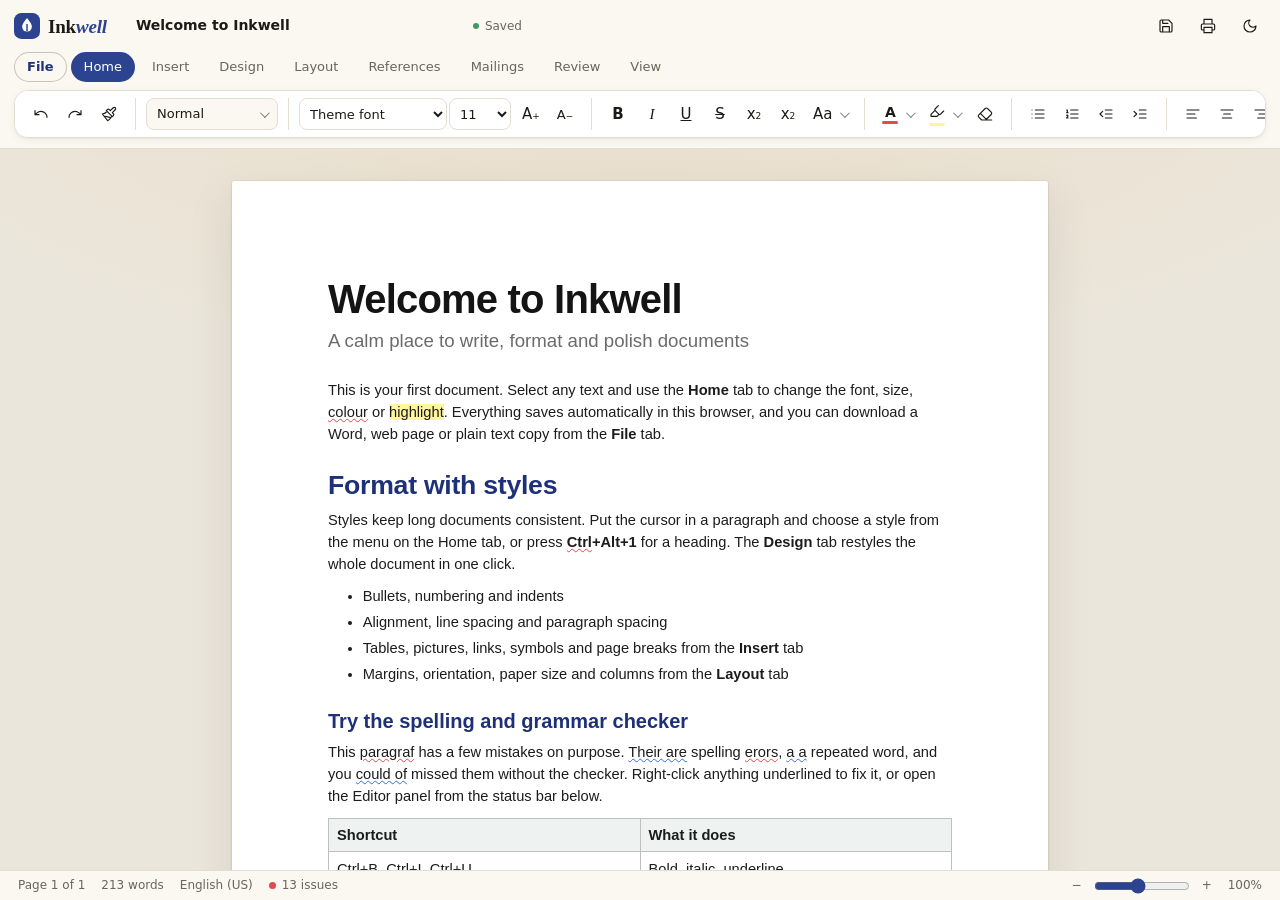
<file: index.html>
<!doctype html>
<html lang="en">
<head>
<meta charset="utf-8">
<meta name="viewport" content="width=device-width, initial-scale=1, viewport-fit=cover, interactive-widget=resizes-content">
<title>Inkwell</title>
<meta name="color-scheme" content="light dark">
<meta name="theme-color" content="#fbf8f2">
<link rel="icon" href="data:image/svg+xml,%3Csvg xmlns='http://www.w3.org/2000/svg' viewBox='0 0 32 32'%3E%3Crect width='32' height='32' rx='8' fill='%232c4390'/%3E%3Cpath d='M16 6c4 5 6 8 6 11a6 6 0 0 1-12 0c0-3 2-6 6-11z' fill='white'/%3E%3Cpath d='M16 14v8' stroke='%232c4390' stroke-width='1.8' stroke-linecap='round'/%3E%3C/svg%3E">
<link rel="stylesheet" href="css/doc.css">
<link rel="stylesheet" href="css/app.css">
</head>
<body>

<header class="titlebar">
  <div class="brand" aria-hidden="true">
    <svg viewBox="0 0 32 32" width="26" height="26"><rect width="32" height="32" rx="9" fill="var(--accent)"/><path d="M16 6c4 5 6 8 6 11a6 6 0 0 1-12 0c0-3 2-6 6-11z" fill="var(--on-accent)"/><path d="M16 14v8" stroke="var(--accent)" stroke-width="1.8" stroke-linecap="round"/></svg>
    <span class="wordmark">Ink<i>well</i></span>
  </div>
  <input id="title" class="doc-name" aria-label="Document name" spellcheck="false" autocomplete="off">
  <span id="save-state" class="save-state" aria-live="polite">Saved</span>
  <span class="spacer"></span>
  <button class="rb" data-cmd="save" data-icon="save" title="Save to this device (⌘S)" aria-label="Save to this device"></button>
  <button class="rb" data-cmd="print" data-icon="printer" title="Print or save as PDF (⌘P)" aria-label="Print"></button>
  <button class="rb" data-cmd="dark" data-icon="moon" id="dark-btn" title="Switch light / dark" aria-label="Toggle dark mode"></button>
</header>

<nav class="tabs" role="tablist" aria-label="Ribbon">
  <button class="tab file" data-cmd="backstage">File</button>
  <button class="tab on" data-tab="home" role="tab">Home</button>
  <button class="tab" data-tab="insert" role="tab">Insert</button>
  <button class="tab" data-tab="design" role="tab">Design</button>
  <button class="tab" data-tab="layout" role="tab">Layout</button>
  <button class="tab" data-tab="refs" role="tab">References</button>
  <button class="tab" data-tab="mail" role="tab">Mailings</button>
  <button class="tab" data-tab="review" role="tab">Review</button>
  <button class="tab" data-tab="view" role="tab">View</button>
  <button class="tab ctx" data-tab="table" role="tab" hidden>Table</button>
</nav>

<div class="ribbon" id="ribbon">
  <!-- HOME -->
  <div class="panel on" data-panel="home">
    <div class="grp">
      <button class="rb" data-cmd="undo" data-icon="undo" title="Undo (⌘Z)" aria-label="Undo"></button>
      <button class="rb" data-cmd="redo" data-icon="redo" title="Redo (⇧⌘Z)" aria-label="Redo"></button>
      <button class="rb" data-cmd="painter" data-icon="brush" title="Format painter: copy formatting, then select text to apply" aria-label="Format painter"></button>
    </div>
    <div class="grp">
      <button class="rb drop style-btn" data-menu="m-style" title="Paragraph style"><span id="style-label">Normal</span></button>
    </div>
    <div class="grp">
      <select id="font-name" class="sel font" data-cmd="fontName" title="Font" aria-label="Font"></select>
      <select id="font-size" class="sel size" data-cmd="fontSize" title="Font size" aria-label="Font size"></select>
      <button class="rb" data-cmd="grow" title="Increase font size" aria-label="Increase font size"><span class="glyph">A<sup>+</sup></span></button>
      <button class="rb" data-cmd="shrink" title="Decrease font size" aria-label="Decrease font size"><span class="glyph sm">A<sup>−</sup></span></button>
    </div>
    <div class="grp">
      <button class="rb" data-cmd="bold" title="Bold (⌘B)" aria-label="Bold"><span class="glyph"><b>B</b></span></button>
      <button class="rb" data-cmd="italic" title="Italic (⌘I)" aria-label="Italic"><span class="glyph serif"><i>I</i></span></button>
      <button class="rb" data-cmd="underline" title="Underline (⌘U)" aria-label="Underline"><span class="glyph"><u>U</u></span></button>
      <button class="rb" data-cmd="strike" title="Strikethrough" aria-label="Strikethrough"><span class="glyph"><s>S</s></span></button>
      <button class="rb" data-cmd="sub" title="Subscript" aria-label="Subscript"><span class="glyph">x<sub>2</sub></span></button>
      <button class="rb" data-cmd="sup" title="Superscript" aria-label="Superscript"><span class="glyph">x<sup>2</sup></span></button>
      <button class="rb drop" data-menu="m-case" title="Change case" aria-label="Change case"><span class="glyph">Aa</span></button>
    </div>
    <div class="grp">
      <button class="rb drop" data-menu="m-color" title="Text colour" aria-label="Text colour"><span class="glyph swatch-a">A<i id="color-bar" style="background:#e5484d"></i></span></button>
      <button class="rb drop" data-menu="m-hilite" title="Highlight" aria-label="Highlight"><span class="glyph swatch-a"><span data-icon="marker"></span><i id="hilite-bar" style="background:#fff59d"></i></span></button>
      <button class="rb" data-cmd="clear" data-icon="eraser" title="Clear formatting" aria-label="Clear formatting"></button>
    </div>
    <div class="grp">
      <button class="rb" data-cmd="ul" data-icon="list" title="Bullet list" aria-label="Bullet list"></button>
      <button class="rb" data-cmd="ol" data-icon="listOrdered" title="Numbered list" aria-label="Numbered list"></button>
      <button class="rb" data-cmd="outdent" data-icon="outdent" title="Decrease indent" aria-label="Decrease indent"></button>
      <button class="rb" data-cmd="indent" data-icon="indent" title="Increase indent" aria-label="Increase indent"></button>
    </div>
    <div class="grp">
      <button class="rb" data-cmd="align" data-val="Left" data-icon="alignLeft" title="Align left" aria-label="Align left"></button>
      <button class="rb" data-cmd="align" data-val="Center" data-icon="alignCenter" title="Centre" aria-label="Centre"></button>
      <button class="rb" data-cmd="align" data-val="Right" data-icon="alignRight" title="Align right" aria-label="Align right"></button>
      <button class="rb" data-cmd="align" data-val="Full" data-icon="alignJustify" title="Justify" aria-label="Justify"></button>
      <button class="rb drop" data-menu="m-spacing" data-icon="lineSpacing" title="Line and paragraph spacing" aria-label="Line and paragraph spacing"></button>
    </div>
    <div class="grp">
      <button class="rb wide" data-cmd="find" data-icon="search" title="Find and replace (⌘F)">Find</button>
    </div>
  </div>

  <!-- INSERT -->
  <div class="panel" data-panel="insert">
    <div class="grp">
      <button class="rb wide drop" data-menu="m-table" data-icon="table">Table</button>
      <button class="rb wide" data-cmd="image" data-icon="image">Picture</button>
      <button class="rb wide" data-cmd="link" data-icon="link" title="Insert link (⌘K)">Link</button>
    </div>
    <div class="grp">
      <button class="rb wide" data-cmd="pageBreak" data-icon="pageBreak" title="Page break (⌘↵)">Page break</button>
      <button class="rb wide" data-cmd="hr" data-icon="minus">Divider</button>
      <button class="rb wide" data-cmd="hf" data-icon="header">Header &amp; footer</button>
    </div>
    <div class="grp">
      <button class="rb wide drop" data-menu="m-shapes" data-icon="shapes">Shapes</button>
      <button class="rb wide" data-cmd="textbox" data-icon="textBox">Text box</button>
      <button class="rb wide" data-cmd="chart" data-icon="chart">Chart</button>
    </div>
    <div class="grp">
      <button class="rb wide" data-cmd="footnote" data-icon="footnote">Footnote</button>
      <button class="rb wide" data-cmd="endnote" data-icon="footnote">Endnote</button>
      <button class="rb wide" data-cmd="toc" data-icon="toc">Contents</button>
      <button class="rb wide" data-cmd="comment" data-icon="comment">Comment</button>
    </div>
    <div class="grp">
      <button class="rb wide" data-cmd="equation" data-icon="sigma">Equation</button>
      <button class="rb wide" data-cmd="wordart" data-icon="wordart">WordArt</button>
      <button class="rb wide" data-cmd="smartart" data-icon="network">SmartArt</button>
    </div>
    <div class="grp">
      <button class="rb wide" data-cmd="sectionBreak" data-icon="sectionBreak" title="Start a new section with its own header, footer and page numbers">Section break</button>
      <button class="rb wide" data-cmd="date" data-icon="calendar">Date</button>
      <button class="rb wide drop" data-menu="m-symbol" data-icon="omega">Symbol</button>
    </div>
  </div>

  <!-- DESIGN -->
  <div class="panel" data-panel="design">
    <div class="grp themes" id="themes"></div>
    <div class="grp">
      <select class="sel" id="tc-font" aria-label="Body font" title="Body font"></select>
      <select class="sel" id="tc-head" aria-label="Heading font" title="Heading font"></select>
      <label class="color-pick" title="Accent colour">Accent<input type="color" id="tc-accent" value="#2c4390" aria-label="Accent colour"></label>
      <button class="rb wide" data-cmd="themeReset" id="tc-reset" data-icon="undo">Reset</button>
    </div>
    <div class="grp">
      <button class="rb wide" data-cmd="stylesDlg" data-icon="palette">Modify styles</button>
    </div>
  </div>

  <!-- LAYOUT -->
  <div class="panel" data-panel="layout">
    <div class="grp">
      <button class="rb wide drop" data-menu="m-margins" data-icon="margins">Margins</button>
      <button class="rb wide drop" data-menu="m-orient" data-icon="fileText">Orientation</button>
      <button class="rb wide drop" data-menu="m-size" data-icon="file">Size</button>
      <button class="rb wide drop" data-menu="m-cols" data-icon="columns">Columns</button>
    </div>
    <div class="grp">
      <button class="rb wide drop" data-menu="m-spacing" data-icon="lineSpacing">Spacing</button>
      <button class="rb wide" data-cmd="outdent" data-icon="outdent">Indent less</button>
      <button class="rb wide" data-cmd="indent" data-icon="indent">Indent more</button>
    </div>
  </div>

  <!-- REFERENCES -->
  <div class="panel" data-panel="refs">
    <div class="grp">
      <button class="rb wide" data-cmd="toc" data-icon="toc">Contents</button>
      <button class="rb wide" data-cmd="tof" data-icon="toc">Table of figures</button>
      <button class="rb wide" data-cmd="footnote" data-icon="footnote">Footnote</button>
    </div>
    <div class="grp">
      <button class="rb wide" data-cmd="caption" data-val="Figure" data-icon="captionIc">Figure caption</button>
      <button class="rb wide" data-cmd="caption" data-val="Table" data-icon="captionIc">Table caption</button>
      <button class="rb wide" data-cmd="caption" data-val="Equation" data-icon="captionIc">Equation caption</button>
      <button class="rb wide" data-cmd="xref" data-icon="link">Cross-reference</button>
    </div>
    <div class="grp">
      <button class="rb wide" data-cmd="idxMark" data-icon="tag">Mark entry</button>
      <button class="rb wide" data-cmd="index" data-icon="listIdx">Insert index</button>
    </div>
    <div class="grp">
      <button class="rb wide" data-cmd="cite" data-icon="quote">Insert citation</button>
      <button class="rb wide" data-cmd="biblio" data-icon="book">Bibliography</button>
      <select class="sel" id="cite-style" data-cmd="citeStyle" aria-label="Citation style" title="Citation style">
        <option value="apa">APA</option><option value="mla">MLA</option><option value="ieee">IEEE (numbered)</option>
      </select>
    </div>
  </div>

  <!-- MAILINGS -->
  <div class="panel" data-panel="mail">
    <div class="grp">
      <button class="rb wide" data-cmd="mmRecipients" data-icon="users">Recipients</button>
      <button class="rb wide" data-cmd="mmFile" data-icon="download" title="Load recipients from a CSV, JSON or Excel file">From file</button>
      <button class="rb wide" data-cmd="mmField" data-icon="tag">Insert field</button>
    </div>
    <div class="grp">
      <button class="rb wide" data-cmd="mmPreview" data-icon="eye">Preview results</button>
      <button class="rb" data-cmd="mmPrev" data-icon="arrowLeft" title="Previous record" aria-label="Previous record"></button>
      <span class="mm-count" id="mm-count">No recipients</span>
      <button class="rb" data-cmd="mmNext" data-icon="arrowRight" title="Next record" aria-label="Next record"></button>
    </div>
    <div class="grp">
      <button class="rb wide" data-cmd="mmFinish" data-icon="filePlus">Finish &amp; merge</button>
      <button class="rb wide" data-cmd="mmPrint" data-icon="printer">Print all</button>
    </div>
  </div>

  <!-- REVIEW -->
  <div class="panel" data-panel="review">
    <div class="grp">
      <button class="rb wide" data-cmd="proofPane" data-icon="spell">Spelling &amp; grammar</button>
      <label class="switch" title="Underline spelling and grammar issues as you type"><input type="checkbox" id="proof-on" checked><span></span>Check as you type</label>
      <button class="rb wide drop" data-menu="m-lang" data-icon="globe"><span id="lang-label">English (UK)</span></button>
    </div>
    <div class="grp">
      <button class="rb wide" data-cmd="wordCount" data-icon="hash">Word count</button>
      <button class="rb wide" data-cmd="readAloud" data-icon="volume" id="read-btn">Read aloud</button>
    </div>
    <div class="grp">
      <button class="rb wide" data-cmd="thesaurus" data-icon="book">Thesaurus</button>
      <button class="rb wide" data-cmd="translate" data-icon="globe">Translate</button>
      <button class="rb wide" data-cmd="dictate" data-icon="mic" title="Speak and it types (needs a browser with speech recognition)">Dictate</button>
    </div>
    <div class="grp">
      <button class="rb wide" data-cmd="comment" data-icon="comment">New comment</button>
      <button class="rb wide" data-cmd="reviewPane" data-icon="comment">Comments &amp; changes</button>
    </div>
    <div class="grp">
      <button class="rb wide" data-cmd="track" data-icon="track" aria-pressed="false">Track changes</button>
      <button class="rb wide" data-cmd="acceptAll" data-icon="check">Accept all</button>
      <button class="rb wide" data-cmd="rejectAll" data-icon="x">Reject all</button>
    </div>
    <div class="grp">
      <button class="rb wide" data-cmd="compare" data-icon="track" title="Show what changed between two saved versions, a version and this document, or a file">Compare</button>
      <button class="rb wide" data-cmd="accessibility" data-icon="eye" title="Check alt text, headings, tables, links and colour contrast">Accessibility</button>
    </div>
  </div>

  <!-- VIEW -->
  <div class="panel" data-panel="view">
    <div class="grp">
      <button class="rb wide" data-cmd="navPane" data-icon="panelLeft">Navigation</button>
      <button class="rb wide" data-cmd="focus" data-icon="maximize" title="Hide everything but the page (Esc to exit)">Focus</button>
      <button class="rb wide" data-cmd="dark" data-icon="moon">Dark mode</button>
    </div>
    <div class="grp">
      <button class="rb" data-cmd="zoomOut" data-icon="minus" title="Zoom out" aria-label="Zoom out"></button>
      <button class="rb wide" data-cmd="zoom" data-val="100" title="Reset zoom"><span class="zoom-label">100%</span></button>
      <button class="rb" data-cmd="zoomIn" data-icon="plus" title="Zoom in" aria-label="Zoom in"></button>
      <button class="rb wide" data-cmd="zoomFit">Fit width</button>
    </div>
    <div class="grp">
      <button class="rb wide" data-cmd="macroRecord" data-icon="record">Record macro</button>
      <button class="rb wide" data-cmd="macroRun" data-icon="play">Run macro</button>
      <button class="rb wide" data-cmd="macroDelete" data-icon="trash">Delete macro</button>
    </div>
  </div>

  <!-- TABLE (contextual) -->
  <div class="panel" data-panel="table">
    <div class="grp">
      <button class="rb wide" data-cmd="rowAbove" data-icon="plus">Row above</button>
      <button class="rb wide" data-cmd="rowBelow" data-icon="plus">Row below</button>
      <button class="rb wide" data-cmd="colLeft" data-icon="plus">Column left</button>
      <button class="rb wide" data-cmd="colRight" data-icon="plus">Column right</button>
    </div>
    <div class="grp">
      <button class="rb wide" data-cmd="headerRow" data-icon="table">Header row</button>
      <button class="rb wide" data-cmd="repeatHead" data-icon="header" title="Repeat the header row at the top of each page">Repeat header</button>
      <button class="rb wide" data-cmd="tableSort" data-icon="sort">Sort</button>
      <button class="rb wide" data-cmd="tableFormula" data-icon="sigma">Formula</button>
      <button class="rb wide" data-cmd="mergeCells" data-icon="merge">Merge cells</button>
      <button class="rb wide" data-cmd="splitCell" data-icon="split">Split cell</button>
    </div>
    <div class="grp">
      <button class="rb wide drop" data-menu="m-shade" data-icon="palette">Shading</button>
      <button class="rb wide drop" data-menu="m-borders" data-icon="borders">Borders</button>
      <button class="rb wide drop" data-menu="m-cellborders" data-icon="borders" title="Draw or remove a border on one side of the selected cells">Cell borders</button>
    </div>
    <div class="grp">
      <button class="rb wide" data-cmd="delRow" data-icon="trash">Delete row</button>
      <button class="rb wide" data-cmd="delCol" data-icon="trash">Delete column</button>
      <button class="rb wide danger" data-cmd="delTable" data-icon="trash">Delete table</button>
    </div>
  </div>
</div>

<main class="workspace">
  <aside class="pane left" id="nav-pane" hidden aria-label="Navigation">
    <div class="pane-head"><h2>Navigation</h2><button class="rb" data-cmd="navPane" data-icon="x" aria-label="Close navigation"></button></div>
    <div id="outline" class="outline"></div>
  </aside>

  <div class="canvas" id="canvas">
    <div class="page" id="page">
      <div id="editor" class="doc" contenteditable="true" spellcheck="false" role="textbox" aria-multiline="true" aria-label="Document"></div>
    </div>
    <div id="img-box" class="img-box" hidden>
      <div class="img-bar">
        <button class="rb" data-cmd="imgAlign" data-val="inline" title="In line with text" data-icon="alignJustify"></button>
        <button class="rb" data-cmd="imgAlign" data-val="left" title="Wrap, left" data-icon="alignLeft"></button>
        <button class="rb" data-cmd="imgAlign" data-val="center" title="Centre" data-icon="alignCenter"></button>
        <button class="rb" data-cmd="imgAlign" data-val="right" title="Wrap, right" data-icon="alignRight"></button>
        <button class="rb for-shape" data-menu="m-fill" title="Fill colour" data-icon="palette"></button>
        <button class="rb for-obj" data-cmd="objEdit" title="Edit" data-icon="edit"></button>
        <button class="rb for-chart" data-cmd="chartEdit" title="Edit chart data" data-icon="chart"></button>
        <button class="rb" data-cmd="imgDelete" title="Delete" data-icon="trash"></button>
      </div>
      <span class="img-handle" id="img-handle" title="Drag to resize"></span>
    </div>
  </div>

  <aside class="pane right" id="side-pane" hidden aria-label="Side panel">
    <!-- Proofing -->
    <section id="proof-pane" hidden>
      <div class="pane-head"><h2>Editor</h2><button class="rb" data-cmd="closeSide" data-icon="x" aria-label="Close"></button></div>
      <div class="score">
        <svg viewBox="0 0 44 44" width="56" height="56" class="ring"><circle cx="22" cy="22" r="19" class="ring-bg"/><circle cx="22" cy="22" r="19" class="ring-fg" id="ring-fg"/></svg>
        <div><div class="score-num" id="score-num">–</div><div class="score-sub" id="score-sub">Checking…</div></div>
      </div>
      <div class="counts" id="proof-counts"></div>
      <div class="issues" id="issues"></div>
    </section>
    <!-- Find -->
    <section id="find-pane" hidden>
      <div class="pane-head"><h2>Find and replace</h2><button class="rb" data-cmd="closeSide" data-icon="x" aria-label="Close"></button></div>
      <div class="find-form">
        <label class="field"><span>Find</span><input id="find-q" type="text" autocomplete="off" spellcheck="false"></label>
        <label class="field"><span>Replace with</span><input id="find-r" type="text" autocomplete="off" spellcheck="false"></label>
        <div class="row">
          <label class="check"><input type="checkbox" id="find-case">Match case</label>
          <label class="check"><input type="checkbox" id="find-word">Whole words</label>
        </div>
        <div class="row">
          <button class="btn" data-cmd="findPrev">Previous</button>
          <button class="btn" data-cmd="findNext">Next</button>
          <span class="find-count" id="find-count"></span>
        </div>
        <div class="row">
          <button class="btn" data-cmd="replaceOne">Replace</button>
          <button class="btn primary" data-cmd="replaceAll">Replace all</button>
        </div>
      </div>
    </section>
    <!-- Review -->
    <section id="review-pane" hidden>
      <div class="pane-head"><h2>Comments and changes</h2><button class="rb" data-cmd="closeSide" data-icon="x" aria-label="Close"></button></div>
      <div class="find-form">
        <label class="field"><span>Your name</span><input id="rv-author" type="text" autocomplete="off" maxlength="40"></label>
        <div id="rv-compose" class="rv-compose" hidden>
          <p class="issue-ctx" id="rv-quote"></p>
          <label class="field"><span>Comment</span><textarea id="rv-text" rows="3"></textarea></label>
          <div class="row">
            <button class="btn primary" data-cmd="commentSave" id="rv-save">Add comment</button>
            <button class="btn" data-cmd="commentCancel">Cancel</button>
          </div>
        </div>
        <div class="rv-nav" id="rv-nav" hidden>
          <button class="btn" data-cmd="prevChange" aria-label="Previous change" aria-keyshortcuts="Control+Alt+BracketLeft Meta+Alt+BracketLeft" title="Previous change (Ctrl+Alt+[ or ⌥⌘[)">&lsaquo; Previous</button>
          <span id="rv-pos" aria-live="polite">0 changes</span>
          <button class="btn" data-cmd="nextChange" aria-label="Next change" aria-keyshortcuts="Control+Alt+BracketRight Meta+Alt+BracketRight" title="Next change (Ctrl+Alt+] or ⌥⌘])">Next &rsaquo;</button>
        </div>
        <div class="row" id="rv-bulk" hidden>
          <button class="btn" data-cmd="acceptAll">Accept all</button>
          <button class="btn" data-cmd="rejectAll">Reject all</button>
        </div>
      </div>
      <p class="rv-empty" id="rv-empty">No comments or tracked changes yet. Select some text and choose New comment, or turn on Track changes.</p>
      <div class="issues" id="rv-list"></div>
    </section>
  </aside>
</main>

<footer class="statusbar">
  <span id="st-page">Page 1 of 1</span>
  <button class="st-btn" data-cmd="wordCount" id="st-words">0 words</button>
  <span id="st-lang" class="st-dim"></span>
  <button class="st-btn" data-cmd="reviewPane" id="st-track" hidden>Tracking changes</button>
  <button class="st-btn proof-chip" data-cmd="proofPane" id="st-proof"><i class="dot"></i><span>Checking…</span></button>
  <span class="spacer"></span>
  <button class="st-btn" data-cmd="zoomOut" aria-label="Zoom out">−</button>
  <input type="range" id="zoom-range" min="25" max="200" step="10" value="100" aria-label="Zoom">
  <button class="st-btn" data-cmd="zoomIn" aria-label="Zoom in">+</button>
  <span class="zoom-label st-zoom">100%</span>
</footer>

<button id="focus-exit" class="btn" data-cmd="focus" hidden>Exit focus</button>

<!-- ============ menus ============ -->
<div class="menu styles" id="m-style" hidden>
  <button data-cmd="style" data-val="normal"><span class="pv">Normal</span></button>
  <button data-cmd="style" data-val="nospace"><span class="pv">No spacing</span></button>
  <button data-cmd="style" data-val="title"><span class="pv pv-title">Title</span></button>
  <button data-cmd="style" data-val="subtitle"><span class="pv pv-sub">Subtitle</span></button>
  <button data-cmd="style" data-val="h1"><span class="pv pv-h1">Heading 1</span><kbd>⌥⌘1</kbd></button>
  <button data-cmd="style" data-val="h2"><span class="pv pv-h2">Heading 2</span><kbd>⌥⌘2</kbd></button>
  <button data-cmd="style" data-val="h3"><span class="pv pv-h3">Heading 3</span><kbd>⌥⌘3</kbd></button>
  <button data-cmd="style" data-val="quote"><span class="pv pv-quote">Quote</span></button>
  <button data-cmd="style" data-val="code"><span class="pv pv-code">Code block</span></button>
  <hr id="sty-sep">
  <button data-cmd="stylesDlg">Modify styles…</button>
</div>

<div class="menu" id="m-shapes" hidden></div>
<div class="menu pal" id="m-fill" hidden><div class="swatches"></div></div>
<div class="menu pal" id="m-shade" hidden><div class="swatches"></div>
  <button data-cmd="shade" data-val="">No fill</button></div>
<div class="menu" id="m-borders" hidden>
  <button data-cmd="borders" data-val="">All borders</button>
  <button data-cmd="borders" data-val="outer">Outside only</button>
  <button data-cmd="borders" data-val="horizontal">Horizontal lines</button>
  <button data-cmd="borders" data-val="striped">Striped rows</button>
  <button data-cmd="borders" data-val="none">No borders</button>
</div>

<div class="menu" id="m-cellborders" hidden>
  <button data-cmd="cellBorder" data-val="top">Top border</button>
  <button data-cmd="cellBorder" data-val="bottom">Bottom border</button>
  <button data-cmd="cellBorder" data-val="left">Left border</button>
  <button data-cmd="cellBorder" data-val="right">Right border</button>
  <button data-cmd="cellBorder" data-val="all">All sides</button>
  <button data-cmd="cellBorder" data-val="clear">Clear cell borders</button>
</div>

<div class="menu" id="m-case" hidden>
  <button data-cmd="case" data-val="sentence">Sentence case.</button>
  <button data-cmd="case" data-val="lower">lowercase</button>
  <button data-cmd="case" data-val="upper">UPPERCASE</button>
  <button data-cmd="case" data-val="title">Capitalize Each Word</button>
  <button data-cmd="case" data-val="toggle">tOGGLE cASE</button>
</div>

<div class="menu pal" id="m-color" hidden><div class="swatches" data-pal="color"></div>
  <label class="custom">Custom<input type="color" data-cmd="color" value="#2c4390"></label></div>
<div class="menu pal" id="m-hilite" hidden><div class="swatches" data-pal="hilite"></div>
  <button data-cmd="hilite" data-val="transparent">No highlight</button></div>

<div class="menu" id="m-spacing" hidden>
  <div class="menu-label">Line spacing</div>
  <button data-cmd="lineHeight" data-val="1">Single</button>
  <button data-cmd="lineHeight" data-val="1.15">1.15</button>
  <button data-cmd="lineHeight" data-val="1.5">1.5</button>
  <button data-cmd="lineHeight" data-val="2">Double</button>
  <hr>
  <div class="menu-label">Paragraph</div>
  <button data-cmd="space" data-val="before:12">Add space before</button>
  <button data-cmd="space" data-val="before:0">Remove space before</button>
  <button data-cmd="space" data-val="after:12">Add space after</button>
  <button data-cmd="space" data-val="after:0">Remove space after</button>
</div>

<div class="menu" id="m-table" hidden>
  <div class="tgrid" id="tgrid"></div>
  <div class="tgrid-label" id="tgrid-label">Insert table</div>
</div>

<div class="menu" id="m-symbol" hidden><div class="symbols" id="symbols"></div></div>

<div class="menu" id="m-margins" hidden>
  <button data-cmd="margins" data-val="normal">Normal <small>2.54 cm all round</small></button>
  <button data-cmd="margins" data-val="narrow">Narrow <small>1.27 cm all round</small></button>
  <button data-cmd="margins" data-val="moderate">Moderate <small>1.91 cm sides</small></button>
  <button data-cmd="margins" data-val="wide">Wide <small>5.08 cm sides</small></button>
</div>
<div class="menu" id="m-orient" hidden>
  <button data-cmd="orient" data-val="portrait">Portrait</button>
  <button data-cmd="orient" data-val="landscape">Landscape</button>
</div>
<div class="menu" id="m-size" hidden>
  <button data-cmd="pageSize" data-val="A4">A4 <small>21 × 29.7 cm</small></button>
  <button data-cmd="pageSize" data-val="Letter">Letter <small>8.5 × 11 in</small></button>
  <button data-cmd="pageSize" data-val="Legal">Legal <small>8.5 × 14 in</small></button>
  <button data-cmd="pageSize" data-val="A5">A5 <small>14.8 × 21 cm</small></button>
</div>
<div class="menu" id="m-cols" hidden>
  <button data-cmd="cols" data-val="1">One</button>
  <button data-cmd="cols" data-val="2">Two</button>
  <button data-cmd="cols" data-val="3">Three</button>
  <button data-cmd="colBalance" title="Even out the columns on the last page (print and Word already do this when a section ends)">Balance last page</button>
</div>
<div class="menu" id="m-lang" hidden>
  <button data-cmd="lang" data-val="en_GB">English (UK)</button>
  <button data-cmd="lang" data-val="en_US">English (US)</button>
</div>

<div class="menu ctx-menu" id="ctx" hidden></div>

<!-- ============ backstage ============ -->
<div class="backstage" id="backstage" hidden>
  <div class="bs-side">
    <button class="bs-back" data-cmd="backstage" data-icon="arrowLeft">Back to document</button>
    <button class="bs-item" data-cmd="new" data-icon="filePlus">New blank document</button>
    <button class="bs-item" data-cmd="open" data-icon="folder">Open a file…<small>.docx, .html, .txt</small></button>
    <button class="bs-item" data-cmd="save" data-icon="save">Save to this device<small>⌘S</small></button>
    <button class="bs-item" data-cmd="saveAs" data-icon="save">Save as…<small>⇧⌘S</small></button>
    <button class="bs-item" data-cmd="templates" data-icon="layout">Templates</button>
    <button class="bs-item" data-cmd="versions" data-icon="clock">Version history</button>
    <button class="bs-item" data-cmd="protect" data-icon="lock">Protect document<small>Off</small></button>
    <div class="bs-label">Download a copy</div>
    <button class="bs-item" data-cmd="saveDocx" data-icon="download">Word document<small>.docx</small></button>
    <button class="bs-item" data-cmd="savePdf" data-icon="download">PDF with selectable text<small>.pdf</small></button>
    <button class="bs-item" data-cmd="savePdfFonts" data-icon="download" id="bs-pdf-fonts">PDF with your fonts embedded<small>.pdf, Chrome or Edge</small></button>
    <button class="bs-item" data-cmd="saveHtml" data-icon="download">Web page<small>.html</small></button>
    <button class="bs-item" data-cmd="saveTxt" data-icon="download">Plain text<small>.txt</small></button>
    <button class="bs-item" data-cmd="print" data-icon="printer">Print or save as PDF</button>
  </div>
  <div class="bs-main">
    <h1>Your documents</h1>
    <p class="bs-note">Documents save automatically in this browser as you type.</p>
    <div id="recent" class="recent"></div>
  </div>
</div>

<!-- ============ dialogs ============ -->
<dialog id="dlg-link" class="dlg">
  <form method="dialog">
    <h2>Insert link</h2>
    <label class="field"><span>Text to display</span><input id="link-text" type="text" autocomplete="off"></label>
    <label class="field"><span>Address</span><input id="link-url" type="text" placeholder="https://" autocomplete="off" spellcheck="false"></label>
    <div class="dlg-actions">
      <button class="btn" value="remove" id="link-remove">Remove link</button>
      <span class="spacer"></span>
      <button class="btn" value="cancel">Cancel</button>
      <button class="btn primary" value="ok">Insert</button>
    </div>
  </form>
</dialog>

<dialog id="dlg-count" class="dlg">
  <form method="dialog">
    <h2>Word count</h2>
    <dl class="stats" id="stats"></dl>
    <div class="dlg-actions"><span class="spacer"></span><button class="btn primary" value="ok">Done</button></div>
  </form>
</dialog>

<dialog id="dlg-hf" class="dlg">
  <form method="dialog">
    <h2>Header and footer</h2>
    <div class="field-row">
      <label class="field grow"><span>Header text</span><input id="hf-header" type="text" autocomplete="off" maxlength="120"></label>
      <label class="field"><span>Position</span><select id="hf-header-align"><option value="left">Left</option><option value="center">Centre</option><option value="right">Right</option></select></label>
    </div>
    <div class="field-row">
      <label class="field grow"><span>Footer text</span><input id="hf-footer" type="text" autocomplete="off" maxlength="120"></label>
      <label class="field"><span>Position</span><select id="hf-footer-align"><option value="left">Left</option><option value="center">Centre</option><option value="right">Right</option></select></label>
    </div>
    <div class="field-row">
      <label class="field grow"><span>Page numbers</span><select id="hf-num"><option value="none">None</option><option value="top-right">Top right</option><option value="bottom-left">Bottom left</option><option value="bottom-center">Bottom centre</option><option value="bottom-right">Bottom right</option></select></label>
      <label class="field grow"><span>Number format</span><select id="hf-format"><option value="1">1, 2, 3</option><option value="page">Page 1</option><option value="of">Page 1 of 3</option></select></label>
    </div>
    <label class="check"><input type="checkbox" id="hf-first">First page is different (blank unless you add text below)</label>
    <div class="field-row">
      <label class="field grow"><span>First-page header text</span><input id="hf-first-header" type="text" autocomplete="off" maxlength="120"></label>
      <label class="field grow"><span>First-page footer text</span><input id="hf-first-footer" type="text" autocomplete="off" maxlength="120"></label>
    </div>
    <div class="dlg-actions"><span class="spacer"></span><button class="btn" value="cancel">Cancel</button><button class="btn primary" value="ok">Apply</button></div>
  </form>
</dialog>

<dialog id="dlg-chart" class="dlg wide">
  <form method="dialog">
    <h2>Chart</h2>
    <div class="field-row">
      <label class="field"><span>Type</span><select id="ch-type"><option value="column">Column</option><option value="stacked">Stacked column</option><option value="stacked100">100% stacked column</option><option value="bar">Bar</option><option value="line">Line</option><option value="area">Area</option><option value="combo">Column + lines</option><option value="scatter">Scatter (XY)</option><option value="bubble">Bubble (XY + size)</option><option value="radar">Radar</option><option value="pie">Pie</option><option value="donut">Doughnut</option></select></label>
      <label class="field grow"><span>Title</span><input id="ch-title" type="text" autocomplete="off" maxlength="80"></label>
    </div>
    <div class="field-row">
      <label class="field grow"><span>Category axis title</span><input id="ch-cat" type="text" autocomplete="off" maxlength="60"></label>
      <label class="field grow"><span>Value axis title</span><input id="ch-val" type="text" autocomplete="off" maxlength="60"></label>
    </div>
    <div class="field-row">
      <label class="field grow"><span>Value axis minimum</span><input id="ch-min" type="text" inputmode="decimal" autocomplete="off" placeholder="Automatic"></label>
      <label class="field grow"><span>Value axis maximum</span><input id="ch-max" type="text" inputmode="decimal" autocomplete="off" placeholder="Automatic"></label>
      <label class="field grow"><span>Number format</span><input id="ch-fmt" type="text" autocomplete="off" maxlength="30" placeholder="General, e.g. $#,##0 or 0.0%"></label>
    </div>
    <label class="check"><input type="checkbox" id="ch-labels">Show data labels</label>
    <label class="check"><input type="checkbox" id="ch-grid" checked>Show gridlines</label>
    <div class="field-row" id="ch-sec-row">
      <label class="check"><input type="checkbox" id="ch-sec">Plot the lines on a secondary value axis (right)</label>
      <label class="field grow"><span>Secondary axis title</span><input id="ch-sectitle" type="text" autocomplete="off" maxlength="60"></label>
    </div>
    <label class="field"><span>Data: first row is the series names, first column is the labels</span><textarea id="ch-data" rows="8" spellcheck="false"></textarea></label>
    <p class="dlg-note">Separate values with commas or paste straight from a spreadsheet. A pie chart uses the first series, a column + lines chart draws the first series as columns and the rest as lines, a scatter chart reads the label column as X values, and a bubble chart reads it as X values too, then takes the series in pairs: a Y series followed by its size series (a last Y with no size gets equal bubbles).</p>
    <div class="dlg-actions"><span class="spacer"></span><button class="btn" value="cancel">Cancel</button><button class="btn primary" value="ok" id="ch-ok">Insert chart</button></div>
  </form>
</dialog>

<dialog id="dlg-styles" class="dlg wide">
  <form method="dialog">
    <h2>Modify styles</h2>
    <div class="field-row">
      <label class="field grow"><span>Style</span><select id="sty-pick"></select></label>
      <button class="btn" type="button" id="sty-new">New style</button>
    </div>
    <label class="field" id="sty-name-row" hidden><span>Name</span><input id="sty-name" type="text" autocomplete="off" maxlength="40"></label>
    <div class="field-row">
      <label class="field grow"><span>Font</span><select id="sty-font"></select></label>
      <label class="field narrow"><span>Size (pt)</span><input id="sty-size" type="number" min="6" max="96" step="0.5" placeholder="Auto"></label>
      <label class="field narrow"><span>Colour</span><span class="color-row"><input type="checkbox" id="sty-color-on" aria-label="Use a custom colour"><input type="color" id="sty-color" value="#1c1c1c"></span></label>
    </div>
    <div class="field-row">
      <label class="field grow"><span>Weight</span><select id="sty-bold"><option value="">Default</option><option value="normal">Regular</option><option value="bold">Bold</option></select></label>
      <label class="field grow"><span>Slant</span><select id="sty-italic"><option value="">Default</option><option value="normal">Upright</option><option value="italic">Italic</option></select></label>
      <label class="field grow"><span>Alignment</span><select id="sty-align"><option value="">Default</option><option value="left">Left</option><option value="center">Centre</option><option value="right">Right</option><option value="justify">Justified</option></select></label>
    </div>
    <div class="field-row">
      <label class="field grow"><span>Space before (pt)</span><input id="sty-before" type="number" min="0" max="96" step="1" placeholder="Auto"></label>
      <label class="field grow"><span>Space after (pt)</span><input id="sty-after" type="number" min="0" max="96" step="1" placeholder="Auto"></label>
    </div>
    <div class="sty-preview doc" id="sty-preview" aria-label="Preview"></div>
    <div class="dlg-actions"><button class="btn" type="button" id="sty-reset">Reset to default</button><span class="spacer"></span><button class="btn primary" value="ok">Done</button></div>
  </form>
</dialog>

<input type="file" id="file-image" accept="image/*" hidden>
<input type="file" id="file-open" accept=".docx,.html,.htm,.txt,.md" hidden>
<div id="toast" class="toast" role="status" hidden></div>

<script type="module" src="js/app.js"></script>
</body>
</html>
</file>
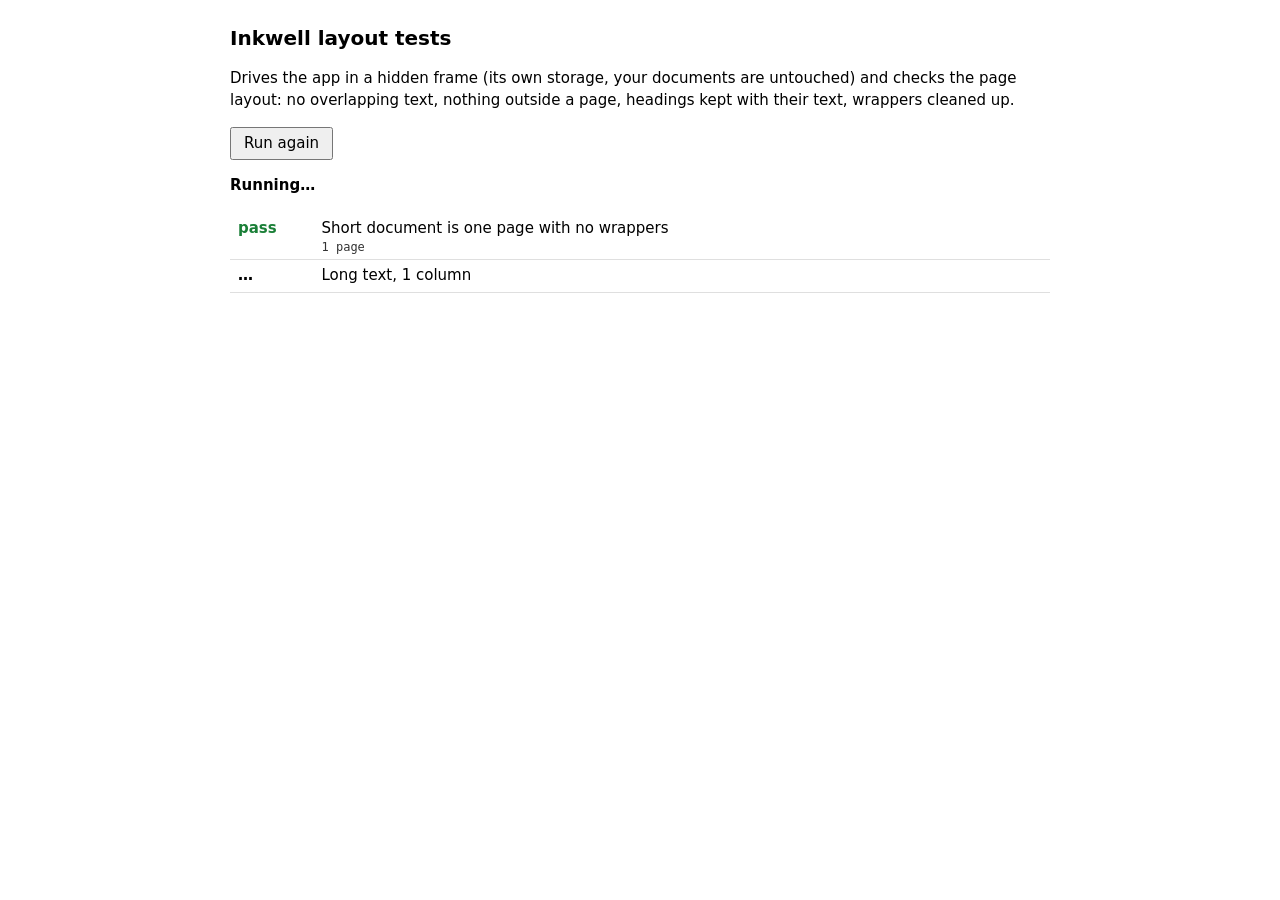
<file: tests/layout.html>
<!doctype html>
<html lang="en">
<head>
<meta charset="utf-8">
<meta name="viewport" content="width=device-width, initial-scale=1">
<title>Inkwell layout tests</title>
<style>
  :root { color-scheme: light dark; font: 15px/1.45 system-ui, sans-serif; }
  body { margin: 0 auto; max-width: 820px; padding: 24px 16px 60px; }
  h1 { font-size: 20px; margin: 0 0 4px; }
  #sum { font-weight: 600; margin: 0 0 16px; }
  #sum.ok { color: #1a7f37; } #sum.bad { color: #cf222e; }
  table { border-collapse: collapse; width: 100%; }
  td { border-bottom: 1px solid #8884; padding: 5px 8px; vertical-align: top; }
  td:first-child { width: 4.5em; font-weight: 600; }
  .pass { color: #1a7f37; } .fail { color: #cf222e; }
  .detail { font: 12px ui-monospace, monospace; opacity: .8; white-space: pre-wrap; }
  iframe { position: fixed; left: -9999px; top: 0; width: 1300px; height: 900px; border: 0; }
  button { font: inherit; padding: 4px 12px; }
</style>
</head>
<body>
<h1>Inkwell layout tests</h1>
<p>Drives the app in a hidden frame (its own storage, your documents are untouched) and checks the page layout: no overlapping text, nothing outside a page, headings kept with their text, wrappers cleaned up.</p>
<p><button id="run">Run again</button></p>
<p id="sum">Running…</p>
<table id="out"></table>
<iframe id="app" title="Inkwell under test"></iframe>
<script>document.getElementById("app").src = "../index.html?test&_=" + Date.now();</script>
<script>
const frame = document.getElementById('app');
const sleep = (ms) => new Promise((r) => setTimeout(r, ms));
let W, D, ed, page;

const lorem = (n) => Array.from({ length: n }, (_, i) => `Lorem ${i} ipsum dolor sit amet consectetur`).join(' ');
const svg = (w, h) => 'data:image/svg+xml,' + encodeURIComponent(`<svg xmlns="http://www.w3.org/2000/svg" width="${w}" height="${h}"><rect width="${w}" height="${h}" fill="#c33"/></svg>`);
const B = '1px solid #000';

async function boot() {
  await new Promise((res) => { if (frame.contentDocument && frame.contentDocument.readyState === 'complete' && frame.contentDocument.querySelector('#editor')) res(); else frame.onload = res; });
  W = frame.contentWindow; D = frame.contentDocument;
  for (let i = 0; i < 40 && !D.querySelector('.sheets .sheet'); i++) await sleep(100);
  ed = D.querySelector('#editor'); page = ed.parentElement;
}
const sheetsEl = () => page.querySelector('.sheets');
const pageH = () => Math.round(page.getBoundingClientRect().height);

async function settle() {
  let last = -1, same = 0;
  for (let i = 0; i < 40 && same < 3; i++) { await sleep(200); const h = pageH() + '/' + ed.querySelectorAll('.pgs-part').length; same = h === last ? same + 1 : 0; last = h; }
}
async function load(html, cols = 1) {
  ed.innerHTML = html;
  ed.dispatchEvent(new Event('input', { bubbles: true }));
  await setCols(cols);
}
async function setCols(n) {
  D.querySelector(`#m-cols [data-val="${n}"]`).click();
  await settle();
}

// ---- measurements -------------------------------------------------------
function textRects() {
  const out = [], w = D.createTreeWalker(ed, NodeFilter.SHOW_TEXT);
  let n;
  while ((n = w.nextNode())) {
    if (!n.nodeValue.trim()) continue;
    const p = n.parentElement;
    if (p.closest('.textbox, td table, [contenteditable="false"]')) continue;
    const r = D.createRange(); r.selectNodeContents(n);
    for (const q of r.getClientRects()) if (q.width > 1 && q.height > 3) out.push({ l: q.left, r: q.right, t: q.top, b: q.bottom, n });
  }
  return out;
}
function overlaps(rs) {
  const s = [...rs].sort((a, b) => a.t - b.t), bad = [];
  for (let i = 0; i < s.length; i++) {
    for (let j = i + 1; j < s.length && s[j].t < s[i].b; j++) {
      const a = s[i], b = s[j];
      const ow = Math.min(a.r, b.r) - Math.max(a.l, b.l), oh = Math.min(a.b, b.b) - Math.max(a.t, b.t);
      if (ow > 3 && oh > 0.45 * Math.min(a.b - a.t, b.b - b.t)) bad.push(`"${a.n.nodeValue.slice(0, 18)}" over "${b.n.nodeValue.slice(0, 18)}"`);
    }
  }
  return bad;
}
function outside(rs) {
  const sh = [...sheetsEl().children].map((s) => s.getBoundingClientRect());
  return rs.filter((q) => !sh.some((s) => q.t >= s.top - 1 && q.b <= s.bottom + 1 && q.l >= s.left - 1 && q.r <= s.right + 1)).map((q) => `"${q.n.nodeValue.slice(0, 20)}" at y=${Math.round(q.t)}`);
}
function orphanHeadings() {
  const out = [];
  ed.querySelectorAll('h1,h2,h3').forEach((h) => {
    const n = h.nextElementSibling; if (!n) return;
    const a = h.getBoundingClientRect(), b = n.getBoundingClientRect();
    if (b.top < a.top - 1 || Math.abs(b.left - a.left) > 5 || b.top - a.bottom > 150) out.push(h.textContent);
  });
  return out;
}
const sheetCount = () => sheetsEl().children.length;
const bodyMax = () => Math.max(...[...sheetsEl().children].map((s) => s.getBoundingClientRect().height));

// ---- fixtures -----------------------------------------------------------
const longText = () => Array.from({ length: 30 }, (_, i) => `<p>${lorem(30 + (i % 5) * 20)}</p>`).join('');
const headings = () => Array.from({ length: 40 }, (_, i) => `<h2>Heading ${i}</h2><p>${lorem(8 + (i % 4) * 8)}</p>`).join('');
const tallRow = (n) => `<table style="width:100%;border-collapse:collapse"><tbody><tr><td style="border:${B};background:#eef">a</td><td style="border:${B};background:#fee">${Array.from({ length: n }, (_, i) => `line ${i} lorem ipsum dolor`).join(' ')}</td></tr><tr><td style="border:${B}">x</td><td style="border:${B}">y</td></tr></tbody></table>`;
const shortRows = (n) => `<table style="width:100%;border-collapse:collapse"><tbody>${Array.from({ length: n }, (_, i) => `<tr><td style="border:${B}">r${i}</td><td style="border:${B}">cell ${i}</td></tr>`).join('')}</tbody></table>`;

// ---- tests --------------------------------------------------------------
const clean = (name, html, cols, opts = {}) => ({
  name,
  async run() {
    await load(html(), cols);
    const rs = textRects(), f = [];
    if (opts.pages) { if (sheetCount() < opts.pages) f.push(`expected at least ${opts.pages} pages, got ${sheetCount()}`); }
    if (opts.parts && !ed.querySelector('.pgs-part')) f.push('expected the text to be split into column parts');
    f.push(...overlaps(rs).slice(0, 3).map((x) => 'overlap: ' + x), ...outside(rs).slice(0, 3).map((x) => 'outside page: ' + x));
    return { fail: f, info: `${sheetCount()} pages, ${rs.length} lines` };
  },
});

const tests = [
  { name: 'Short document is one page with no wrappers', async run() {
    await load('<p>Hello</p><p>World</p>', 1);
    const f = []; if (sheetCount() !== 1) f.push('pages: ' + sheetCount()); if (ed.querySelector('.pgs-part')) f.push('unexpected column parts');
    return { fail: f, info: `${sheetCount()} page` };
  } },
  clean('Long text, 1 column', longText, 1, { pages: 2 }),
  clean('Long text, 2 columns', longText, 2, { pages: 2, parts: true }),
  clean('Long text, 3 columns', longText, 3, { parts: true }),
  clean('Tall table row, 1 column', () => `<p>intro</p>${tallRow(150)}<p>tail</p>`, 1, { pages: 3 }),
  clean('Tall table row, 2 columns', () => `<p>intro</p>${tallRow(150)}<p>tail</p>`, 2, { parts: true }),
  clean('Tall table row, 3 columns', () => `<p>intro</p>${shortRows(40)}${tallRow(120)}<p>${lorem(200)}</p>`, 3, { parts: true }),
  { name: 'Split row draws continuation cells in columns', async run() {
    await load(`<p>intro</p>${tallRow(150)}<p>tail</p>`, 2);
    const n = D.querySelectorAll('.sheets')[1].children.length;
    return { fail: n < 4 ? [`only ${n} cell boxes drawn`] : [], info: `${n} boxes` };
  } },
  ...[1, 2, 3].map((c) => ({ name: `Headings are never stranded, ${c} column${c > 1 ? 's' : ''}`, async run() {
    await load(headings(), c);
    const o = orphanHeadings();
    return { fail: o.map((h) => 'stranded: ' + h), info: `${ed.querySelectorAll('h2').length} headings` };
  } })),
  { name: 'Pictures, shapes and charts are capped to a page', async run() {
    await load(`<p>a</p><table style="width:100%;border-collapse:collapse"><tbody><tr><td style="border:${B}"><img src="${svg(300, 3000)}" width="300" height="3000"></td><td style="border:${B}"><img src="${svg(300, 2500)}" width="300" height="2500"></td></tr></tbody></table><div class="shape shape-round" contenteditable="false" style="width:200px;height:3000px"></div><img src="${svg(400, 4000)}" width="400" height="4000"><p>end</p>`, 1);
    const lim = bodyMax(), f = [];
    ed.querySelectorAll('img,.shape').forEach((e, i) => { const h = e.getBoundingClientRect().height; if (h > lim) f.push(`item ${i} is ${Math.round(h)}px, page is ${Math.round(lim)}px`); });
    const row = ed.querySelector('tr').getBoundingClientRect().height; if (row > lim) f.push(`picture row is ${Math.round(row)}px`);
    return { fail: f, info: `page ${Math.round(lim)}px` };
  } },
  ...[1, 2].map((c) => ({ name: `Text box and nested table are capped, ${c} column${c > 1 ? 's' : ''}`, async run() {
    const nested = '<table style="border-collapse:collapse"><tbody>' + Array.from({ length: 120 }, (_, i) => `<tr><td style="border:${B}">n${i}</td></tr>`).join('') + '</tbody></table>';
    const box = '<div class="textbox" style="width:260px">' + Array.from({ length: 150 }, (_, i) => `<p>box line ${i}</p>`).join('') + '</div>';
    await load(`<p>intro</p><table style="width:100%;border-collapse:collapse"><tbody><tr><td style="border:${B}">${nested}</td><td style="border:${B}">side</td></tr></tbody></table><p>between</p>${box}<p>tail</p>`, c);
    const lim = bodyMax(), f = [];
    const bx = ed.querySelector('.textbox').getBoundingClientRect(), rw = ed.querySelector('tr').getBoundingClientRect();
    if (bx.height > lim) f.push(`text box ${Math.round(bx.height)}px > page ${Math.round(lim)}px`);
    if (rw.height > lim) f.push(`nested row ${Math.round(rw.height)}px > page ${Math.round(lim)}px`);
    const tail = [...ed.querySelectorAll('p')].pop().getBoundingClientRect();
    if (tail.top < bx.bottom - 1 && Math.abs(tail.left - bx.left) < bx.width) f.push('tail paragraph overlaps the text box');
    return { fail: f, info: `box ${Math.round(bx.height)}px, row ${Math.round(rw.height)}px` };
  } })),
  { name: 'Table of figures lists captions with page numbers', async run() {
    const cap = (k, x) => `<p class="caption"><span class="cap-num" data-cap="${k}" contenteditable="false">${k} 1</span>: ${x}</p>`;
    await load(`<h1>Intro</h1><div class="toc" data-kind="Figure"></div>${cap('Figure', 'Sales')}<p>${lorem(1500)}</p>${cap('Table', 'Costs')}${cap('Figure', 'Growth')}<p>end</p>`, 1);
    const rows = [...ed.querySelectorAll('.toc [data-i]')].map((r) => r.textContent), f = [];
    if (rows.length !== 2) f.push('expected 2 rows, got ' + rows.length);
    else {
      if (!/^Figure 1: Sales1$/.test(rows[0])) f.push('row 1: ' + rows[0]);
      if (!/^Figure 2: Growth(\d+)$/.test(rows[1]) || Number(rows[1].match(/(\d+)$/)[1]) < 2) f.push('row 2: ' + rows[1]);
    }
    return { fail: f, info: rows.join(' | ') };
  } },
  { name: 'Compare marks word edits, added and removed paragraphs', async run() {
    const { diffHtml } = await import('../js/compare.js?t=' + Date.now());
    const old = '<h1>Report</h1><p>Sales rose by ten percent this year.</p><p>We will hire two people.</p><p>Gone entirely now.</p>';
    const cur = '<h1>Report</h1><p>Sales rose by twelve percent this year.</p><p>We will hire three people and a manager.</p><p>Brand new note.</p>';
    const r = diffHtml(old, cur), f = [];
    const box = document.createElement('div'); box.innerHTML = r.html;
    const txt = (s) => [...box.querySelectorAll(s)].map((x) => x.textContent).join('|');
    if (txt('del.tc').indexOf('ten') < 0 || txt('ins.tc').indexOf('twelve') < 0) f.push('word edit not marked: ' + r.html);
    if (box.querySelector('p').nextElementSibling.querySelector('del.tc') && box.querySelectorAll('p')[0].textContent.indexOf('Sales rose by') < 0) f.push('edited paragraph lost its text');
    if (r.stats.edited < 1) f.push('no edited paragraphs: ' + JSON.stringify(r.stats));
    if (r.stats.added + r.stats.removed < 2) f.push('adds/removes not counted: ' + JSON.stringify(r.stats));
    if (!/Gone entirely now/.test(txt('del.tc'))) f.push('removed paragraph missing');
    if (!/Brand new note/.test(txt('ins.tc'))) f.push('added paragraph missing');
    const same = diffHtml(cur, cur);
    if (same.changes || same.html.indexOf('class="tc"') >= 0) f.push('identical documents reported changes');
    return { fail: f, info: JSON.stringify(r.stats) };
  } },
  { name: 'Accessibility checker finds missing alt text, skipped headings, vague links, header-less tables and low contrast', async run() {
    const { check } = await import('../js/access.js?t=' + Date.now());
    const box = document.createElement('div');
    box.style.cssText = 'position:absolute;left:-9999px;background:#fff';
    box.innerHTML = '<h2>A</h2><h4>B</h4><p>x <a href="#">click here</a> <span style="color:#bbbbbb">pale</span> <span style="color:#222222">dark</span></p><p><img src="[data-uri]" alt=""></p><table><tr><td>a</td></tr><tr><td>b</td></tr></table>';
    document.body.append(box);
    const got = check(box).map((i) => i.rule + ':' + i.sev).sort().join(' '), f = [];
    box.remove();
    for (const want of ['alt:error', 'heading:warn', 'link:warn', 'table:warn', 'contrast:error']) if (!got.includes(want)) f.push('missing ' + want + ' in ' + got);
    if ((got.match(/contrast/g) || []).length !== 1) f.push('expected exactly one contrast issue: ' + got);
    return { fail: f, info: got };
  } },
  { name: 'Word charts survive an export and re-import as editable charts', async run() {
    const { exportDocx, loadScript } = await import('../js/docx.js?t=' + Date.now());
    const { prepare } = await import('../js/docximport.js?t=' + Date.now());
    const cfgs = ['column', 'stacked', 'bar', 'line', 'area', 'combo', 'scatter', 'radar', 'pie', 'donut'].map((type, i) => ({ type, title: 'T' + i, labels: type === 'scatter' ? ['1', '2.5', '4'] : ['a', 'b', 'c'], series: [{ name: 'S1', values: [1, 3, 2.5] }, ...(type === 'pie' || type === 'donut' ? [] : [{ name: 'S2', values: [2, 2, 4] }])] }));
    cfgs.push(
      { type: 'bubble', title: 'B', labels: ['1', '2.5', '4'], series: [{ name: 'Y1', values: [1, 3, 2.5] }, { name: 'Y1 (size)', values: [10, 40, 5] }, { name: 'Y2', values: [2, 2, 4] }], dataLabels: true, catTitle: 'Age', valTitle: 'Pay' },
      { type: 'combo', title: 'Sec', labels: ['a', 'b', 'c'], series: [{ name: 'Revenue', values: [100, 300, 250] }, { name: 'Margin', values: [0.2, 0.35, 0.3] }], secondary: true, catTitle: 'Q', valTitle: 'Money', secTitle: 'Percent' });
    cfgs.push(
      { type: 'stacked100', title: 'P', labels: ['a', 'b', 'c'], series: [{ name: 'S1', values: [1, 3, 2.5] }, { name: 'S2', values: [2, 2, 4] }], dataLabels: true, catTitle: 'Region', valTitle: 'Share' },
      { type: 'column', title: 'L', labels: ['a', 'b', 'c'], series: [{ name: 'S1', values: [1, 3, 2.5] }, { name: 'S2', values: [2, 2, 4] }], dataLabels: true },
      { type: 'bar', title: '', labels: ['a', 'b', 'c'], series: [{ name: 'S1', values: [1, 3, 2.5] }, { name: 'S2', values: [2, 2, 4] }], catTitle: 'Team', valTitle: 'Hours' },
      { type: 'scatter', title: 'X', labels: ['1', '2.5', '4'], series: [{ name: 'S1', values: [1, 3, 2.5] }, { name: 'S2', values: [2, 2, 4] }], catTitle: 'Dose', valTitle: 'Response' },
      { type: 'pie', title: 'Pie', labels: ['a', 'b', 'c'], series: [{ name: 'S1', values: [1, 3, 2.5] }], dataLabels: true });
    // the renderer must draw the new options without error
    const { renderChart } = await import('../js/objects.js?t=' + Date.now());
    const drawn = cfgs.slice(-5).map((c) => renderChart(c)), fx = [];
    if (!/100%/.test(drawn[0]) || !/Region/.test(drawn[0]) || !/Share/.test(drawn[0])) fx.push('100% stacked chart lacks % axis or axis titles');
    if (!/font-size="10"[^>]*>2\.5<\/text>/.test(drawn[1])) fx.push('data labels not drawn');
    if (!/Hours/.test(drawn[2]) || !/Team/.test(drawn[2])) fx.push('bar axis titles missing');
    if (!/%<\/text>/.test(drawn[4])) fx.push('pie data labels missing');
    const bubSvg = renderChart(cfgs[cfgs.length - 7]), secSvg = renderChart(cfgs[cfgs.length - 6]);
    const radii = [...bubSvg.matchAll(/<circle[^>]* r="([\d.]+)"/g)].map((m) => +m[1]);
    if (radii.length !== 6 || Math.max(...radii) <= Math.min(...radii)) fx.push('bubble sizes not drawn: ' + radii);
    if (!/Percent/.test(secSvg) || !/rotate\(90\)/.test(secSvg) || !/>0\.4<\/text>|>0\.35<\/text>/.test(secSvg)) fx.push('secondary axis title or ticks missing');
    if (/>0\.4<\/text>/.test(renderChart({ ...cfgs[cfgs.length - 6], secondary: false }))) fx.push('secondary axis drawn when off');
    const root = document.createElement('div');
    root.innerHTML = '<p>Hello</p>' + cfgs.map((c) => `<figure class="chart" data-chart='${JSON.stringify(c)}'></figure>`).join('') + '<p>End</p>';
    const JSZip = await loadScript('../vendor/jszip.min.js', 'JSZip'), mammoth = await loadScript('../vendor/mammoth.browser.min.js', 'mammoth');
    const blob = await exportDocx(root, { title: 't', page: { w: 210, h: 297, m: { t: 25, r: 25, b: 25, l: 25 } } });
    const rich = await prepare(JSZip, await blob.arrayBuffer());
    const box = document.createElement('div');
    box.innerHTML = rich.finish((await mammoth.convertToHtml({ arrayBuffer: rich.buffer })).value);
    const got = [...box.querySelectorAll('figure.chart')].map((x) => JSON.parse(x.dataset.chart)), f = [...fx];
    if (got.length !== cfgs.length) f.push(`expected ${cfgs.length} charts, got ${got.length}`);
    cfgs.forEach((c, i) => { if (JSON.stringify(c) !== JSON.stringify(got[i])) f.push(`${c.type} changed: ${JSON.stringify(got[i])}`); });
    return { fail: f, info: got.length + ' charts' };
  } },
  { name: 'SmartArt is exported as native Word diagram parts and re-imports as editable SmartArt', async run() {
    const { exportDocx, loadScript } = await import('../js/docx.js?t=' + Date.now());
    const { prepare } = await import('../js/docximport.js?t=' + Date.now());
    const cfgs = [{ kind: 'process', items: ['Plan', 'Build & test', 'Launch'] }, { kind: 'cycle', items: ['Plan', 'Do', 'Check', 'Act'] }, { kind: 'hierarchy', items: ['Director', 'Design', 'Engineering', 'Sales'] }, { kind: 'list', items: ['Goals', 'Milestones'] }, { kind: 'pyramid', items: ['Vision', 'Strategy', 'Tactics', 'Daily work'] }];
    const root = document.createElement('div');
    root.innerHTML = '<p>Hello</p>' + cfgs.map((c) => `<figure class="smartart" data-sa='${JSON.stringify(c).replace(/'/g, '&#39;')}'></figure>`).join('') + '<p>End</p>';
    const JSZip = await loadScript('../vendor/jszip.min.js', 'JSZip'), mammoth = await loadScript('../vendor/mammoth.browser.min.js', 'mammoth');
    const blob = await exportDocx(root, { title: 't', page: { w: 210, h: 297, m: { t: 25, r: 25, b: 25, l: 25 } } });
    const buf = await blob.arrayBuffer(), zip = await JSZip.loadAsync(buf), f = [];
    const names = Object.keys(zip.files);
    for (let i = 1; i <= cfgs.length; i++) for (const n of ['data', 'layout', 'quickStyle', 'colors', 'drawing']) {
      const file = `word/diagrams/${n}${i}.xml`;
      if (!names.includes(file)) { f.push('missing ' + file); continue; }
      const d = new DOMParser().parseFromString(await zip.file(file).async('string'), 'application/xml');
      if (d.getElementsByTagName('parsererror').length) f.push(file + ' is not well-formed');
    }
    const ct = await zip.file('[Content_Types].xml').async('string'), rels = await zip.file('word/_rels/document.xml.rels').async('string'), doc = await zip.file('word/document.xml').async('string');
    for (const t of ['diagramData+xml', 'diagramLayout+xml', 'diagramStyle+xml', 'diagramColors+xml', 'diagramDrawing+xml']) if (!ct.includes(t)) f.push('no content type ' + t);
    for (const t of ['/diagramData"', '/diagramLayout"', '/diagramQuickStyle"', '/diagramColors"', '/diagramDrawing"']) if (!rels.includes(t)) f.push('no relationship ' + t);
    if ((doc.match(/<dgm:relIds/g) || []).length !== cfgs.length) f.push('expected ' + cfgs.length + ' diagrams in the document');
    if (/word\/media\//.test(names.join())) f.push('SmartArt is still written as a picture');
    const data1 = await zip.file('word/diagrams/data1.xml').async('string'), m = data1.match(/relId="(rId\d+)"/);
    if (!m || !rels.includes(`Id="${m[1]}"`) || !new RegExp(`Id="${m[1]}"[^>]*diagramDrawing|diagramDrawing"[^>]*Id="${m[1]}"|Id="${m[1]}" Type="[^"]*diagramDrawing`).test(rels)) f.push('data model does not point at its drawing part');
    const rich = await prepare(JSZip, buf), box = document.createElement('div');
    box.innerHTML = rich.finish((await mammoth.convertToHtml({ arrayBuffer: rich.buffer })).value);
    const got = [...box.querySelectorAll('figure.smartart')].map((x) => JSON.parse(x.dataset.sa));
    if (got.length !== cfgs.length) f.push(`expected ${cfgs.length} diagrams, got ${got.length}`);
    cfgs.forEach((c, i) => { if (JSON.stringify(c) !== JSON.stringify(got[i])) f.push(`${c.kind} changed: ${JSON.stringify(got[i])}`); });
    return { fail: f, info: got.length + ' diagrams' };
  } },
  { name: 'Compare marks removed table rows and cells, and added, removed and replaced pictures', async run() {
    const { diffHtml } = await import('../js/compare.js?t=' + Date.now());
    const I = (c) => `<img src="data:image/png;base64,${c}" alt="">`, A = I('AAAA'), B = I('BBBB'), C = I('CCCC');
    const old = `<p>Intro text here.</p><table><tr><td>Apples</td><td>10</td></tr><tr><td>Pears</td><td>20</td></tr><tr><td>Plums</td><td>30</td></tr></table><p>${A}</p><p>Photo caption words.</p><p>Chart ${B} below</p><p>${C}</p>`;
    const cur = `<p>Intro text here.</p><table><tr><td>Apples</td><td>10</td></tr><tr><td>Plums</td><td>35</td></tr></table><p>${B}</p><p>Photo caption words.</p><p>Chart below</p><p>${C}</p><p>${A}</p>`;
    const r = diffHtml(old, cur), f = [];
    const box = document.createElement('div'); box.innerHTML = r.html;
    const rows = [...box.querySelectorAll('tr')];
    if (rows.length !== 3) f.push('expected 3 table rows (one struck out), got ' + rows.length);
    else if (!rows[1].querySelector('del.tc') || !/Pears/.test(rows[1].textContent) || rows[0].querySelector('.tc')) f.push('removed row not shown in place: ' + box.querySelector('table').innerHTML);
    if (rows[2] && !/30/.test(rows[2].querySelector('del.tc') ? rows[2].querySelector('del.tc').textContent : '')) f.push('edited cell not marked');
    if (!box.querySelector('del.tc img') ) f.push('removed picture not shown');
    if (!box.querySelector('ins.tc img')) f.push('added picture not marked');
    if (r.stats.unmarked) f.push('left unmarked: ' + JSON.stringify(r.stats));
    const again = diffHtml(cur, cur);
    if (again.changes) f.push('identical document with pictures reported changes');
    return { fail: f, info: JSON.stringify(r.stats) };
  } },
  { name: 'Compare keeps inline formatting and marks text edits beside objects', async run() {
    const { diffHtml } = await import('../js/compare.js?t=' + Date.now());
    const old = '<p>The <b>quick brown</b> fox jumps over the <a href="https://x.test">lazy dog</a> today.</p><p>Energy is <span class="eq">E=mc2</span> and more text here<sup class="fn-ref">1</sup> ends.</p>';
    const cur = '<p>The <b>quick red</b> fox jumps over the <a href="https://x.test">lazy dog</a> now.</p><p>Energy is <span class="eq">E=mc2</span> and extra text here<sup class="fn-ref">1</sup> ends.</p>';
    const r = diffHtml(old, cur), f = [];
    const box = document.createElement('div'); box.innerHTML = r.html;
    const ps = box.querySelectorAll('p');
    if (!ps[0].querySelector('b') || !ps[0].querySelector('a[href]')) f.push('bold or link lost: ' + ps[0].innerHTML);
    if (!/brown/.test([...ps[0].querySelectorAll('del.tc')].map((e) => e.textContent).join()) || !/red/.test([...ps[0].querySelectorAll('ins.tc')].map((e) => e.textContent).join())) f.push('word change not marked: ' + ps[0].innerHTML);
    if (!ps[1].querySelector('.eq') || !ps[1].querySelector('.fn-ref')) f.push('objects lost: ' + ps[1].innerHTML);
    if (!/extra/.test([...ps[1].querySelectorAll('ins.tc')].map((e) => e.textContent).join())) f.push('edit beside objects not marked: ' + ps[1].innerHTML);
    if (r.stats.unmarked || r.stats.edited !== 2) f.push('stats ' + JSON.stringify(r.stats));
    const rej = box.cloneNode(true); rej.querySelectorAll('ins.tc').forEach((e) => e.remove());
    rej.querySelectorAll('del.tc').forEach((e) => e.replaceWith(...e.childNodes));
    const norm = (t) => t.replace(/\s+/g, ' ').trim();
    const want = document.createElement('div'); want.innerHTML = old;
    if (norm(rej.textContent) !== norm(want.textContent)) f.push('rejecting all gives: ' + norm(rej.textContent));
    if (diffHtml(cur, cur).changes) f.push('identical document reported changes');
    return { fail: f, info: JSON.stringify(r.stats) };
  } },
  { name: 'Compare marks formatting-only changes and reject restores the old look', async run() {
    const { diffHtml } = await import('../js/compare.js?t=' + Date.now());
    const old = '<p>Make this word bold and keep the rest.</p><p>A <i>slanted</i> word plus <span style="color: rgb(255, 0, 0)">red text</span> here.</p><p>Same words same look.</p>';
    const cur = '<p>Make this <b>word</b> bold and keep the rest.</p><p>A slanted word plus <span style="color: rgb(0, 0, 255)">red text</span> here.</p><p>Same words same look.</p>';
    const r = diffHtml(old, cur), f = [];
    const box = document.createElement('div'); box.innerHTML = r.html;
    const fcs = [...box.querySelectorAll('span.fc')];
    if (fcs.length !== 3) f.push('expected 3 formatting marks, got ' + fcs.length + ': ' + r.html);
    if (!fcs.some((e) => /Bold/.test(e.dataset.label) && e.textContent === 'word')) f.push('bold change not marked');
    if (!fcs.some((e) => /Italic/.test(e.dataset.label) && /slanted/.test(e.textContent))) f.push('lost italic not marked');
    if (!fcs.some((e) => /Font colour/.test(e.dataset.label))) f.push('colour change not marked');
    if (r.stats.formatted !== 2 || r.stats.edited || r.stats.unmarked) f.push('stats ' + JSON.stringify(r.stats));
    if (box.querySelectorAll('ins.tc,del.tc').length) f.push('format-only change produced text marks');
    const rej = box.cloneNode(true);
    rej.querySelectorAll('span.fc').forEach((e) => { const t = document.createElement('template'); t.innerHTML = e.dataset.was; e.replaceWith(t.content); });
    if (rej.querySelectorAll('b').length) f.push('rejecting left bold in place: ' + rej.innerHTML);
    if (!rej.querySelector('i') || !/255, 0, 0/.test(rej.innerHTML)) f.push('rejecting did not restore italic and red: ' + rej.innerHTML);
    if (diffHtml(cur, cur).changes) f.push('identical document reported changes');
    return { fail: f, info: JSON.stringify(r.stats) };
  } },
  { name: 'Compare marks changed, added and removed charts, shapes and SmartArt, and changed links', async run() {
    const { diffHtml } = await import('../js/compare.js?t=' + Date.now());
    const ch = (v) => `<figure class="chart" data-chart='${JSON.stringify({ type: 'column', title: 'T', labels: ['a', 'b'], series: [{ name: 'S', values: v }] })}'></figure>`;
    const sh = (c) => `<span class="shape shape-rect" style="width:80px;height:40px;background-color:${c}"></span>`;
    const sa = (items) => `<figure class="smartart" data-sa='${JSON.stringify({ kind: 'process', items })}'></figure>`;
    const old = `<p>Intro</p>${ch([1, 2])}<p>Mid ${sh('#2a78d6')} text</p>${ch([5, 6])}<p>See <a href="https://a.example/">the guide</a> and <a href="https://b.example/">the site</a> now.</p>${sa(['A', 'B'])}`;
    const cur = `<p>Intro</p>${ch([1, 9])}<p>Mid ${sh('#eb6834')} text</p><p>See <a href="https://a.example/new">the guide</a> and the site now.</p>${ch([7, 8])}`;
    const r = diffHtml(old, cur), f = [], box = document.createElement('div');
    box.innerHTML = r.html;
    const ins = box.querySelectorAll('ins.tc > .chart, ins.tc > .shape').length, del = box.querySelectorAll('del.tc > .chart, del.tc > .shape, del.tc > .smartart').length;
    if (ins < 3) f.push('expected changed/added charts and shape marked inserted, got ' + ins);
    if (del < 4) f.push('expected old versions and the removed SmartArt shown deleted, got ' + del);
    if (!box.querySelector('del.tc > .smartart')) f.push('removed SmartArt not shown');
    const fcs = [...box.querySelectorAll('span.fc')].map((x) => x.dataset.label + '<' + x.dataset.was);
    if (fcs.length !== 2 || !fcs.every((x) => /^Link</.test(x))) f.push('expected 2 link changes, got ' + JSON.stringify(fcs));
    if (!fcs.some((x) => /a\.example\/&quot;|a\.example\/"/.test(x))) f.push('old link address not kept for reject: ' + JSON.stringify(fcs));
    const same = diffHtml(old, old);
    if (same.changes || box.querySelector('x')) f.push('identical documents reported changes: ' + JSON.stringify(same.stats));
    return { fail: f, info: JSON.stringify(r.stats) };
  } },
  { name: 'Accept all and Reject all on a Compare result give back the new and the old charts, shapes, SmartArt and links', async run() {
    const { diffHtml } = await import('../js/compare.js?t=' + Date.now());
    const ch = (v) => `<figure class="chart" data-chart='${JSON.stringify({ type: 'column', title: 'T', labels: ['a', 'b'], series: [{ name: 'S', values: v }] })}'></figure>`;
    const sh = (c) => `<span class="shape shape-rect" style="width:80px;height:40px;background-color:${c}"></span>`;
    const sa = (items) => `<figure class="smartart" data-sa='${JSON.stringify({ kind: 'process', items })}'></figure>`;
    const old = `<p>Intro</p>${ch([1, 2])}<p>Mid ${sh('#2a78d6')} text</p>${ch([5, 6])}<p>See <a href="https://a.example/">the guide</a> and <a href="https://b.example/">the site</a> now.</p>${sa(['A', 'B'])}`;
    const cur = `<p>Intro</p>${ch([1, 9])}<p>Mid ${sh('#eb6834')} text</p><p>See <a href="https://a.example/new">the guide</a> and the site now.</p>${ch([7, 8])}`;
    const marked = diffHtml(old, cur).html, f = [];
    const sum = (html) => {
      const b = document.createElement('div'); b.innerHTML = html;
      return {
        charts: [...b.querySelectorAll('.chart')].map((e) => JSON.parse(e.dataset.chart).series[0].values.join(',')),
        shapes: [...b.querySelectorAll('.shape')].map((e) => e.style.backgroundColor),
        smart: b.querySelectorAll('.smartart').length,
        links: [...b.querySelectorAll('a')].map((e) => e.getAttribute('href') + ':' + e.textContent),
        marks: b.querySelectorAll('ins.tc,del.tc,span.fc').length,
        text: (b.querySelectorAll('.chart,.smartart,.shape').forEach((e) => e.remove()), b.textContent.replace(/\s+/g, ' ').trim()),
      };
    };
    const run = async (cmd) => {
      await load(marked);
      D.querySelector(`[data-cmd="${cmd}"]`).click();
      await sleep(300);
      return sum(ed.innerHTML);
    };
    const acc = await run('acceptAll'), rej = await run('rejectAll');
    const want = (name, got, exp) => { if (JSON.stringify(got) !== JSON.stringify(exp)) f.push(name + ': got ' + JSON.stringify(got) + ', expected ' + JSON.stringify(exp)); };
    const n = sum(cur), o = sum(old);
    for (const [label, got, exp] of [['accept', acc, n], ['reject', rej, o]]) {
      if (got.marks) f.push(label + ' left ' + got.marks + ' tracked marks');
      want(label + ' charts', got.charts, exp.charts);
      want(label + ' shapes', got.shapes, exp.shapes);
      want(label + ' SmartArt', got.smart, exp.smart);
      want(label + ' links', got.links, exp.links);
      want(label + ' text', got.text, exp.text);
    }
    return { fail: f, info: `accepted ${acc.charts.length} charts, rejected ${rej.charts.length} charts` };
  } },
  { name: 'Rejecting a partial formatting change restores the old look of every word, not only the changed ones', async run() {
    const { diffHtml } = await import('../js/compare.js?t=' + Date.now());
    const cases = [
      ['<p><b>one</b> two three four</p>', '<p><b>one two three</b> four</p>'],
      ['<p>one <i>two three</i> four five</p>', '<p>one <i>two</i> three four five</p>'],
      ['<p><b>one two three four</b></p>', '<p><b>one</b> two <b>three four</b></p>'],
      ['<p><a href="https://x.example/">See</a> the guide now</p>', '<p><a href="https://x.example/">See the guide</a> now</p>'],
      ['<p>Make <u><b>this</b> word</u> count</p>', '<p>Make <u><b>this word</b></u> count</p>'],
    ];
    // the look of every non-space character: which formatting wraps it
    const looks = (html) => {
      const b = document.createElement('div'); b.innerHTML = html;
      const out = [], w = document.createTreeWalker(b, NodeFilter.SHOW_TEXT);
      for (let n; (n = w.nextNode());) {
        const k = [];
        for (let e = n.parentElement; e && e !== b; e = e.parentElement) k.push(e.tagName + (e.getAttribute('href') || ''));
        for (const c of n.data) if (/\S/.test(c)) out.push(c + ':' + k.sort().join('>'));
      }
      return out.join(' ');
    };
    const f = [];
    for (const [old, cur] of cases) {
      const r = diffHtml(old, cur);
      if (!r.stats.formatted) { f.push('no formatting change marked for ' + cur); continue; }
      await load(r.html);
      D.querySelector('[data-cmd="rejectAll"]').click();
      await sleep(200);
      if (ed.querySelector('span.fc,ins.tc,del.tc')) f.push('marks left for ' + cur);
      if (looks(ed.innerHTML) !== looks(old)) f.push('reject of ' + cur + ' gave ' + ed.innerHTML + ', expected the look of ' + old);
      await load(r.html);
      D.querySelector('[data-cmd="acceptAll"]').click();
      await sleep(200);
      if (looks(ed.innerHTML) !== looks(cur)) f.push('accept of ' + cur + ' gave ' + ed.innerHTML);
    }
    return { fail: f, info: cases.length + ' cases' };
  } },
  { name: 'Compare marks changed, added and removed equations, and Accept all and Reject all give back the new and the old ones', async run() {
    const { diffHtml } = await import('../js/compare.js?t=' + Date.now());
    const e = (s) => `<span class="eq" contenteditable="false" data-eq="${s}"></span>`;
    const old = `<p>Area is ${e('x^2')} here</p><p>Keep ${e('a+b')} going</p><p>Gone ${e('c')} there</p>`;
    const cur = `<p>Area is ${e('x^3')} here</p><p>Keep ${e('a+b')} going</p><p>Gone there</p><p>New ${e('q')}</p>`;
    const r = diffHtml(old, cur), f = [];
    if (r.stats.unmarked) f.push('equation changes left unmarked: ' + JSON.stringify(r.stats));
    if (r.stats.edited !== 1 || r.stats.removed !== 1 || r.stats.added !== 1) f.push('stats ' + JSON.stringify(r.stats));
    const box = document.createElement('div'); box.innerHTML = r.html;
    if (box.querySelectorAll('ins.tc > .eq').length < 2) f.push('new equations not marked inserted');
    if (box.querySelectorAll('del.tc > .eq').length !== 2) f.push('old and removed equations not shown deleted');
    if (diffHtml(old, old).changes) f.push('identical equations reported changes');
    const eqs = (html) => { const b = document.createElement('div'); b.innerHTML = html; return [...b.querySelectorAll('.eq')].map((q) => q.dataset.eq).join(','); };
    for (const [cmd, want] of [['acceptAll', eqs(cur)], ['rejectAll', eqs(old)]]) {
      await load(r.html);
      D.querySelector(`[data-cmd="${cmd}"]`).click();
      await sleep(300);
      if (ed.querySelector('ins.tc,del.tc')) f.push(cmd + ' left marks');
      if (eqs(ed.innerHTML) !== want) f.push(cmd + ' gave equations ' + eqs(ed.innerHTML) + ', expected ' + want);
    }
    return { fail: f, info: JSON.stringify(r.stats) };
  } },
  { name: 'Compare marks changed, added and removed text boxes and WordArt, and Accept all and Reject all give back the new and the old ones', async run() {
    const { diffHtml } = await import('../js/compare.js?t=' + Date.now());
    const tb = (t) => `<div class="textbox" style="width: 260px;"><p>${t}</p></div>`;
    const wa = (t) => `<span class="wordart wa-solid" contenteditable="false" style="font-size: 36pt;">${t}</span>`;
    const old = `<p>Intro</p>${tb('Alpha box')}<p>Title ${wa('Big')} here</p>${tb('Beta box')}<p>Gone ${wa('Old')} there</p>`;
    const cur = `<p>Intro</p>${tb('Alpha changed')}<p>Title ${wa('Bigger')} here</p><p>Gone there</p><p>New ${wa('Fresh')}</p>`;
    const r = diffHtml(old, cur), f = [];
    if (r.stats.unmarked) f.push('left unmarked: ' + JSON.stringify(r.stats));
    if (r.stats.edited !== 2 || r.stats.removed !== 2 || r.stats.added !== 1) f.push('stats ' + JSON.stringify(r.stats));
    const box = document.createElement('div'); box.innerHTML = r.html;
    if ([...box.querySelectorAll('ins.tc .textbox, ins.tc .wordart')].filter((q) => q.textContent !== 'Fresh').length !== 2) f.push('changed text box and WordArt not marked inserted');
    if (!/Fresh/.test(box.lastElementChild.querySelector('ins.tc .wordart')?.textContent || '')) f.push('added paragraph with WordArt not marked');
    if (box.querySelectorAll('del.tc > .textbox, del.tc > .wordart').length !== 4) f.push('old and removed ones not shown deleted');
    if (diffHtml(old, old).changes) f.push('identical document reported changes');
    const texts = (html) => { const b = document.createElement('div'); b.innerHTML = html; return [...b.querySelectorAll('.textbox,.wordart')].map((q) => q.textContent).join('|'); };
    for (const [cmd, want] of [['acceptAll', texts(cur)], ['rejectAll', texts(old)]]) {
      await load(r.html);
      D.querySelector(`[data-cmd="${cmd}"]`).click();
      await sleep(300);
      if (ed.querySelector('ins.tc,del.tc')) f.push(cmd + ' left marks');
      if (texts(ed.innerHTML) !== want) f.push(cmd + ' gave ' + texts(ed.innerHTML) + ', expected ' + want);
    }
    return { fail: f, info: JSON.stringify(r.stats) };
  } },
  { name: 'Accepting or rejecting one change in the review pane touches only that change', async run() {
    const { diffHtml } = await import('../js/compare.js?t=' + Date.now());
    const old = '<p>Alpha one here</p><p>Beta two here</p><p>Gamma three here</p><p>Delta <b>four</b> here</p>';
    const cur = '<p>Alpha 1 here</p><p>Beta 2 here</p><p>Gamma 3 here</p><p>Delta <b><i>four</i></b> here</p>';
    const r = diffHtml(old, cur), f = [];
    await load(r.html);
    D.querySelector('[data-cmd="reviewPane"]').click();
    await sleep(300);
    const cards = () => [...D.querySelectorAll('#rv-list .rv-card')];
    const marks = () => ed.querySelectorAll('ins.tc,del.tc,span.fc').length;
    const total = marks();
    if (total < 7 || cards().length !== total) f.push(`${cards().length} cards for ${total} marks`);
    const press = async (kind, word, act) => {
      const c = cards().find((x) => x.querySelector('.issue-ctx').textContent.startsWith(kind) && x.querySelector('.issue-ctx').textContent.includes('“' + word));
      if (!c) { f.push(`no ${kind} card for ${word}`); return; }
      const before = marks();
      c.querySelector(`[data-act="${act}"]`).click();
      await sleep(150);
      if (marks() !== before - 1) f.push(`${act} ${word}: ${before} marks became ${marks()}`);
      if (cards().length !== marks()) f.push(`${act} ${word}: pane shows ${cards().length} cards for ${marks()} marks`);
    };
    const text = (i) => ed.children[i].textContent.replace(/\s+/g, ' ').trim();
    await press('Deleted', 'one', 'accept'); await press('Added', '1', 'accept');
    await press('Deleted', 'two', 'reject'); await press('Added', '2', 'reject');
    if (text(0) !== 'Alpha 1 here') f.push('accepted paragraph reads ' + text(0));
    if (text(1) !== 'Beta two here') f.push('rejected paragraph reads ' + text(1));
    if (!ed.children[2].querySelector('ins.tc') || !ed.children[2].querySelector('del.tc')) f.push('untouched paragraph lost its marks');
    if (ed.children[0].querySelector('.tc') || ed.children[1].querySelector('.tc')) f.push('resolved paragraphs still marked');
    const fc = ed.children[3].querySelector('span.fc');
    if (!fc) f.push('formatting change missing');
    else {
      const c = cards().find((x) => x.querySelector('.issue-ctx').textContent.startsWith('Formatted'));
      if (!c) f.push('no formatting card'); else { c.querySelector('[data-act="reject"]').click(); await sleep(150); }
      if (ed.children[3].querySelector('i,em')) f.push('rejected formatting kept italic');
    }
    if (marks() !== 2) f.push(marks() + ' marks left, expected the 2 of the untouched paragraph');
    D.querySelector('[data-cmd="reviewPane"]').click();
    return { fail: f, info: `${total} changes, 3 resolved one at a time, ${marks()} left` };
  } },
  { name: 'Next and Previous change step through the Compare result in order, wrap around, and keep the count after a change is resolved', async run() {
    const { diffHtml } = await import('../js/compare.js?t=' + Date.now());
    const r = diffHtml('<p>Alpha one here</p><p>Beta two here</p><p>Gamma three here</p>', '<p>Alpha 1 here</p><p>Beta 2 here</p><p>Gamma 3 here</p>'), f = [];
    await load(r.html);
    D.querySelector('[data-cmd="reviewPane"]').click();
    await sleep(300);
    const els = () => [...ed.querySelectorAll('ins.tc,del.tc,span.fc')];
    const pos = () => D.querySelector('#rv-pos').textContent;
    const press = async (cmd) => { D.querySelector(`[data-cmd="${cmd}"]`).click(); await sleep(120); };
    const n = els().length;
    if (n !== 6) f.push(n + ' changes, expected 6');
    if (D.querySelector('#rv-nav').hidden) f.push('navigation hidden although there are changes');
    if (pos() !== `${n} changes`) f.push('before stepping the pane says "' + pos() + '"');
    const seen = [];
    for (let i = 0; i < n; i++) {
      await press('nextChange');
      if (pos() !== `${i + 1} of ${n}`) f.push(`step ${i + 1} says "${pos()}"`);
      if (D.getSelection().toString() !== els()[i].textContent) f.push(`step ${i + 1} selected "${D.getSelection().toString()}", expected "${els()[i].textContent}"`);
      seen.push(D.querySelector('#rv-list .rv-card.cur') ? 1 : 0);
    }
    if (seen.some((x) => !x)) f.push('the current change was not highlighted in the list');
    await press('nextChange');
    if (pos() !== `1 of ${n}`) f.push('Next after the last did not wrap: "' + pos() + '"');
    await press('prevChange');
    if (pos() !== `${n} of ${n}`) f.push('Previous from the first did not wrap: "' + pos() + '"');
    await press('prevChange');
    if (pos() !== `${n - 1} of ${n}`) f.push('Previous says "' + pos() + '"');
    // keyboard: Ctrl+Alt+] and Ctrl+Alt+[ do the same from the document
    const key = (code) => { const ev = new KeyboardEvent('keydown', { code, key: code === 'BracketRight' ? ']' : '[', ctrlKey: true, metaKey: true, altKey: true, bubbles: true, cancelable: true }); ed.dispatchEvent(ev); return ev.defaultPrevented; };
    const before = pos();
    if (!key('BracketRight')) f.push('Ctrl+Alt+] was not handled');
    await sleep(120);
    if (pos() === before) f.push('Ctrl+Alt+] did not move: "' + pos() + '"');
    if (!key('BracketLeft')) f.push('Ctrl+Alt+[ was not handled');
    await sleep(120);
    if (pos() !== before) f.push('Ctrl+Alt+[ did not move back: "' + pos() + '"');
    // resolve the current change from its card: the count drops and the position stays on the following change
    D.querySelector('#rv-list .rv-card.cur [data-act="accept"]').click();
    await sleep(200);
    if (els().length !== n - 1) f.push('accepting left ' + els().length + ' changes');
    if (pos() !== `${n - 1} of ${n - 1}`) f.push('after accepting the pane says "' + pos() + '"');
    // resolve everything: navigation hides
    D.querySelector('[data-cmd="acceptAll"]').click();
    await sleep(200);
    if (!D.querySelector('#rv-nav').hidden) f.push('navigation still shown with no changes');
    D.querySelector('[data-cmd="reviewPane"]').click();
    return { fail: f, info: `${n} changes, wraps both ways` };
  } },
  { name: 'Compare marks edited, added and removed footnotes and comments', async run() {
    const { diffHtml } = await import('../js/compare.js?t=' + Date.now());
    const fn = (id, n) => `<sup class="fn-ref" data-fn="${id}" contenteditable="false">${n}</sup>`;
    const cm = (id, text, q) => `<span class="cm" data-cm="${id}" data-author="Sam" data-time="1" data-text="${text}">${q}</span>`;
    const oldH = `<p>First paragraph has a note${fn('a', 1)} in it.</p><p>Second paragraph has another${fn('b', 2)} one.</p><p>Third paragraph is ${cm('c1', 'Check this', 'commented words')} here.</p><p>Fourth paragraph is ${cm('c2', 'Remove me', 'doomed words')} here.</p><ol class="footnotes"><li data-fn="a">The original source was the 1999 report.</li><li data-fn="b">A second note that will be deleted.</li></ol>`;
    const newH = `<p>First paragraph has a note${fn('a', 1)} in it.</p><p>Second paragraph has another one.</p><p>Third paragraph is ${cm('c1', 'Check this twice', 'commented words')} here${fn('n', 2)}.</p><p>Fourth paragraph is doomed words here.</p><p>Fifth ${cm('c3', 'New remark', 'fresh words')} paragraph.</p><ol class="footnotes"><li data-fn="a">The original source was the 2004 report.</li><li data-fn="n">A brand new note.</li></ol>`;
    const r = diffHtml(oldH, newH), f = [];
    await load(r.html);
    const q = (sel) => [...ed.querySelectorAll(sel)];
    const note = (id) => ed.querySelector(`ol.footnotes li[data-fn="${id}"]`);
    if (!note('a') || !note('a').querySelector('del.tc') || !note('a').querySelector('ins.tc')) f.push('the edited note text was not marked');
    if (note('a') && !/1999/.test(note('a').querySelector('del.tc')?.textContent || '')) f.push('old note wording not shown as deleted');
    const nn = note('n');
    if (!nn || !nn.querySelector('ins.tc')) f.push('the added note was not marked as inserted');
    if (!q('ins.tc').some((x) => x.querySelector('sup.fn-ref[data-fn="n"]'))) f.push('the reference to the added note was not marked as inserted');
    if (!q('del.tc').some((x) => x.querySelector('sup.fn-ref'))) f.push('the reference to the removed note was not shown as deleted');
    if (!q('ol.footnotes li del.tc').some((x) => /deleted/.test(x.textContent))) f.push('the removed note is missing from the list');
    const c1 = ed.querySelector('span.cm[data-cm="c1"]');
    if (!c1 || !/was “Check this”/.test(c1.dataset.text)) f.push('the changed comment does not carry the old text: ' + (c1 && c1.dataset.text));
    const gone = q('span.cm').find((x) => /Deleted comment by Sam: Remove me/.test(x.dataset.text));
    if (!gone || gone.textContent !== 'doomed words') f.push('the removed comment did not come back on its words');
    if (!ed.querySelector('span.cm[data-cm="c3"]')) f.push('the added comment was lost');
    if (r.stats.unmarked) f.push(r.stats.unmarked + ' changes unmarked');
    // the review pane shows each comment change as old and new wording, with a choice
    D.querySelector('[data-cmd="reviewPane"]').click();
    await sleep(300);
    const cards = [...D.querySelectorAll('#rv-list .rv-card')];
    const card = (t) => cards.find((c) => c.querySelector('.issue-ctx b') && c.querySelector('.issue-ctx b').textContent === t);
    const ch = card('Comment changed'), rm = card('Comment removed'), ad = card('Comment added');
    if (!ch || !/Check this/.test(ch.querySelector('del')?.textContent || '') || ch.querySelector('ins')?.textContent !== 'Check this twice') f.push('the changed comment card does not show was and now: ' + (ch && ch.textContent));
    if (!rm || !/Remove me/.test(rm.querySelector('del')?.textContent || '')) f.push('the removed comment card is missing its old wording');
    if (!ad || !/New remark/.test(ad.textContent)) f.push('the added comment card is missing');
    if (ch) {
      ch.querySelector('[data-act="restoreold"]').click();
      await sleep(250);
      const t = ed.querySelector('span.cm[data-cm="c1"]');
      if (!t || t.dataset.text !== 'Check this' || t.dataset.cmp || t.dataset.was) f.push('Restore old did not put the old wording back: ' + (t && JSON.stringify(t.dataset)));
    }
    const cards2 = [...D.querySelectorAll('#rv-list .rv-card')];
    const rm2 = cards2.find((c) => c.querySelector('.issue-ctx b')?.textContent === 'Comment removed');
    if (rm2) {
      rm2.querySelector('[data-act="restoreold"]').click();
      await sleep(250);
      const back = [...ed.querySelectorAll('span.cm')].find((x) => x.dataset.text === 'Remove me');
      if (!back || back.dataset.author !== 'Sam' || back.dataset.cmp) f.push('Bring it back did not restore the removed comment');
    }
    D.querySelector('[data-cmd="reviewPane"]').click();
    // rejecting every change must give back the old notes
    D.querySelector('[data-cmd="rejectAll"]').click();
    await sleep(250);
    const left = [...ed.querySelectorAll('ol.footnotes li')].map((li) => li.textContent.trim());
    if (left.length !== 2) f.push('after rejecting there are ' + left.length + ' notes, expected 2: ' + JSON.stringify(left));
    else if (!/1999/.test(left[0]) || !/deleted/.test(left[1])) f.push('rejected notes read ' + JSON.stringify(left));
    return { fail: f, info: JSON.stringify(r.stats) };
  } },
  { name: 'Compare lists changed headers, footers, page numbers and section headers', async run() {
    const { diffPage } = await import('../js/compare.js?t=' + Date.now());
    const f = [];
    const sect = (o) => `<hr class="sect-break" data-sect='${JSON.stringify(o)}'>`;
    const d = diffPage({ header: 'Draft', footer: 'Acme', num: 'bottom-center' }, { header: 'Final', footer: 'Acme', num: 'bottom-right', headerAlign: 'center' }, '<p>a</p>' + sect({ header: 'Old' }), '<p>a</p>' + sect({ header: 'New' }));
    const has = (w, was, now) => d.some((x) => x.what === w && x.was === was && x.now === now);
    if (!has('Header', 'Draft', 'Final')) f.push('header change missing');
    if (!has('Page numbers', 'bottom-center', 'bottom-right')) f.push('page number change missing');
    if (!has('Header alignment', 'left', 'center')) f.push('alignment change missing');
    if (!has('Section 2 header', 'Old', 'New')) f.push('section header change missing');
    if (d.some((x) => x.what === 'Footer')) f.push('unchanged footer reported');
    if (diffPage({ header: 'X' }, { header: 'X', headerAlign: 'left' }, '', '').length) f.push('defaults reported as a change');
    if (diffPage(null, {}, '', '').length) f.push('empty settings reported as a change');
    return { fail: f, info: d.length + ' differences' };
  } },
  { name: 'Compare marks table shading, alignment, borders and column widths, and Reject all restores them', async run() {
    const { diffHtml } = await import('../js/compare.js?t=' + Date.now());
    const tbl = (cls, cols, bg, al) => `<table class="${cls}"><colgroup><col style="width:${cols[0]}%"><col style="width:${cols[1]}%"></colgroup><tbody><tr><td${bg ? ` style="background-color:${bg}"` : ''}>Alpha</td><td${al ? ` style="text-align:${al}"` : ''}>Beta</td></tr><tr><td>Gamma</td><td></td></tr></tbody></table>`;
    const oldH = '<p>Intro</p>' + tbl('tb-outer', [50, 50], '', '');
    const newH = '<p>Intro</p>' + tbl('tb-striped rep-head', [30, 70], '#ffcc00', 'right');
    const r = diffHtml(oldH, newH), f = [];
    if (r.stats.formatted !== 3) f.push('formatted ' + r.stats.formatted + ', expected 3 (table, shaded cell, aligned cell)');
    await load(r.html);
    const fcs = [...ed.querySelectorAll('span.fc')].map((x) => x.dataset.label);
    if (!fcs.some((l) => /column widths/.test(l))) f.push('column widths not marked: ' + fcs);
    if (!fcs.some((l) => /shading/.test(l))) f.push('shading not marked: ' + fcs);
    if (!fcs.some((l) => /alignment/.test(l))) f.push('alignment not marked: ' + fcs);
    D.querySelector('[data-cmd="rejectAll"]').click();
    await sleep(250);
    const t = ed.querySelector('table');
    if (ed.querySelector('span.fc')) f.push('marks left after rejecting');
    if (t.className.trim() !== 'tb-outer') f.push('table class after reject: ' + t.className);
    if ([...t.querySelectorAll('col')].map((c) => c.style.width).join() !== '50%,50%') f.push('widths after reject: ' + [...t.querySelectorAll('col')].map((c) => c.style.width));
    const tds = t.querySelectorAll('td');
    if (tds[0].style.backgroundColor || tds[1].style.textAlign) f.push('cell looks not restored');
    if (tds[0].textContent !== 'Alpha') f.push('cell text changed: ' + tds[0].textContent);
    // Accept all keeps the new look
    await load(r.html);
    D.querySelector('[data-cmd="acceptAll"]').click();
    await sleep(250);
    const t2 = ed.querySelector('table');
    if (!t2.classList.contains('tb-striped') || !t2.querySelector('td').style.backgroundColor) f.push('accepting lost the new look');
    if (t2.querySelector('span.fc')) f.push('marks left after accepting');
    return { fail: f, info: JSON.stringify(r.stats) };
  } },
  { name: 'A Compare result exports as Word tracked changes and re-imports as the same marks', async run() {
    const { diffHtml } = await import('../js/compare.js?t=' + Date.now());
    const { exportDocx, loadScript } = await import('../js/docx.js?t=' + Date.now());
    const { prepare } = await import('../js/docximport.js?t=' + Date.now());
    const oldH = '<p>Keep this <b>bold</b> word and old text here.</p><p>Removed paragraph entirely.</p><p>Format me please.</p><table><tbody><tr><td>A</td><td style="background-color:#ff0">B</td></tr></tbody></table><p>Tail.</p>';
    const newH = '<p>Keep this <b>bold</b> word and new text here.</p><p>Brand new paragraph.</p><p>Format <b>me</b> please.</p><table class="tb-striped"><tbody><tr><td>A</td><td style="background-color:#0ff">B</td></tr></tbody></table><p>Tail.</p>';
    const r = diffHtml(oldH, newH), f = [];
    const root = document.createElement('div');
    root.innerHTML = r.html;
    const JSZip = await loadScript('../vendor/jszip.min.js', 'JSZip'), mammoth = await loadScript('../vendor/mammoth.browser.min.js', 'mammoth');
    const blob = await exportDocx(root, { title: 't', page: { w: 210, h: 297, m: { t: 25, r: 25, b: 25, l: 25 } } });
    const zip = await JSZip.loadAsync(await blob.arrayBuffer());
    const xml = await zip.file('word/document.xml').async('string');
    const count = (re) => (xml.match(re) || []).length;
    if (count(/<w:del /g) < 2 || !/<w:delText[^>]*>Removed paragraph entirely/.test(xml)) f.push('deleted text is not a tracked deletion');
    if (count(/<w:ins /g) < 2) f.push('inserted text is not a tracked insertion');
    if (!/<w:pPr><w:rPr><w:del /.test(xml)) f.push('the removed paragraph mark is not tracked');
    if (!/<w:pPr><w:rPr><w:ins /.test(xml)) f.push('the added paragraph mark is not tracked');
    if (count(/<w:rPrChange /g) !== 1) f.push('expected 1 formatting change, found ' + count(/<w:rPrChange /g) + ' (table shading must not become a run change)');
    const tc = xml.match(/<w:tcPrChange [^>]*><w:tcPr>(?:(?!<\/w:tcPr>)[\s\S])*<\/w:tcPr><\/w:tcPrChange>/g) || [];
    if (tc.length !== 1) f.push('expected 1 tracked cell-property change, found ' + tc.length);
    else if (!/w:fill="FFFF00"/i.test(tc[0]) || !/w:fill="00FFFF"/i.test(xml.match(/<w:tcPr>(?:(?!<\/w:tcPr>)[\s\S])*00FFFF[\s\S]*?<w:tcPrChange/)?.[0] || '')) f.push('cell shading change should hold the old yellow and the new cyan: ' + tc[0]);
    if (/<w:tcPrChange[\s\S]*?<\/w:tcPrChange><\/w:tcPr>/.test(xml) === false && tc.length) f.push('tcPrChange must be the last element of tcPr');
    const ids = [...xml.matchAll(/<w:(?:ins|del|rPrChange|tcPrChange) w:id="(\d+)"/g)].map((m) => m[1]);
    if (new Set(ids).size !== ids.length) f.push('tracked change ids repeat');
    const rich = await prepare(JSZip, await blob.arrayBuffer());
    const box = document.createElement('div');
    box.innerHTML = rich.finish((await mammoth.convertToHtml({ arrayBuffer: rich.buffer })).value);
    const text = (sel) => [...box.querySelectorAll(sel)].map((x) => x.textContent).join('|');
    if (!/old/.test(text('del.tc')) || !/Removed paragraph entirely/.test(text('del.tc'))) f.push('deletions came back as ' + text('del.tc'));
    if (!/new/.test(text('ins.tc')) || !/Brand new paragraph/.test(text('ins.tc'))) f.push('insertions came back as ' + text('ins.tc'));
    if (box.querySelector('ins.tc')?.dataset.author !== 'Compare') f.push('author lost');
    const fc = box.querySelector('span.fc');
    if (!fc) f.push('the formatting change did not come back');
    else {
      if (fc.dataset.author !== 'Compare' || !/Bold/.test(fc.dataset.label)) f.push('formatting change details lost: ' + fc.outerHTML);
      if (fc.dataset.was !== 'me') f.push('the old look should be plain text, got ' + fc.dataset.was);
      if (!fc.dataset.lift) f.push('the mark must lift out of the bold it sits in, so rejecting restores the old look');
      await load(box.innerHTML);
      D.querySelector('[data-cmd="rejectAll"]').click();
      await sleep(250);
      if (/<(strong|b)>\s*me/.test(ed.innerHTML) || !/Format me please/.test(ed.textContent)) f.push('rejecting did not give back the plain words: ' + ed.innerHTML.slice(0, 300));
    }
    // the cell shading change comes back as a mark on the cell, with the new fill applied and the old one restorable
    const cellMark = box.querySelector('td span.fc[data-cell-style]'), cell = cellMark && cellMark.closest('td');
    if (!cellMark) f.push('the cell shading change did not come back: ' + box.querySelector('table').outerHTML.slice(0, 400));
    else {
      if (!/shading/i.test(cellMark.dataset.label) || cellMark.dataset.author !== 'Compare') f.push('cell mark details lost: ' + cellMark.outerHTML);
      if (cellMark.hasAttribute('data-new-bg') || !/rgb\(0, 255, 255\)|#0ff/i.test(cell.getAttribute('style') || '')) f.push('new fill not on the cell: ' + cell.outerHTML);
      if (!/rgb\(255, 255, 0\)|#ffff00|#ff0/i.test(cellMark.dataset.cellStyle)) f.push('old fill not kept: ' + cellMark.dataset.cellStyle);
      await load(box.innerHTML);
      D.querySelector('[data-cmd="rejectAll"]').click();
      await sleep(250);
      const back = ed.querySelector('td:nth-child(2)');
      if (!back || !/rgb\(255, 255, 0\)|#ffff00|#ff0/i.test(back.getAttribute('style') || '') || ed.querySelector('td span.fc')) f.push('rejecting did not restore the yellow shading: ' + (back && back.outerHTML));
    }
    // and a change that removes bold comes back with the bold as its old look
    const x2 = await exportDocx(Object.assign(document.createElement('div'), { innerHTML: '<p>Is <span class="fc" data-author="Sam" data-time="1" data-label="Bold" data-was="&lt;b&gt;this&lt;/b&gt;">this</span> bold?</p>' }), { title: 't', page: { w: 210, h: 297, m: { t: 25, r: 25, b: 25, l: 25 } } });
    const r2 = await prepare(JSZip, await x2.arrayBuffer());
    const b2 = document.createElement('div');
    b2.innerHTML = r2.finish((await mammoth.convertToHtml({ arrayBuffer: r2.buffer })).value);
    const fc2 = b2.querySelector('span.fc');
    if (!fc2 || fc2.dataset.author !== 'Sam' || fc2.dataset.was !== '<strong>this</strong>') f.push('removed bold came back as ' + (fc2 ? fc2.outerHTML : 'nothing'));
    return { fail: f, info: count(/<w:ins /g) + ' ins, ' + count(/<w:del /g) + ' del' };
  } },
  { name: 'Compare header and footer changes can be accepted or rejected', async run() {
    const { diffPage, hfNote } = await import('../js/compare.js?t=' + Date.now());
    const f = [];
    const setHf = async (o) => {
      const dlg = D.querySelector('#dlg-hf');
      D.querySelector('#hf-header').value = o.header; D.querySelector('#hf-footer').value = o.footer;
      D.querySelector('#hf-num').value = o.num;
      dlg.returnValue = 'ok'; dlg.dispatchEvent(new Event('close'));
      await sleep(300);
    };
    const zones = () => [...D.querySelectorAll('.hf-layer .hf-zone')].map((z) => z.textContent.trim()).join('|');
    const sect = (o) => `<div class="page-break sect-break" contenteditable="false" data-sect='${JSON.stringify(o)}'></div>`;
    const run = async (accept) => {
      await setHf({ header: 'Final', footer: 'Acme', num: 'bottom-right' });
      const pg = diffPage({ header: 'Draft', footer: 'Acme', num: 'bottom-center' }, { header: 'Final', footer: 'Acme', num: 'bottom-right' }, '<p>a</p>' + sect({ header: 'Old' }), '<p>a</p>' + sect({ header: 'New' }));
      await load(hfNote(pg) + '<p>a</p>' + sect({ header: 'New' }) + '<p>b</p>');
      D.querySelector(`[data-cmd="${accept ? 'acceptAll' : 'rejectAll'}"]`).click();
      await sleep(400);
      return pg.length;
    };
    const n = await run(true);
    if (n !== 3) f.push('expected 3 differences, got ' + n);
    if (ed.querySelector('[data-compare-note]')) f.push('the note stayed after accepting every line');
    if (!/Final/.test(zones())) f.push('accepting changed the header: ' + zones());
    if (!/New/.test(ed.querySelector('.sect-break').dataset.sect)) f.push('accepting changed the section header');
    await run(false);
    if (ed.querySelector('[data-compare-note]')) f.push('the note stayed after rejecting every line');
    if (!/Draft/.test(zones()) || /Final/.test(zones())) f.push('rejecting did not restore the header: ' + zones());
    if (!/Old/.test(ed.querySelector('.sect-break').dataset.sect)) f.push('rejecting did not restore the section header: ' + ed.querySelector('.sect-break').dataset.sect);
    await setHf({ header: '', footer: '', num: 'none' });
    return { fail: f, info: zones() };
  } },
  { name: 'Compare can set any two documents against each other, and the dialog offers two pickers', async run() {
    const { diffSides } = await import('../js/compare.js?t=' + Date.now());
    const f = [];
    const v1 = { html: '<p>The cat sat.</p>', hf: { header: 'Draft' } };
    const v2 = { html: '<p>The cat sat on the mat.</p>', hf: { header: 'Final' } };
    const r = diffSides(v1, v2);
    if (!/<ins[^>]*>[^<]*mat/.test(r.res.html)) f.push('added words not marked: ' + r.res.html.slice(0, 200));
    if (!r.pg.length || !/data-compare-note/.test(r.res.html)) f.push('header change not listed');
    const back = diffSides(v2, v1);
    if (!/<del[^>]*>[^<]*mat/.test(back.res.html)) f.push('swapped sides did not read as a removal');
    const same = diffSides(v1, v1);
    if (same.res.changes || same.pg.length) f.push('identical sides reported differences');
    await load('<p>Body</p>');
    D.querySelector('[data-cmd="compare"]').click();
    await sleep(400);
    const dlg = [...D.querySelectorAll('dialog')].find((d) => d.querySelector('#cp-base'));
    if (!dlg) f.push('the Compare dialog did not open');
    else {
      if (!dlg.querySelector('#cp-rev')) f.push('no second picker');
      const base = dlg.querySelector('#cp-base');
      if (![...base.options].some((o) => o.value === 'file')) f.push('no file option');
      if (dlg.querySelector('#cp-rev').options[0].value !== 'cur') f.push('revised does not start with this document');
      base.value = 'file'; base.dispatchEvent(new Event('change', { bubbles: true }));
      if (dlg.querySelector('#cp-fwrap').hidden) f.push('file input stays hidden when A file is chosen');
      dlg.querySelector('button[value="cancel"]').click();
      await sleep(100);
    }
    return { fail: f };
  } },
  { name: 'PDF export has one page per layout page, real text, links and bookmarks', async run() {
    await load(`<h1>Heading one</h1><p>Visit <a href="https://example.com/x">our site</a> and <b>read</b> this.</p><p>${lorem(1200)}</p><h2>Second</h2><p>${lorem(300)}</p>`, 1);
    const pdf = await W.eval(`import('${new URL('../js/pdf.js', location.href).href}')`), pages = (await W.eval(`import('${new URL('../js/pages.js', location.href).href}')`)).count();
    const r = await pdf.buildPdf(), f = [];
    const txt = new TextDecoder('latin1').decode(new Uint8Array(await r.blob.arrayBuffer()));
    if (!txt.startsWith('%PDF-') || !/%%EOF\s*$/.test(txt)) f.push('not a well-formed file');
    if (r.pages !== pages) f.push(`${r.pages} PDF pages for ${pages} layout pages`);
    if ((txt.match(/\/Type \/Page /g) || []).length !== pages) f.push('page objects do not match');
    if (txt.indexOf('/URI (https://example.com/x)') < 0) f.push('link annotation missing');
    if (txt.indexOf('/Outlines') < 0) f.push('bookmarks missing');
    if (pages < 2) f.push('test document did not span pages');
    return { fail: f, info: `${r.pages} pages, ${Math.round(r.blob.size / 1024)} KB` };
  } },
  { name: 'Printing and PDF can show tracked changes marked, as final, or as original', async run() {
    const mk = (t, id) => `data-author="Compare" data-time="1" data-id="${id}"`;
    await load(`<p>Stay put <del class="tc" ${mk(0, 1)}>OLDWORDX</del><ins class="tc" ${mk(0, 2)}>NEWWORDX</ins> end.</p><p><del class="tc" ${mk(0, 3)}>GONEPARAX</del></p><p><ins class="tc" ${mk(0, 4)}>ADDEDPARAX</ins></p>`, 1);
    const base = new URL('../js/', location.href).href;
    const pdf = await W.eval(`import('${base}pdf.js')`), rev = await W.eval(`import('${base}review.js')`);
    const f = [], out = {};
    for (const m of ['markup', 'final', 'original']) {
      const r = await rev.withPrintView(m, async () => {
        const vis = (t) => [...ed.querySelectorAll('p,del,ins')].some((e) => e.textContent.includes(t) && e.getBoundingClientRect().height > 0 && getComputedStyle(e).display !== 'none' && e.children.length === 0);
        out[m] = { old: vis('OLDWORDX'), neu: vis('NEWWORDX'), gone: vis('GONEPARAX'), added: vis('ADDEDPARAX') };
        return pdf.buildPdf();
      });
      const bytes = new Uint8Array(await r.blob.arrayBuffer()), raw = new TextDecoder('latin1').decode(bytes);
      let txt = raw;                                    // content streams are compressed: add each one, inflated
      for (const mt of raw.matchAll(/stream\r?\n/g)) {
        const a = mt.index + mt[0].length, e = raw.indexOf('endstream', a);
        for (const b of [e, e - 1, e - 2]) {              // the stream may be followed by a line break
          try {
            const ds = new Response(new Blob([bytes.slice(a, b)]).stream().pipeThrough(new DecompressionStream('deflate')));
            txt += '\n' + new TextDecoder('latin1').decode(new Uint8Array(await ds.arrayBuffer()));
            break;
          } catch { /* not a compressed stream, or a line break on its end */ }
        }
      }
      const hex = (w) => [...w].map((c) => c.charCodeAt(0).toString(16).padStart(2, '0')).join('');
      out[m].pdf = ['OLDWORDX', 'NEWWORDX', 'GONEPARAX', 'ADDEDPARAX'].map((w) => txt.includes(w) || txt.toLowerCase().includes(hex(w)) ? 1 : 0).join('');
      out[m].dbg = txt.length > raw.length ? '' : 'no stream could be inflated';
    }
    const want = { markup: '1111', final: '0101', original: '1010' };
    for (const m in want) if (out[m].pdf !== want[m]) f.push(`${m}: PDF text present (old,new,gone,added) = ${out[m].pdf}, expected ${want[m]} ${JSON.stringify(out[m].dbg)}`);
    if (!out.markup.old || !out.markup.neu) f.push('markup view hides a change');
    if (out.final.old || !out.final.neu) f.push('final view wrong: ' + JSON.stringify(out.final));
    if (!out.original.old || out.original.neu) f.push('original view wrong: ' + JSON.stringify(out.original));
    if (/pv-/.test(ed.className)) f.push('the print view class was left on the document');
    if (!ed.querySelector('del.tc') || !ed.querySelector('ins.tc')) f.push('the document itself was changed');
    return { fail: f, info: JSON.stringify(Object.fromEntries(Object.entries(out).map(([k, v]) => [k, v.pdf]))) };
  } },
  { name: 'The original print view gives back the old formatting and tables, and leaves the document as it was', async run() {
    const { diffHtml } = await import('../js/compare.js?t=' + Date.now());
    const oldH = '<p>Make <b>these words</b> bold and keep going on.</p><table><tbody><tr><td style="background-color:#ffff00">cell</td><td>two</td></tr></tbody></table>';
    const newH = '<p>Make these words bold and keep going on.</p><table><tbody><tr><td>cell</td><td>two</td></tr></tbody></table>';
    const r = diffHtml(oldH, newH), f = [];
    await load(r.html, 1);
    const rev = await W.eval(`import('${new URL('../js/review.js', location.href).href}')`);
    const before = ed.innerHTML, seen = {};
    await rev.withPrintView('original', async () => {
      seen.bold = !!ed.querySelector('p b, p strong');
      seen.shade = /ffff00|255, 255, 0/i.test(ed.querySelector('td').getAttribute('style') || '');
      seen.marks = ed.querySelectorAll('span.fc').length;
    });
    if (!seen.bold) f.push('the removed bold did not come back in the original view');
    if (!seen.shade) f.push('the removed cell shading did not come back in the original view');
    if (seen.marks) f.push(seen.marks + ' format marks left in the original view');
    if (ed.querySelector('p b, p strong')) f.push('the document kept the old bold after printing');
    if (!ed.querySelector('span.fc')) f.push('the document lost its format marks after printing');
    await rev.withPrintView('final', async () => { seen.finalBold = !!ed.querySelector('p b, p strong'); });
    if (seen.finalBold) f.push('the final view shows bold');
    return { fail: f, info: JSON.stringify(r.stats) };
  } },
  { name: 'Tracked colour, size and font changes in a Word file import as formatting changes that Reject undoes', async run() {
    const { exportDocx, loadScript } = await import('../js/docx.js?t=' + Date.now());
    const { prepare } = await import('../js/docximport.js?t=' + Date.now());
    const JSZip = await loadScript('../vendor/jszip.min.js', 'JSZip'), mammoth = await loadScript('../vendor/mammoth.browser.min.js', 'mammoth');
    const blob = await exportDocx(Object.assign(document.createElement('div'), { innerHTML: '<p>Make <span class="fc" data-author="Sam" data-time="1" data-label="Bold" data-was="x">this</span> louder.</p>' }), { title: 't', page: { w: 210, h: 297, m: { t: 25, r: 25, b: 25, l: 25 } } });
    const zip = await JSZip.loadAsync(await blob.arrayBuffer());
    let xml = await zip.file('word/document.xml').async('string');
    const f = [];
    const m = xml.match(/<w:rPr>((?:(?!<w:rPr>)[\s\S])*?)<w:rPrChange ([^>]*)>([\s\S]*?)<\/w:rPrChange><\/w:rPr>/);
    if (!m) return { fail: ['no tracked formatting change in the test file: ' + xml.slice(0, 400)] };
    // new look: red, 16 pt, Arial (and no bold); old look: blue, 12 pt, no font
    xml = xml.replace(m[0], `<w:rPr><w:rFonts w:ascii="Arial" w:hAnsi="Arial"/><w:color w:val="FF0000"/><w:sz w:val="32"/><w:rPrChange ${m[2]}><w:rPr><w:color w:val="0000FF"/><w:sz w:val="24"/></w:rPr></w:rPrChange></w:rPr>`);
    zip.file('word/document.xml', xml);
    const buf = await zip.generateAsync({ type: 'arraybuffer' });
    const rich = await prepare(JSZip, buf), box = document.createElement('div');
    box.innerHTML = rich.finish((await mammoth.convertToHtml({ arrayBuffer: rich.buffer })).value);
    const fc = box.querySelector('span.fc');
    if (!fc) return { fail: ['the change did not come back: ' + box.innerHTML.slice(0, 400)] };
    if (fc.dataset.label !== 'Colour, Size, Font') f.push('label was ' + fc.dataset.label);
    const inner = fc.querySelector('span[style]');
    if (!inner || !/color:\s*#ff0000/i.test(inner.getAttribute('style')) || !/16pt/.test(inner.getAttribute('style')) || !/Arial/.test(inner.getAttribute('style'))) f.push('new look missing: ' + fc.outerHTML);
    if (!/#0000ff/.test(fc.dataset.was) || !/12pt/.test(fc.dataset.was) || /Arial/.test(fc.dataset.was)) f.push('old look wrong: ' + fc.dataset.was);
    await load(box.innerHTML);
    D.querySelector('[data-cmd="rejectAll"]').click();
    await sleep(250);
    const p = ed.querySelector('p');
    if (!p || !/Make this louder/.test(p.textContent) || /ff0000|Arial/i.test(ed.innerHTML) || !/#0000ff|0000ff|rgb\(0, 0, 255\)/i.test(ed.innerHTML)) f.push('reject did not restore the old look: ' + ed.innerHTML.slice(0, 300));
    return { fail: f, info: fc.dataset.label };
  } },
  { name: 'Compare marks merged and split cells and per-side borders, and Reject puts them back', async run() {
    const { diffHtml } = await import('../js/compare.js?t=' + Date.now());
    const merged = '<p>Intro.</p><table><tbody><tr><td colspan="2">Wide cell</td></tr><tr><td>C</td><td>D</td></tr></tbody></table>';
    const split = '<p>Intro.</p><table><tbody><tr><td>Wide cell</td><td><br></td></tr><tr><td>C</td><td>D</td></tr></tbody></table>';
    const f = [], cells = () => [...ed.querySelectorAll('tr')].map((tr) => tr.cells.length + ':' + [...tr.cells].map((c) => c.colSpan).join('')).join(' ');
    // merged in the old, split in the new
    let r = diffHtml(merged, split);
    await load(r.html);
    const m1 = ed.querySelector('span.fc[data-cell-span]');
    if (!m1 || m1.dataset.cellSpan !== '2,1' || !/split/.test(m1.dataset.label)) f.push('split cell not marked: ' + (m1 && m1.outerHTML));
    D.querySelector('[data-cmd="rejectAll"]').click();
    await sleep(250);
    if (cells() !== '1:2 2:11') f.push('rejecting a split should merge the cell again, rows read ' + cells());
    // split in the old, merged in the new
    r = diffHtml(split, merged);
    await load(r.html);
    const m2 = ed.querySelector('span.fc[data-cell-span]');
    if (!m2 || m2.dataset.cellSpan !== '1,1' || !/merged/.test(m2.dataset.label)) f.push('merged cell not marked: ' + (m2 && m2.outerHTML));
    D.querySelector('[data-cmd="rejectAll"]').click();
    await sleep(250);
    if (cells() !== '2:11 2:11') f.push('rejecting a merge should split the cell again, rows read ' + cells());
    // a vertical merge
    const v1 = '<table><tbody><tr><td rowspan="2">Tall</td><td>B</td></tr><tr><td>C</td></tr></tbody></table>', v2 = '<table><tbody><tr><td>Tall</td><td>B</td></tr><tr><td><br></td><td>C</td></tr></tbody></table>';
    r = diffHtml(v1, v2);
    await load(r.html);
    D.querySelector('[data-cmd="rejectAll"]').click();
    await sleep(250);
    const tall = ed.querySelector('td');
    if (tall.rowSpan !== 2 || ed.querySelectorAll('tr')[1].cells.length !== 1) f.push('rejecting a vertical split should merge it again: ' + ed.querySelector('table').outerHTML);
    // per-side borders
    const plain = '<table><tbody><tr><td>One</td><td>Two</td></tr></tbody></table>', edged = '<table><tbody><tr><td>One</td><td style="border-left: 3px solid red; border-bottom: 2px solid blue">Two</td></tr></tbody></table>';
    r = diffHtml(plain, edged);
    await load(r.html);
    const b = ed.querySelector('span.fc[data-cell-style]');
    if (!b || !/left border/.test(b.dataset.label) || !/bottom border/.test(b.dataset.label)) f.push('border change not marked: ' + (b && b.outerHTML));
    D.querySelector('[data-cmd="rejectAll"]').click();
    await sleep(250);
    if (ed.querySelectorAll('td')[1].getAttribute('style')) f.push('rejecting did not remove the borders: ' + ed.querySelector('table').outerHTML);
    return { fail: f };
  } },
  { name: 'Compare merged cells and cell borders export as Word cell borders and a tracked cell-property change', async run() {
    const { diffHtml } = await import('../js/compare.js?t=' + Date.now());
    const { exportDocx, loadScript } = await import('../js/docx.js?t=' + Date.now());
    const oldH = '<table><tbody><tr><td>A</td><td>B</td></tr><tr><td colspan="2">Wide</td></tr></tbody></table>';
    const newH = '<table><tbody><tr><td>A</td><td style="border-top:3px solid #ff0000">B</td></tr><tr><td>Wide</td><td></td></tr></tbody></table>';
    const r = diffHtml(oldH, newH), f = [];
    const root = document.createElement('div');
    root.innerHTML = r.html;
    const JSZip = await loadScript('../vendor/jszip.min.js', 'JSZip');
    const zip = await JSZip.loadAsync(await (await exportDocx(root, { title: 't', page: { w: 210, h: 297, m: { t: 25, r: 25, b: 25, l: 25 } } })).arrayBuffer());
    const xml = await zip.file('word/document.xml').async('string');
    const dom = new DOMParser().parseFromString(xml, 'application/xml');
    if (dom.querySelector('parsererror')) f.push('document.xml is not well-formed');
    if (!/<w:tcBorders><w:top w:val="single" w:sz="18" w:space="0" w:color="FF0000"\/><\/w:tcBorders>/.test(xml)) f.push('the new top border is not written as tcBorders');
    const tc = xml.match(/<w:tcPrChange [^>]*><w:tcPr>(?:(?!<\/w:tcPr>)[\s\S])*<\/w:tcPr><\/w:tcPrChange>/g) || [];
    if (tc.length < 1) f.push('no tracked cell-property change was written');
    if (!tc.some((x) => /gridSpan w:val="2"/.test(x))) f.push('the old merged width is not recorded: ' + tc.join(' || '));
    if (tc.some((x) => /tcBorders/.test(x))) f.push('the old state has no borders, so none should be recorded');
    if (/<w:tcPrChange[\s\S]*?<\/w:tcPrChange><w:/.test(xml.replace(/<\/w:tcPrChange><\/w:tcPr>/g, ''))) f.push('tcPrChange must be last in tcPr');
    const ids = [...xml.matchAll(/<w:(?:ins|del|rPrChange|tcPrChange) w:id="(\d+)"/g)].map((m) => m[1]);
    if (new Set(ids).size !== ids.length) f.push('tracked change ids repeat');
    const { prepare } = await import('../js/docximport.js?t=' + Date.now());
    const mammoth = await loadScript('../vendor/mammoth.browser.min.js', 'mammoth');
    const buf = await (await exportDocx(root, { title: 't', page: { w: 210, h: 297, m: { t: 25, r: 25, b: 25, l: 25 } } })).arrayBuffer();
    const rich = await prepare(JSZip, buf);
    const box = document.createElement('div');
    box.innerHTML = rich.finish((await mammoth.convertToHtml({ arrayBuffer: rich.buffer })).value);
    const marks = [...box.querySelectorAll('span.fc')];
    const bordered = marks.find((m) => /borders/.test(m.dataset.label));
    if (!bordered) f.push('the border change did not come back: ' + box.innerHTML);
    else if (!/border-top: 3px solid (#ff0000|rgb\(255, 0, 0\))/.test(bordered.closest('td').getAttribute('style') || '')) f.push('the new border is not on the cell: ' + bordered.closest('td').outerHTML);
    const wide = marks.find((m) => m.dataset.cellSpan === '2,1');
    if (!wide) f.push('the old merged span did not come back: ' + marks.map((m) => m.outerHTML).join(' '));
    if (bordered && wide) {
      await load(box.innerHTML);
      D.querySelector('[data-cmd="rejectAll"]').click();
      await sleep(250);
      const row = ed.querySelectorAll('tr')[0], last = ed.querySelectorAll('tr')[1];
      if (/border/.test(row.cells[1].getAttribute('style') || '')) f.push('Reject left the border');
      if (last.cells[0].colSpan !== 2) f.push('Reject did not merge the cell back: ' + ed.querySelector('table').outerHTML);
    }
    return { fail: f, info: tc.length + ' cell changes, ' + marks.length + ' marks' };
  } },
  { name: 'Floated text boxes and charts export as anchored drawings and come back floated', async run() {
    const { exportDocx, loadScript } = await import('../js/docx.js?t=' + Date.now());
    const { prepare } = await import('../js/docximport.js?t=' + Date.now());
    const JSZip = await loadScript('../vendor/jszip.min.js', 'JSZip');
    const mammoth = await loadScript('../vendor/mammoth.browser.min.js', 'mammoth');
    const cfg = JSON.stringify({ type: 'column', title: 'T', labels: ['a', 'b'], series: [{ name: 'S', values: [1, 2] }] });
    const root = document.createElement('div'), f = [];
    root.innerHTML = `<p>One</p><div class="textbox" style="width:200px;float:right"><p>Right box</p></div><p>Two</p><figure class="chart" style="width:240px;float:left" data-chart='${cfg}'></figure><p>Three</p><div class="textbox" style="width:200px"><p>Inline box</p></div>`;
    const buf = await (await exportDocx(root, { title: 't', page: { w: 210, h: 297, m: { t: 25, r: 25, b: 25, l: 25 } } })).arrayBuffer();
    const zip = await JSZip.loadAsync(buf);
    const xml = await zip.file('word/document.xml').async('string');
    if (new DOMParser().parseFromString(xml, 'application/xml').querySelector('parsererror')) f.push('document.xml is not well-formed');
    if ((xml.match(/<wp:anchor /g) || []).length !== 2) f.push('expected two anchored drawings, got ' + (xml.match(/<wp:anchor /g) || []).length);
    if (!/<wp:align>right<\/wp:align>[\s\S]*<wp:align>left<\/wp:align>/.test(xml)) f.push('alignments are not right then left');
    if ((xml.match(/<wp:inline /g) || []).length !== 1) f.push('the unfloated box should stay inline');
    const rich = await prepare(JSZip, buf);
    const box = document.createElement('div');
    box.innerHTML = rich.finish((await mammoth.convertToHtml({ arrayBuffer: rich.buffer })).value);
    const r = [...box.querySelectorAll('.textbox')].find((t) => /Right box/.test(t.textContent)), c = box.querySelector('figure.chart');
    if (!r || r.style.float !== 'right') f.push('the right box did not come back floated right');
    if (!c || c.style.float !== 'left') f.push('the chart did not come back floated left');
    return { fail: f, info: 'ok' };
  } },
  { name: 'Anchored text boxes and charts in a Word file float to the side they sit on', async run() {
    const { exportDocx, loadScript } = await import('../js/docx.js?t=' + Date.now());
    const { prepare } = await import('../js/docximport.js?t=' + Date.now());
    const JSZip = await loadScript('../vendor/jszip.min.js', 'JSZip');
    const mammoth = await loadScript('../vendor/mammoth.browser.min.js', 'mammoth');
    const cfg = JSON.stringify({ type: 'column', title: 'T', labels: ['a', 'b'], series: [{ name: 'S', values: [1, 2] }] });
    const root = document.createElement('div'), f = [];
    root.innerHTML = `<p>Host one</p><div class="textbox" style="width:200px"><p>Box words</p></div><p>Host two</p><figure class="chart" style="width:240px" data-chart='${cfg}'></figure><p>Host three</p><div class="textbox" style="width:200px"><p>Plain box</p></div>`;
    const zip = await JSZip.loadAsync(await (await exportDocx(root, { title: 't', page: { w: 210, h: 297, m: { t: 25, r: 25, b: 25, l: 25 } } })).arrayBuffer());
    let xml = await zip.file('word/document.xml').async('string');
    let n = 0;
    // The text box becomes anchored on the right and the chart on the left, both wrapped square; the last box stays inline.
    xml = xml.replace(/<wp:inline [^>]*>([\s\S]*?)<\/wp:inline>/g, (m, inner) => {
      n++;
      if (n > 2) return m;
      const side = n === 1 ? '<wp:align>right</wp:align>' : '<wp:posOffset>0</wp:posOffset>';
      const body = inner.replace(/(<wp:extent [^>]*\/>)/, '$1<wp:wrapSquare wrapText="bothSides"/>');
      return `<wp:anchor distT="0" distB="0" distL="0" distR="0" simplePos="0" relativeHeight="0" behindDoc="0" locked="0" layoutInCell="1" allowOverlap="1"><wp:simplePos x="0" y="0"/><wp:positionH relativeFrom="margin">${side}</wp:positionH><wp:positionV relativeFrom="paragraph"><wp:posOffset>0</wp:posOffset></wp:positionV>${body}</wp:anchor>`;
    });
    if (n < 3) f.push('expected 3 drawings, found ' + n);
    zip.file('word/document.xml', xml);
    const rich = await prepare(JSZip, await zip.generateAsync({ type: 'arraybuffer' }));
    const box = document.createElement('div');
    box.innerHTML = rich.finish((await mammoth.convertToHtml({ arrayBuffer: rich.buffer })).value);
    const tbs = [...box.querySelectorAll('.textbox')], ch = box.querySelector('figure.chart');
    const right = tbs.find((t) => /Box words/.test(t.textContent)), plain = tbs.find((t) => /Plain box/.test(t.textContent));
    if (!right || right.style.float !== 'right') f.push('the right-aligned text box should float right: ' + (right && right.outerHTML));
    if (!ch || ch.style.float !== 'left') f.push('the chart at offset 0 should float left: ' + (ch && ch.outerHTML.slice(0, 160)));
    if (!plain || plain.style.float) f.push('an inline text box must stay inline');
    if (right && right.previousElementSibling && !/Host one/.test(right.previousElementSibling.textContent)) f.push('the floating box should follow Host one, ahead of its own (empty) anchor paragraph: ' + box.innerHTML.slice(0, 300));
    return { fail: f, info: tbs.length + ' boxes' };
  } },
  { name: 'First-page header and footer text survive a Word round trip', async run() {
    const { exportDocx, loadScript } = await import('../js/docx.js?t=' + Date.now());
    const { prepare } = await import('../js/docximport.js?t=' + Date.now());
    const JSZip = await loadScript('../vendor/jszip.min.js', 'JSZip');
    const f = [], root = document.createElement('div');
    root.innerHTML = '<p>Hello</p>';
    const page = { w: 210, h: 297, m: { t: 25, r: 25, b: 25, l: 25 } };
    const go = async (hf) => (await prepare(JSZip, await (await exportDocx(root, { title: 't', page, hf })).arrayBuffer())).extra.hf || {};
    const a = await go({ header: 'Running', headerAlign: 'right', footer: '', num: 'none', numFormat: '1', firstDiff: true, firstHeader: 'Cover title', firstFooter: 'Confidential' });
    if (a.firstHeader !== 'Cover title') f.push('first header came back as ' + JSON.stringify(a.firstHeader));
    if (a.firstFooter !== 'Confidential') f.push('first footer came back as ' + JSON.stringify(a.firstFooter));
    if (a.header !== 'Running') f.push('default header came back as ' + JSON.stringify(a.header));
    if (!a.firstDiff) f.push('different-first-page setting lost');
    const b = await go({ header: 'Running', headerAlign: 'left', footer: '', num: 'none', numFormat: '1', firstDiff: true });
    if (!b.firstDiff || b.firstHeader || b.firstFooter) f.push('a blank first page gained text: ' + JSON.stringify(b));
    // the page shows the first-page text on page 1 only
    const dlg = D.querySelector('#dlg-hf');
    await load('<p>x</p>');
    D.querySelector('#hf-header').value = 'Running'; D.querySelector('#hf-first').checked = true;
    D.querySelector('#hf-first-header').value = 'Cover title';
    dlg.returnValue = 'ok'; dlg.dispatchEvent(new Event('close'));
    await sleep(300);
    const tops = [...D.querySelectorAll('.hf-layer .hf-header')].map((z) => z.textContent.trim());
    if (tops[0] !== 'Cover title') f.push('page 1 header shows ' + JSON.stringify(tops[0]));
    D.querySelector('#hf-first').checked = false; D.querySelector('#hf-header').value = ''; D.querySelector('#hf-first-header').value = '';
    dlg.returnValue = 'ok'; dlg.dispatchEvent(new Event('close'));
    await sleep(200);
    return { fail: f, info: JSON.stringify(a) };
  } },
  { name: 'Chart series colours and the value-axis range survive a Word round trip', async run() {
    const { exportDocx, loadScript } = await import('../js/docx.js?t=' + Date.now());
    const { prepare } = await import('../js/docximport.js?t=' + Date.now());
    const { renderChart } = await import('../js/objects.js?t=' + Date.now());
    const cfgs = [
      { type: 'column', title: 'C', labels: ['a', 'b'], series: [{ name: 'S1', values: [10, 30], color: '#112233' }, { name: 'S2', values: [20, 25] }], valMin: 0, valMax: 50 },
      { type: 'line', title: 'L', labels: ['a', 'b'], series: [{ name: 'S1', values: [60, 80], color: '#aa00bb' }], valMin: 50, valMax: 100 },
      { type: 'pie', title: 'P', labels: ['a', 'b'], series: [{ name: 'S1', values: [1, 3], pointColors: ['#010203', '#040506'] }] }];
    const root = document.createElement('div');
    root.innerHTML = cfgs.map((c) => `<figure class="chart" data-chart='${JSON.stringify(c)}'></figure>`).join('');
    const JSZip = await loadScript('../vendor/jszip.min.js', 'JSZip'), mammoth = await loadScript('../vendor/mammoth.browser.min.js', 'mammoth');
    const blob = await exportDocx(root, { title: 't', page: { w: 210, h: 297, m: { t: 25, r: 25, b: 25, l: 25 } } });
    const rich = await prepare(JSZip, await blob.arrayBuffer());
    const box = document.createElement('div');
    box.innerHTML = rich.finish((await mammoth.convertToHtml({ arrayBuffer: rich.buffer })).value);
    const got = [...box.querySelectorAll('figure.chart')].map((x) => JSON.parse(x.dataset.chart)), f = [];
    if (got.length !== 3) return { fail: ['expected 3 charts, got ' + got.length] };
    if (got[0].series[0].color !== '#112233' || got[0].series[1].color) f.push('column colours: ' + JSON.stringify(got[0].series));
    if (got[0].valMin !== 0 || got[0].valMax !== 50) f.push('column range: ' + got[0].valMin + '..' + got[0].valMax);
    if (got[1].series[0].color !== '#aa00bb' || got[1].valMin !== 50 || got[1].valMax !== 100) f.push('line: ' + JSON.stringify(got[1]));
    if (!got[2].series[0].pointColors || got[2].series[0].pointColors[0] !== '#010203') f.push('pie point colours lost');
    if (!/#112233/i.test(renderChart(got[0]))) f.push('series colour not drawn');
    if (!/>100</.test(renderChart(got[1]))) f.push('axis top of 100 not drawn');
    return { fail: f, info: 'ok' };
  } },
  { name: 'Chart gridlines and number formats survive a Word round trip', async run() {
    const { exportDocx, loadScript } = await import('../js/docx.js?t=' + Date.now());
    const { prepare } = await import('../js/docximport.js?t=' + Date.now());
    const { renderChart } = await import('../js/objects.js?t=' + Date.now());
    const cfgs = [
      { type: 'column', title: 'C', labels: ['a', 'b'], series: [{ name: 'S1', values: [1000, 3000] }], grid: false, numFmt: '$#,##0' },
      { type: 'line', title: 'L', labels: ['a', 'b'], series: [{ name: 'S1', values: [0.2, 0.8] }], numFmt: '0.0%' },
      { type: 'column', title: 'D', labels: ['a', 'b'], series: [{ name: 'S1', values: [1, 3] }] }];
    const root = document.createElement('div');
    root.innerHTML = cfgs.map((c) => `<figure class="chart" data-chart='${JSON.stringify(c)}'></figure>`).join('');
    const JSZip = await loadScript('../vendor/jszip.min.js', 'JSZip'), mammoth = await loadScript('../vendor/mammoth.browser.min.js', 'mammoth');
    const blob = await exportDocx(root, { title: 't', page: { w: 210, h: 297, m: { t: 25, r: 25, b: 25, l: 25 } } });
    const rich = await prepare(JSZip, await blob.arrayBuffer());
    const box = document.createElement('div');
    box.innerHTML = rich.finish((await mammoth.convertToHtml({ arrayBuffer: rich.buffer })).value);
    const got = [...box.querySelectorAll('figure.chart')].map((x) => JSON.parse(x.dataset.chart)), f = [];
    if (got.length !== 3) return { fail: ['expected 3 charts, got ' + got.length] };
    if (got[0].grid !== false || got[0].numFmt !== '$#,##0') f.push('column: ' + JSON.stringify(got[0]));
    if (got[1].grid !== undefined || got[1].numFmt !== '0.0%') f.push('line: ' + JSON.stringify(got[1]));
    if (got[2].grid !== undefined || got[2].numFmt !== undefined) f.push('default chart gained settings: ' + JSON.stringify(got[2]));
    const svg0 = renderChart(got[0]), svg1 = renderChart(got[1]);
    if (!/\$3,000|\$2,000/.test(svg0)) f.push('currency axis labels not drawn');
    if (/stroke="#e6e6e6"/.test(svg0)) f.push('gridlines still drawn');
    if (!/80\.0%/.test(svg1)) f.push('percent labels not drawn');
    return { fail: f, info: 'ok' };
  } },
  { name: 'Balanced columns survive a Word round trip without adding a section break', async run() {
    const { exportDocx, loadScript } = await import('../js/docx.js?t=' + Date.now());
    const { prepare } = await import('../js/docximport.js?t=' + Date.now());
    const JSZip = await loadScript('../vendor/jszip.min.js', 'JSZip');
    const f = [], out = {};
    for (const balance of [false, true]) {
      const root = document.createElement('div');
      root.innerHTML = '<p>One</p><p>Two</p><p>Three</p>';
      const blob = await exportDocx(root, { title: 't', page: { w: 210, h: 297, m: { t: 25, r: 25, b: 25, l: 25 }, cols: 2, balance } });
      const buf = await blob.arrayBuffer();
      const xml = await (await JSZip.loadAsync(buf)).file('word/document.xml').async('string');
      const rich = await prepare(JSZip, buf);
      out[balance] = { cont: /<w:type w:val="continuous"\/>/.test(xml), page: rich.extra.page, breaks: (rich.finish('').match(/sect-break/g) || []).length };
    }
    if (out.false.cont || !out.true.cont) f.push('continuous section only when balancing: ' + JSON.stringify(out));
    if (!out.false.page || out.false.page.cols !== 2 || out.false.page.balance) f.push('plain columns import: ' + JSON.stringify(out.false.page));
    if (!out.true.page || out.true.page.cols !== 2 || out.true.page.balance !== true) f.push('balanced import: ' + JSON.stringify(out.true.page));
    return { fail: f, info: JSON.stringify(out) };
  } },
  { name: 'Balancing the last page evens out its columns, and is off by default', async run() {
    const f = [];
    const paras = Array.from({ length: 34 }, (_, i) => `<p>Paragraph ${i + 1}. The quick brown fox jumps over the lazy dog and keeps running across the field until the end.</p>`).join('');
    const lastPage = () => {
      const sh = sheetsEl().children[0].getBoundingClientRect().height, top = page.getBoundingClientRect().bottom - sh;
      const rs = textRects().filter((q) => q.t >= top - 1);
      const mid = page.getBoundingClientRect().left + page.getBoundingClientRect().width / 2;
      const L = rs.filter((q) => q.l < mid), R = rs.filter((q) => q.l >= mid);
      const bot = (a) => a.length ? Math.max(...a.map((q) => q.b)) : 0;
      return { L: L.length, R: R.length, gap: Math.abs(bot(L) - bot(R)), h: pageH() };
    };
    const btn = D.querySelector('#m-cols [data-cmd="colBalance"]');
    if (btn.classList.contains('on')) { btn.click(); await settle(); }   // the test frame keeps its own storage between runs
    await load(paras, 2);
    const off = lastPage();
    btn.click();
    await settle();
    const on = lastPage();
    D.querySelector('#m-cols [data-cmd="colBalance"]').click();
    await settle();
    const off2 = lastPage();
    await setCols(1);
    if (off.R !== 0 && off.gap < 60) { /* content happened to fill both columns; test text too short to prove anything */ f.push('setup: last page already balanced'); }
    if (!on.L || !on.R) f.push(`balanced last page should have text in both columns (${on.L}/${on.R})`);
    if (on.gap > 60) f.push(`balanced columns differ by ${Math.round(on.gap)}px`);
    if (on.h !== off.h) f.push(`balancing changed the page count (${off.h} -> ${on.h})`);
    if (off2.R !== off.R || off2.h !== off.h) f.push('turning balance off did not restore the layout');
    return { fail: f, info: `off ${off.L}/${off.R} gap ${Math.round(off.gap)}, on ${on.L}/${on.R} gap ${Math.round(on.gap)}` };
  } },
  { name: 'A text box keeps its fill and outline through a Word round trip', async run() {
    const { exportDocx, loadScript } = await import('../js/docx.js?t=' + Date.now());
    const { prepare } = await import('../js/docximport.js?t=' + Date.now());
    const JSZip = await loadScript('../vendor/jszip.min.js', 'JSZip');
    const mammoth = await loadScript('../vendor/mammoth.browser.min.js', 'mammoth');
    const f = [], root = document.createElement('div');
    root.innerHTML = '<p>Intro</p><div class="textbox" style="width:240px;background-color:#ffee99;border:3px solid #cc0000"><p>Boxed</p></div><div class="textbox" style="width:240px;border:none"><p>Bare</p></div><div class="textbox" style="width:240px"><p>Plain</p></div>';
    document.body.append(root);
    const buf = await (await exportDocx(root, { title: 't', page: { w: 210, h: 297, m: { t: 25, r: 25, b: 25, l: 25 } } })).arrayBuffer();
    root.remove();
    const rich = await prepare(JSZip, buf);
    const box = document.createElement('div');
    box.innerHTML = rich.finish((await mammoth.convertToHtml({ arrayBuffer: rich.buffer })).value);
    const tbs = [...box.querySelectorAll('.textbox')];
    if (tbs.length !== 3) return { fail: ['expected 3 text boxes, got ' + tbs.length] };
    const [a1, b1, c1] = tbs;
    if (!/background-color:\s*#ffee99/i.test(a1.getAttribute('style') || '')) f.push('fill lost: ' + a1.getAttribute('style'));
    if (!/border:\s*3px solid #cc0000/i.test(a1.getAttribute('style') || '')) f.push('outline lost: ' + a1.getAttribute('style'));
    if (!/border:\s*none/i.test(b1.getAttribute('style') || '')) f.push('no-outline lost: ' + b1.getAttribute('style'));
    if (/border/.test(c1.getAttribute('style') || '') && !/border:\s*1px solid #9a9a9a/.test(c1.getAttribute('style'))) f.push('plain box gained a border: ' + c1.getAttribute('style'));
    return { fail: f, info: tbs.map((t) => t.getAttribute('style')).join(' | ') };
  } },
  { name: 'A cell that changed both shading and merge says so in its label after a Word round trip', async run() {
    const { diffHtml } = await import('../js/compare.js?t=' + Date.now());
    const { exportDocx, loadScript } = await import('../js/docx.js?t=' + Date.now());
    const { prepare } = await import('../js/docximport.js?t=' + Date.now());
    const oldH = '<table><tbody><tr><td>A</td><td>B</td></tr><tr><td colspan="2" style="background-color:#ffff00">Wide</td></tr></tbody></table>';
    const newH = '<table><tbody><tr><td>A</td><td>B</td></tr><tr><td style="background-color:#00ffff">Wide</td><td></td></tr></tbody></table>';
    const root = document.createElement('div'), f = [];
    root.innerHTML = diffHtml(oldH, newH).html;
    const JSZip = await loadScript('../vendor/jszip.min.js', 'JSZip');
    const mammoth = await loadScript('../vendor/mammoth.browser.min.js', 'mammoth');
    const buf = await (await exportDocx(root, { title: 't', page: { w: 210, h: 297, m: { t: 25, r: 25, b: 25, l: 25 } } })).arrayBuffer();
    const rich = await prepare(JSZip, buf);
    const box = document.createElement('div');
    box.innerHTML = rich.finish((await mammoth.convertToHtml({ arrayBuffer: rich.buffer })).value);
    const labels = [...box.querySelectorAll('span.fc')].map((m) => m.dataset.label);
    if (!labels.some((l) => /shading/.test(l) && /merged or split/.test(l))) f.push('label should name shading and the merge: ' + labels.join(' | '));
    return { fail: f, info: labels.join(' | ') };
  } },
  { name: 'Compare vertical merges write a tracked change on the continuation cell too', async run() {
    const { diffHtml } = await import('../js/compare.js?t=' + Date.now());
    const { exportDocx, loadScript } = await import('../js/docx.js?t=' + Date.now());
    const oldH = '<table><tbody><tr><td>A</td><td>B</td></tr><tr><td>C</td><td>D</td></tr></tbody></table>';
    const newH = '<table><tbody><tr><td rowspan="2">A</td><td>B</td></tr><tr><td>D</td></tr></tbody></table>';
    const r = diffHtml(oldH, newH), f = [];
    const root = document.createElement('div');
    root.innerHTML = r.html;
    const JSZip = await loadScript('../vendor/jszip.min.js', 'JSZip');
    const zip = await JSZip.loadAsync(await (await exportDocx(root, { title: 't', page: { w: 210, h: 297, m: { t: 25, r: 25, b: 25, l: 25 } } })).arrayBuffer());
    const xml = await zip.file('word/document.xml').async('string');
    if (new DOMParser().parseFromString(xml, 'application/xml').querySelector('parsererror')) f.push('document.xml is not well-formed');
    const pr = xml.match(/<w:tcPr>(?:(?!<\/w:tcPr><w:p)[\s\S])*?<\/w:tcPr>/g) || [];
    const cont = pr.find((x) => /<w:vMerge\/>/.test(x.replace(/<w:tcPrChange[\s\S]*$/, '')));
    if (!cont) f.push('no continuation cell was written');
    else if (!/<w:tcPrChange/.test(cont)) f.push('the continuation cell has no tracked change: ' + cont);
    const top = pr.find((x) => /vMerge w:val="restart"/.test(x.replace(/<w:tcPrChange[\s\S]*$/, '')));
    if (!top || !/<w:tcPrChange/.test(top)) f.push('the top cell has no tracked change');
    return { fail: f, info: pr.length + ' tcPr' };
  } },
  { name: 'Compare vertical splits write the old continuation on the freed cell below', async run() {
    const { diffHtml } = await import('../js/compare.js?t=' + Date.now());
    const { exportDocx, loadScript } = await import('../js/docx.js?t=' + Date.now());
    const oldH = '<table><tbody><tr><td rowspan="3">A</td><td>B</td></tr><tr><td>C</td></tr><tr><td>D</td></tr></tbody></table>';
    const newH = '<table><tbody><tr><td>A</td><td>B</td></tr><tr><td>X</td><td>C</td></tr><tr><td>Y</td><td>D</td></tr></tbody></table>';
    const r = diffHtml(oldH, newH), f = [];
    const root = document.createElement('div');
    root.innerHTML = r.html;
    const JSZip = await loadScript('../vendor/jszip.min.js', 'JSZip');
    const zip = await JSZip.loadAsync(await (await exportDocx(root, { title: 't', page: { w: 210, h: 297, m: { t: 25, r: 25, b: 25, l: 25 } } })).arrayBuffer());
    const xml = await zip.file('word/document.xml').async('string');
    if (new DOMParser().parseFromString(xml, 'application/xml').querySelector('parsererror')) f.push('document.xml is not well-formed');
    const ch = xml.match(/<w:tcPrChange [^>]*><w:tcPr>(?:(?!<\/w:tcPr>)[\s\S])*<\/w:tcPr><\/w:tcPrChange>/g) || [];
    if (!ch.some((x) => /vMerge w:val="restart"/.test(x))) f.push('the top cell does not record its old merge: ' + ch.join(' || '));
    if (ch.filter((x) => /<w:vMerge\/>/.test(x)).length < 2) f.push('the two freed cells below do not record the continuation: ' + ch.join(' || '));
    const ids = [...xml.matchAll(/<w:tcPrChange w:id="(\d+)"/g)].map((m) => m[1]);
    if (new Set(ids).size !== ids.length) f.push('tracked change ids repeat');
    return { fail: f, info: ch.length + ' cell changes' };
  } },
  { name: 'A tracked vertical split in a Word file restores the exact old row count', async run() {
    const { exportDocx, loadScript } = await import('../js/docx.js?t=' + Date.now());
    const { prepare } = await import('../js/docximport.js?t=' + Date.now());
    const JSZip = await loadScript('../vendor/jszip.min.js', 'JSZip');
    const mammoth = await loadScript('../vendor/mammoth.browser.min.js', 'mammoth');
    const root = document.createElement('div');
    root.innerHTML = '<table><tbody>' + 'ABCD'.split('').map((x) => `<tr><td>${x}1</td><td>${x}2</td></tr>`).join('') + '</tbody></table>';
    const zip = await JSZip.loadAsync(await (await exportDocx(root, { title: 't', page: { w: 210, h: 297, m: { t: 25, r: 25, b: 25, l: 25 } } })).arrayBuffer());
    let xml = await zip.file('word/document.xml').async('string');
    const f = [];
    // Row 1 was the top of a three-row merge; rows 2 and 3 were its continuations; row 4 was never part of it.
    let i = -1;
    xml = xml.replace(/<w:tr>[\s\S]*?<\/w:tr>/g, (tr) => {
      i++;
      if (i > 2) return tr;
      const old = i === 0 ? '<w:vMerge w:val="restart"/>' : '<w:vMerge/>';
      return tr.replace(/<w:tcPr>([\s\S]*?)<\/w:tcPr>/, (m, inner) => `<w:tcPr>${inner}<w:tcPrChange w:id="${900 + i}" w:author="Ann" w:date="2026-01-01T00:00:00Z"><w:tcPr><w:tcW w:w="1000" w:type="dxa"/>${old}</w:tcPr></w:tcPrChange></w:tcPr>`);
    });
    zip.file('word/document.xml', xml);
    const buf = await zip.generateAsync({ type: 'arraybuffer' });
    const rich = await prepare(JSZip, buf);
    const box = document.createElement('div');
    box.innerHTML = rich.finish((await mammoth.convertToHtml({ arrayBuffer: rich.buffer })).value);
    const m = box.querySelector('span.fc[data-cell-span]');
    if (!m) f.push('no merge mark: ' + box.innerHTML.slice(0, 400));
    else if (m.dataset.cellSpan !== '1,3') f.push('old span should be 1,3 but is ' + m.dataset.cellSpan);
    return { fail: f, info: m ? m.dataset.cellSpan : 'none' };
  } },
  { name: 'Untracked cell shading and borders in a Word file come back on the cells', async run() {
    const { prepare } = await import('../js/docximport.js?t=' + Date.now());
    const { exportDocx, loadScript } = await import('../js/docx.js?t=' + Date.now());
    const JSZip = await loadScript('../vendor/jszip.min.js', 'JSZip'), mammoth = await loadScript('../vendor/mammoth.browser.min.js', 'mammoth');
    const root = document.createElement('div');
    root.innerHTML = '<table><tbody><tr><td style="background-color:#ffff00;border-bottom:2px dashed #0000ff">Shaded</td><td></td><td>Plain</td></tr></tbody></table>';
    const f = [];
    const buf = await (await exportDocx(root, { title: 't', page: { w: 210, h: 297, m: { t: 25, r: 25, b: 25, l: 25 } } })).arrayBuffer();
    const rich = await prepare(JSZip, buf);
    const box = document.createElement('div');
    box.innerHTML = rich.finish((await mammoth.convertToHtml({ arrayBuffer: rich.buffer })).value);
    const cells = box.querySelectorAll('td');
    const st = (c) => c.getAttribute('style') || '';
    if (!/background-color: (#ffff00|rgb\(255, 255, 0\))/.test(st(cells[0]))) f.push('shading lost: ' + cells[0].outerHTML);
    if (!/border-bottom: 2px dashed (#0000ff|rgb\(0, 0, 255\))/.test(st(cells[0]))) f.push('border lost: ' + cells[0].outerHTML);
    if (cells[0].querySelector('span')) f.push('a wrapper was left in the cell: ' + cells[0].outerHTML);
    if (st(cells[2])) f.push('a plain cell gained a style: ' + st(cells[2]));
    if (cells[1].textContent !== '') f.push('the empty cell gained text: ' + JSON.stringify(cells[1].textContent));
    return { fail: f, info: cells[0].outerHTML };
  } },
  { name: 'Cell borders draw, toggle and clear one side of the selected cell', async run() {
    await load('<table><tbody><tr><td>A</td><td>B</td></tr></tbody></table>', 1);
    const f = [], td = ed.querySelector('td'), win = ed.ownerDocument.defaultView;
    const pick = async (v) => { win.getSelection().collapse(td.firstChild, 0); D.querySelector(`[data-cmd="cellBorder"][data-val="${v}"]`).click(); await sleep(150); };
    const side = (d) => td.style.getPropertyValue('border-' + d + '-style');
    await pick('top');
    if (side('top') !== 'solid' || side('bottom')) f.push('top should be drawn alone: ' + td.outerHTML);
    await pick('top');
    if (side('top')) f.push('a second click should remove the top border: ' + td.outerHTML);
    await pick('all');
    if (!['top', 'right', 'bottom', 'left'].every((d) => side(d) === 'solid')) f.push('all sides not drawn: ' + td.outerHTML);
    await pick('clear');
    if (td.hasAttribute('style')) f.push('clear left a style: ' + td.outerHTML);
    if (ed.querySelectorAll('td')[1].hasAttribute('style')) f.push('the neighbour cell changed');
    return { fail: f, info: '' };
  } },
  { name: 'Rejecting a Compare merge puts the swallowed cell text back', async run() {
    const { diffHtml } = await import('../js/compare.js?t=' + Date.now());
    const oldH = '<p>Intro.</p><table><tbody><tr><td>Alpha</td><td>Beta</td></tr><tr><td>C</td><td>D</td></tr></tbody></table>';
    const newH = '<p>Intro.</p><table><tbody><tr><td colspan="2">Alpha</td></tr><tr><td>C</td><td>D</td></tr></tbody></table>';
    const f = [];
    await load(diffHtml(oldH, newH).html);
    const mark = ed.querySelector('span.fc[data-cell-span]');
    if (!mark || !/Beta/.test(mark.dataset.cellParts || '')) f.push('the swallowed text is not kept on the mark: ' + (mark && mark.outerHTML));
    D.querySelector('[data-cmd="rejectAll"]').click();
    await sleep(250);
    const row = [...ed.querySelectorAll('tr')[0].cells].map((c) => c.textContent.replace(/\u200b/g, '').trim());
    if (row.join('|') !== 'Alpha|Beta') f.push('rejecting the merge should give Alpha|Beta, got ' + row.join('|') + ' :: ' + ed.querySelector('table').outerHTML);
    return { fail: f, info: row.join('|') };
  } },
  { name: 'Back to 1 column removes every temporary wrapper', async run() {
    await load(longText(), 2); await setCols(1);
    const n = ed.querySelectorAll('.pgs-part').length;
    return { fail: n ? [`${n} wrappers left`] : [], info: 'clean' };
  } },
];

async function runAll() {
  const out = document.getElementById('out'), sum = document.getElementById('sum');
  out.innerHTML = ''; sum.className = ''; sum.textContent = 'Running…';
  let pass = 0; window.__results = [];
  await boot();
  for (const t of tests) {
    const tr = out.insertRow(); tr.insertCell().textContent = '…'; tr.insertCell().textContent = t.name;
    let res;
    try { res = await t.run(); } catch (e) { res = { fail: ['threw: ' + e.message], info: '' }; }
    const ok = !res.fail.length; if (ok) pass++;
    tr.cells[0].textContent = ok ? 'pass' : 'FAIL'; tr.cells[0].className = ok ? 'pass' : 'fail';
    const d = document.createElement('div'); d.className = 'detail'; d.textContent = ok ? res.info : res.fail.join('\n');
    tr.cells[1].append(d);
    window.__results.push({ name: t.name, ok, detail: ok ? res.info : res.fail });
  }
  const all = pass === tests.length;
  sum.textContent = `${pass} of ${tests.length} passed`; sum.className = all ? 'ok' : 'bad';
  document.title = (all ? 'PASS' : 'FAIL') + ' · Inkwell layout tests';
  window.__done = true;
}
document.getElementById('run').onclick = () => { window.__done = false; runAll(); };
runAll();
</script>
</body>
</html>
</file>
<file: css/doc.css>
/* Document typography. Scoped to .doc so it can be embedded in HTML exports. */
.doc {
  --doc-font: "Helvetica Neue", Helvetica, Arial, sans-serif;
  --head-font: "Helvetica Neue", Helvetica, Arial, sans-serif;
  --head-color: #1e3178;
  --doc-accent: #2c4390;
  font-family: var(--doc-font);
  font-size: 11pt;
  line-height: 1.5;
  color: #1c1c1c;
  white-space: pre-wrap;
  tab-size: 4;
  overflow-wrap: break-word;
}
.doc[data-theme="classic"] { --doc-font: "Times New Roman", Times, serif; --head-font: "Times New Roman", Times, serif; --head-color: #111111; --doc-accent: #1f3a5f; font-size: 12pt; }
.doc[data-theme="elegant"] { --doc-font: Baskerville, "Palatino Linotype", Palatino, Georgia, serif; --head-font: Didot, "Bodoni 72", Baskerville, Georgia, serif; --head-color: #7a1f2b; --doc-accent: #7a1f2b; font-size: 12pt; }
.doc[data-theme="editorial"] { --doc-font: Georgia, "Times New Roman", serif; --head-font: "Avenir Next", Avenir, "Helvetica Neue", Arial, sans-serif; --head-color: #1b2a49; --doc-accent: #b4532a; }
.doc[data-theme="draft"] { --doc-font: Menlo, "Courier New", monospace; --head-font: Menlo, "Courier New", monospace; --head-color: #222222; --doc-accent: #444444; font-size: 10.5pt; }

.doc p { margin: 0 0 8pt; }
.doc h1, .doc h2, .doc h3, .doc h4, .doc h5, .doc h6 { font-family: var(--head-font); color: var(--head-color); line-height: 1.2; margin: 18pt 0 6pt; font-weight: 600; }
.doc h1 { font-size: 20pt; letter-spacing: -0.01em; }
.doc h2 { font-size: 15pt; }
.doc h3 { font-size: 12.5pt; }
.doc h4, .doc h5, .doc h6 { font-size: 11pt; }
.doc > :first-child { margin-top: 0; }
.doc .doc-title { font-family: var(--head-font); font-size: 30pt; line-height: 1.1; font-weight: 700; letter-spacing: -0.02em; color: #141414; margin: 0 0 4pt; }
.doc .doc-subtitle { font-family: var(--head-font); font-size: 14pt; color: #6b6b6b; margin: 0 0 18pt; }
.doc .no-spacing { margin: 0; line-height: 1.15; }
.doc .quote { margin: 10pt 0 10pt 18pt; padding-left: 12pt; border-left: 2pt solid var(--doc-accent); font-style: italic; color: #444444; }
.doc blockquote { margin: 10pt 0 10pt 18pt; padding-left: 12pt; border-left: 2pt solid var(--doc-accent); color: #444444; }
.doc pre { font-family: Menlo, Consolas, "Courier New", monospace; font-size: 9.5pt; line-height: 1.45; background: #f4f4f2; border-radius: 4pt; padding: 8pt 10pt; margin: 0 0 8pt; white-space: pre-wrap; }
.doc a { color: var(--doc-accent); text-decoration: underline; text-underline-offset: 2px; }
.doc ul, .doc ol { margin: 0 0 8pt; padding-left: 26pt; }
.doc li { margin: 0 0 3pt; }
.doc li > ul, .doc li > ol, .doc ul > ul, .doc ol > ol, .doc ul > ol, .doc ol > ul { margin-bottom: 0; }
.doc table { border-collapse: collapse; width: 100%; margin: 6pt 0 10pt; table-layout: fixed; }
.doc td, .doc th { border: 1px solid #bfbfbf; padding: 4pt 6pt; vertical-align: top; text-align: left; min-width: 24px; }
.doc th { background: #eef3f2; font-weight: 600; }
.doc img { max-width: 100%; height: auto; vertical-align: bottom; }
.doc hr { border: 0; border-top: 1px solid #b5b5b5; margin: 12pt 0; }
.doc .page-break { break-after: page; height: 0; margin: 14pt 0; border-top: 1px dashed #9a9a9a; position: relative; user-select: none; }
.doc .page-break::after { content: "Page break"; position: absolute; top: -8px; left: 50%; transform: translateX(-50%); background: #fff; padding: 0 8px; font: 500 10px/16px system-ui, sans-serif; color: #8a8a8a; white-space: nowrap; }
@media print {
  .doc .page-break { border: 0; margin: 0; }
  .doc .page-break::after { content: none; }
  .doc h1, .doc h2, .doc h3 { break-after: avoid; }
  .doc tr, .doc img { break-inside: avoid; }
}

/* notes and contents */
.doc sup.fn-ref, .doc sup.en-ref { color: var(--doc-accent); font-weight: 600; cursor: pointer; padding: 0 1px; user-select: none; }
.doc ol.footnotes, .doc ol.endnotes { margin: 18pt 0 0; padding: 6pt 0 0 20pt; border-top: 1px solid #b5b5b5; font-size: 9pt; line-height: 1.4; color: #333333; }
.doc ol.footnotes + ol.endnotes { margin-top: 10pt; }
.doc ol.endnotes { list-style: lower-roman; }
.doc .toc { margin: 0 0 12pt; padding: 8pt 0; border-top: 1px solid #d5d5d5; border-bottom: 1px solid #d5d5d5; }
.doc .toc p { margin: 0 0 3pt; display: flex; align-items: baseline; gap: 6px; cursor: pointer; }
.doc .toc .toc-title { font-family: var(--head-font); font-weight: 600; font-size: 12pt; color: var(--head-color); margin-bottom: 6pt; cursor: default; }
.doc .toc .toc-t { flex: 0 1 auto; min-width: 0; overflow-wrap: anywhere; }
.doc .toc .toc-t::after { content: ""; }
.doc .toc p[data-i]::before { content: ""; order: 1; flex: 1 1 12px; border-bottom: 1px dotted #9a9a9a; transform: translateY(-3px); }
.doc .toc .toc-pg { order: 2; font-variant-numeric: tabular-nums; color: #5f5f5f; }
.doc .toc .toc-2 { padding-left: 16pt; }
.doc .toc .toc-3 { padding-left: 32pt; font-size: 0.94em; }
.doc .toc .toc-empty { color: #8a8a8a; cursor: default; }

/* review */
.doc .cm { background: #fff3bf; border-bottom: 2px solid #eda100; }
.doc .cm[data-resolved] { background: none; border-bottom: 1px dotted #b5b5b5; }
.doc ins.tc { color: #1a7f4b; text-decoration: underline; text-decoration-color: #1a7f4b; background: none; }
.doc span.fc { border-bottom: 2px dotted #b36b00; background: rgba(179,107,0,.08); }
.doc del.tc { color: #c62f35; text-decoration: line-through; }
.doc ins.tc > .chart, .doc ins.tc > .smartart, .doc ins.tc > .shape, .doc ins.tc > .eq, .doc ins.tc > .textbox, .doc ins.tc > .wordart { outline: 2px solid #1a7f4b; outline-offset: 2px; }
.doc del.tc > .chart, .doc del.tc > .smartart, .doc del.tc > .shape, .doc del.tc > .eq, .doc del.tc > .textbox, .doc del.tc > .wordart { outline: 2px dashed #c62f35; outline-offset: 2px; opacity: .55; }

/* shapes, text boxes, charts */
.doc .shape { display: inline-block; vertical-align: bottom; background-color: #2a78d6; max-width: 100%; user-select: none; }
.doc .shape-round { border-radius: 14px; }
.doc .shape-ellipse { border-radius: 50%; }
.doc .shape-tri { clip-path: polygon(50% 0, 100% 100%, 0 100%); }
.doc .shape-arrow { clip-path: polygon(0 30%, 60% 30%, 60% 0, 100% 50%, 60% 100%, 60% 70%, 0 70%); }
.doc .shape-star { clip-path: polygon(50% 0, 61% 35%, 98% 35%, 68% 57%, 79% 91%, 50% 70%, 21% 91%, 32% 57%, 2% 35%, 39% 35%); }
.doc .shape-line { border-radius: 2px; vertical-align: middle; }
.doc .textbox { border: 1px solid #9a9a9a; border-radius: 3px; padding: 6pt 8pt; margin: 6pt 0 10pt; max-width: 100%; box-sizing: border-box; }
.doc .textbox > :last-child { margin-bottom: 0; }
.doc .chart { margin: 8pt 0 12pt; max-width: 100%; break-inside: avoid; }
.doc .chart svg { display: block; width: 100%; height: auto; }

/* table options */
.doc table.tb-none td, .doc table.tb-none th { border-color: transparent; }
.doc table.tb-outer { border: 1px solid #bfbfbf; }
.doc table.tb-outer td, .doc table.tb-outer th { border-color: transparent; }
.doc table.tb-horizontal td, .doc table.tb-horizontal th { border-left-color: transparent; border-right-color: transparent; }
.doc table.tb-striped td, .doc table.tb-striped th { border-color: transparent; }
.doc table.tb-striped tr:nth-child(even) > td { background-color: #f3f5f4; }
.doc table.tb-striped th { border-bottom: 1.5px solid #8a8a8a; }
@media print {
  .doc .cm { background: none; border: 0; }
  .doc .toc p { cursor: auto; }
}

/* ---- References, equations, WordArt, SmartArt, sections, mail merge ---- */
.doc p.caption { font-size: 9pt; font-style: italic; color: #44546a; margin: 4pt 0 8pt; }
.doc .cap-num { font-style: italic; font-weight: 600; }
.doc .xref { color: #1f5fbf; text-decoration: underline dotted; text-underline-offset: 2px; }
.doc .idx { display: none; }
.doc .index { margin: 10pt 0; }
.doc .index-title { font-weight: 700; font-size: 1.15em; margin: 0 0 6pt; }
.doc .index-letter { font-weight: 700; margin: 8pt 0 2pt; }
.doc .index-empty { color: #8a8a8a; font-style: italic; }
.doc .index-row { display: flex; align-items: baseline; gap: 6px; margin: 0; }
.doc .index-row > span:first-child { flex: none; }
.doc .index-row::after { content: ""; order: 1; flex: 1; border-bottom: 1px dotted #8a8a8a; transform: translateY(-3px); }
.doc .index-row .index-pg { order: 2; flex: none; }
.doc .index-row.index-sub { padding-left: 1.5em; }
.doc .biblio { margin: 10pt 0; }
.doc .biblio p { margin: 0 0 6pt; padding-left: 0.5in; text-indent: -0.5in; }
.doc .cite { color: inherit; }
.doc .eq { font-family: "Cambria Math", "STIX Two Math", "Latin Modern Math", serif; font-size: 1.1em; padding: 0 2px; }
.doc .eq math { font-size: inherit; }
.doc .wordart { font: 800 28pt/1.1 system-ui, sans-serif; display: inline-block; letter-spacing: .5px; padding: 2px 4px; }
.doc .wordart.wa-solid { color: var(--wa, #2b579a); }
.doc .wordart.wa-outline { color: transparent; -webkit-text-stroke: 1.5px var(--wa, #2b579a); }
.doc .wordart.wa-shadow { color: var(--wa, #2b579a); text-shadow: 3px 3px 0 rgba(0,0,0,.25); }
.doc .wordart.wa-gradient { background: linear-gradient(90deg, var(--wa, #2b579a), #c2185b); -webkit-background-clip: text; background-clip: text; color: transparent; }
.doc .wordart.wa-emboss { color: #d7dbe2; text-shadow: -1px -1px 0 #fff, 1px 1px 0 #8a93a3; }
.doc figure.smartart { margin: 10pt auto; text-align: center; }
.doc figure.smartart svg, .doc figure.smartart img { max-width: 100%; height: auto; }
.doc .tf { background: rgba(43,87,154,.08); border-radius: 3px; padding: 0 2px; }
.doc .mfield { background: #fff4c2; color: #6b5200; border-radius: 3px; padding: 0 3px; font-size: .92em; white-space: nowrap; }
.doc .mfield.mf-live { background: #dff3e1; color: #1d5c27; }
.doc .page-break.sect-break { border-top: 2px dashed #6f8fc4; }
.doc .page-break.sect-break::after { content: "Section break"; color: #4a6fb0; }
.doc table.rep-head thead, .doc table.rep-head tr:first-child { break-inside: avoid; }
@media print {
  .doc .page-break.sect-break { border: 0; }
  .doc .page-break.sect-break::after { display: none; }
  .doc .mfield, .doc .mfield.mf-live { background: none; color: inherit; padding: 0; }
  .doc .tf { background: none; }
  .doc thead { display: table-header-group; }
}

/* in-text page gap inserted by the layout engine so a paragraph can continue on the next page */
.pg-gap,.pgs-gap{display:block;height:0;margin:0;padding:0;border:0;line-height:0;font-size:0;pointer-events:none;user-select:none}
@media print{.pg-gap,.pgs-gap{display:none !important}}

/* printing with tracked changes shown as final or as original (set by review.js while printing or saving a PDF) */
.doc.pv-final del.tc, .doc.pv-original ins.tc { display: none; }
.doc.pv-final ins.tc, .doc.pv-original del.tc { color: inherit; text-decoration: none; }
.doc.pv-final span.fc { border: 0; background: none; }
.doc.pv-final ins.tc > :is(.chart,.smartart,.shape,.eq,.textbox,.wordart), .doc.pv-original del.tc > :is(.chart,.smartart,.shape,.eq,.textbox,.wordart) { outline: 0; opacity: 1; }
.doc.pv-final blockquote[data-compare-note], .doc.pv-original blockquote[data-compare-note] { display: none; }
.doc.pv-final :is(p,li,h1,h2,h3,h4,h5,h6):has(> del.tc:only-child), .doc.pv-original :is(p,li,h1,h2,h3,h4,h5,h6):has(> ins.tc:only-child) { display: none; }
</file>
<file: css/app.css>
/* Inkwell app chrome. Document typography lives in doc.css. */
:root {
  /* Inkwell: warm paper, deep ink-blue, amber spark */
  --bg: #ebe6db;
  --chrome: #fbf8f2;
  --surface: #ffffff;
  --line: #e4ded0;
  --line-strong: #cbc3b1;
  --text: #1c1a16;
  --muted: #6a6558;
  --hover: #f0ebdf;
  --active: #e3e8f7;
  --accent: #2c4390;
  --accent-ink: #1e3178;
  --on-accent: #ffffff;
  --spark: #d98a1b;
  --danger: #b92d2a;
  --paper: #ffffff;
  --spell: #e5484d;
  --grammar: #2f6feb;
  --style: #b7791f;
  --r-sm: 6px; --r-md: 10px; --r-lg: 14px;
  --shadow-1: 0 1px 2px rgba(40, 30, 10, .06), 0 2px 8px rgba(40, 30, 10, .05);
  --shadow-2: 0 2px 6px rgba(40, 30, 10, .08), 0 14px 36px rgba(40, 30, 10, .16);
  --paper-shadow: 0 0 0 1px rgba(40, 30, 10, .05), 0 2px 4px rgba(40, 30, 10, .05), 0 18px 48px rgba(40, 30, 10, .10);
  --ui: "Inter", system-ui, -apple-system, "Segoe UI", Roboto, sans-serif;
  --brand-font: "Iowan Old Style", "Palatino Linotype", Palatino, Georgia, serif;
  --page-w: 210mm; --page-h: 297mm;
  --m-t: 25.4mm; --m-r: 25.4mm; --m-b: 25.4mm; --m-l: 25.4mm;
  color-scheme: light;
}
:root[data-theme="dark"] {
  --bg: #12110f;
  --chrome: #1b1916;
  --surface: #25221e;
  --line: #322e28;
  --line-strong: #474139;
  --text: #ede8de;
  --muted: #a39d90;
  --hover: #2b2823;
  --active: #26325c;
  --accent: #8ea6f2;
  --accent-ink: #b5c4fa;
  --on-accent: #0e1633;
  --spark: #f0a93b;
  --danger: #f07772;
  --paper: #fdfcf9;
  --shadow-1: 0 1px 2px rgba(0, 0, 0, .3), 0 2px 8px rgba(0, 0, 0, .25);
  --shadow-2: 0 2px 6px rgba(0, 0, 0, .35), 0 12px 32px rgba(0, 0, 0, .5);
  --paper-shadow: 0 0 0 1px rgba(0, 0, 0, .4), 0 18px 48px rgba(0, 0, 0, .55);
  color-scheme: dark;
}

* { box-sizing: border-box; }
[hidden] { display: none !important; }
html, body { height: 100%; }
body {
  margin: 0; background: var(--bg); color: var(--text);
  font: 13px/1.4 var(--ui);
  display: grid; grid-template-columns: minmax(0, 1fr); grid-template-rows: auto auto auto minmax(0, 1fr) auto;
  height: 100dvh; overflow: hidden;
  -webkit-font-smoothing: antialiased;
}
button, input, select { font: inherit; color: inherit; }
button { cursor: pointer; }
:focus-visible { outline: 2px solid var(--accent); outline-offset: 1px; }
.spacer { flex: 1; }
.ic { flex: none; }

/* ---------- title bar ---------- */
.titlebar { display: flex; align-items: center; gap: 10px; padding: 10px 14px 6px; background: var(--chrome); }
.brand { display: flex; align-items: center; gap: 8px; }
.wordmark { font-family: var(--brand-font); font-size: 19px; font-weight: 600; letter-spacing: -0.01em; color: var(--text); line-height: 1; }
.wordmark i { font-style: italic; color: var(--accent); }
.titlebar::after { content: none; }
.titlebar .doc-name { margin-left: 6px; }
.doc-name { border: 1px solid transparent; background: transparent; border-radius: 999px; padding: 5px 12px; font-size: 14px; font-weight: 600; width: min(340px, 44vw); text-overflow: ellipsis; transition: border-color .15s ease, background-color .15s ease; }
.doc-name:hover { border-color: var(--line); }
.doc-name:focus { border-color: var(--accent); background: var(--surface); outline: none; }
.save-state { color: var(--muted); font-size: 12px; white-space: nowrap; display: inline-flex; align-items: center; gap: 6px; }
.save-state::before { content: ""; width: 6px; height: 6px; border-radius: 50%; background: #3c9a63; flex: none; }

/* ---------- tabs ---------- */
.tabs { display: flex; gap: 4px; padding: 4px 14px 8px; background: var(--chrome); overflow-x: auto; scrollbar-width: none; }
.tabs::-webkit-scrollbar { display: none; }
.tab { border: 0; background: none; padding: 6px 13px; border-radius: 999px; color: var(--muted); font-weight: 500; position: relative; white-space: nowrap; transition: background-color .15s ease, color .15s ease; }
.tab:hover { color: var(--text); background: var(--hover); }
.tab.on { color: var(--on-accent); background: var(--accent); }
.tab.file { color: var(--accent-ink); font-weight: 600; box-shadow: inset 0 0 0 1px var(--line-strong); }
.tab.file:hover { box-shadow: inset 0 0 0 1px var(--accent); }
.tab.ctx { color: var(--accent-ink); }

/* ---------- ribbon ---------- */
.ribbon { background: var(--chrome); border-bottom: 1px solid var(--line); padding: 0 14px 10px; }
.ribbon > .panel { background: var(--surface); border: 1px solid var(--line); border-radius: var(--r-lg); box-shadow: var(--shadow-1); }
.panel { display: none; align-items: center; gap: 6px; padding: 6px 10px; min-height: 48px; overflow-x: auto; scrollbar-width: none; }
.panel::-webkit-scrollbar { display: none; }
.panel.on { display: flex; }
.grp { display: flex; align-items: center; gap: 2px; padding-right: 10px; margin-right: 4px; border-right: 1px solid var(--line); flex: none; }
.grp:last-child { border-right: 0; }
.rb { height: 32px; min-width: 32px; padding: 0 7px; border: 0; border-radius: 8px; background: none; display: inline-flex; align-items: center; justify-content: center; gap: 6px; white-space: nowrap; transition: background-color .12s ease; }
.rb:hover { background: var(--hover); }
.rb:active { background: var(--line); }
.rb.on { background: var(--active); color: var(--accent-ink); box-shadow: inset 0 0 0 1px color-mix(in srgb, var(--accent) 28%, transparent); }
.rb.wide { padding: 0 10px; }
.rb.danger { color: var(--danger); }
.rb.drop::after { content: ""; width: 6px; height: 6px; border-right: 1.5px solid currentColor; border-bottom: 1.5px solid currentColor; transform: rotate(45deg) translateY(-2px); opacity: .55; margin-left: 2px; flex: none; }
.rb:disabled { opacity: .4; cursor: default; }
.glyph { font-size: 15px; line-height: 1; display: inline-flex; align-items: baseline; }
.glyph.sm { font-size: 13px; }
.glyph.serif { font-family: Georgia, serif; }
.glyph sup, .glyph sub { font-size: 9px; }
.swatch-a { flex-direction: column; align-items: center; gap: 2px; font-weight: 600; font-size: 14px; }
.swatch-a i { display: block; width: 16px; height: 3px; border-radius: 2px; }
.style-btn { min-width: 132px; justify-content: space-between; border: 1px solid var(--line); background: var(--chrome); padding: 0 10px; }
.sel { height: 32px; border: 1px solid var(--line); border-radius: 8px; background: var(--surface); padding: 0 6px; }
.sel:hover { border-color: var(--line-strong); }
.sel.font { width: 148px; }
.sel.size { width: 62px; margin-right: 2px; }
.hint { color: var(--muted); font-size: 12px; }
.switch { display: inline-flex; align-items: center; gap: 8px; padding: 0 10px; height: 32px; cursor: pointer; white-space: nowrap; }
.switch input { position: absolute; opacity: 0; pointer-events: none; }
.switch span { width: 28px; height: 16px; border-radius: 8px; background: var(--line-strong); position: relative; transition: background-color .15s ease; flex: none; }
.switch span::after { content: ""; position: absolute; top: 2px; left: 2px; width: 12px; height: 12px; border-radius: 50%; background: #fff; transition: transform .15s ease; box-shadow: 0 1px 2px rgba(0,0,0,.25); }
.switch input:checked + span { background: var(--accent); }
.switch input:checked + span::after { transform: translateX(12px); }
.switch input:focus-visible + span { outline: 2px solid var(--accent); outline-offset: 2px; }
.themes { gap: 6px; }
.theme-card { border: 1px solid var(--line); background: var(--paper); color: #1c1c1c; border-radius: 6px; height: 34px; padding: 0 12px; display: inline-flex; align-items: baseline; gap: 8px; line-height: 32px; }
.theme-card b { font-size: 16px; }
.theme-card span { font-size: 11px; color: #666; }
.theme-card:hover { border-color: var(--line-strong); }
.theme-card.on { border-color: var(--accent); box-shadow: 0 0 0 1px var(--accent); }

/* ---------- workspace ---------- */
.workspace { display: flex; min-height: 0; }
.canvas { flex: 1; min-width: 0; overflow: auto; padding: 32px 24px 96px; position: relative; background: radial-gradient(1200px 500px at 50% -120px, color-mix(in srgb, var(--spark) 10%, transparent), transparent 70%), var(--bg); }
.page { width: var(--page-w); min-height: var(--page-h); margin: 0 auto; padding: var(--m-t) var(--m-r) var(--m-b) var(--m-l); background: var(--paper); box-shadow: var(--paper-shadow); border-radius: 2px; }
#editor { outline: none; min-height: calc(var(--page-h) - var(--m-t) - var(--m-b)); caret-color: var(--spark); position: relative; z-index: 1; }
.page.paged { position: relative; background: transparent; box-shadow: none; }
.sheets { position: absolute; inset: 0; z-index: 0; pointer-events: none; }
.sheet { position: absolute; left: 0; right: 0; background: var(--paper); box-shadow: var(--paper-shadow); border-radius: 2px; }
.hf-layer { position: absolute; inset: 0; z-index: 2; pointer-events: none; font-size: 9pt; color: #6b6b6b; }
.hf-zone { position: absolute; left: 0; right: 0; display: flex; align-items: center; gap: 12px; box-sizing: border-box; pointer-events: auto; cursor: default; user-select: none; }
.hf-zone > span { flex: 1 1 0; min-width: 0; overflow: hidden; text-overflow: ellipsis; white-space: nowrap; }
.hf-zone .hf-center { text-align: center; }
.hf-zone .hf-right { text-align: right; }
.hf-zone .hf-hint { text-align: center; opacity: 0; transition: opacity .15s ease; font: 500 11px/1 var(--ui); color: #8a8a8a; }
.hf-zone:hover .hf-hint { opacity: 1; }
.hf-zone:hover { background: color-mix(in srgb, var(--accent) 6%, transparent); }
.cell-sel { position: absolute; pointer-events: none; z-index: 3; background: color-mix(in srgb, var(--accent) 14%, transparent); outline: 1.5px solid var(--accent); }
#editor .textbox:focus-within { border-color: var(--accent); }
#editor .shape, #editor .chart { cursor: default; }
#editor .toc:hover { background: color-mix(in srgb, var(--accent) 6%, transparent); }
#editor .cm { cursor: pointer; }
#editor .page-break::after { background: var(--paper); }
#editor img { cursor: default; }
#editor td:focus-within, #editor th:focus-within { box-shadow: inset 0 0 0 1.5px var(--accent); }
body.painting #editor { cursor: copy; }
::highlight(spell) { text-decoration: underline wavy var(--spell); text-decoration-thickness: 1px; }
::highlight(grammar) { text-decoration: underline wavy var(--grammar); text-decoration-thickness: 1px; }
::highlight(style) { text-decoration: underline dotted var(--style); text-decoration-thickness: 2px; }
::highlight(find) { background-color: #ffe58a; color: #1c1c1c; }
::highlight(find-current) { background-color: #ff9f43; color: #1c1c1c; }

.img-box { position: absolute; border: 1.5px solid var(--accent); pointer-events: none; z-index: 3; }
.img-bar { position: absolute; left: 0; bottom: calc(100% + 8px); display: flex; gap: 2px; padding: 3px; background: var(--surface); border: 1px solid var(--line); border-radius: 10px; box-shadow: var(--shadow-1); pointer-events: auto; }
.img-bar .for-shape, .img-bar .for-chart { display: none; }
.img-box[data-kind="shape"] .for-shape, .img-box[data-kind="textbox"] .for-shape, .img-box[data-kind="chart"] .for-chart { display: inline-flex; }
.img-handle { position: absolute; right: -7px; bottom: -7px; width: 13px; height: 13px; border-radius: 50%; background: var(--surface); border: 2px solid var(--accent); cursor: nwse-resize; pointer-events: auto; touch-action: none; }

/* ---------- side panes ---------- */
.pane { width: 300px; flex: none; background: var(--chrome); display: flex; flex-direction: column; min-height: 0; }
.pane.left { width: 240px; border-right: 1px solid var(--line); }
.pane.right { border-left: 1px solid var(--line); }
.pane section { display: flex; flex-direction: column; min-height: 0; flex: 1; }
.pane-head { display: flex; align-items: center; justify-content: space-between; padding: 10px 8px 6px 14px; }
.pane-head h2 { margin: 0; font-size: 12px; font-weight: 650; letter-spacing: .06em; text-transform: uppercase; color: var(--muted); }
.outline { overflow: auto; padding: 4px 8px 16px; }
.outline button { display: block; width: 100%; text-align: left; border: 0; background: none; border-radius: 6px; padding: 5px 8px; overflow: hidden; text-overflow: ellipsis; white-space: nowrap; }
.outline button:hover { background: var(--hover); }
.outline .l0 { font-weight: 650; font-family: var(--brand-font); font-size: 14px; }
.outline .l2 { padding-left: 20px; color: var(--muted); }
.outline .l3 { padding-left: 32px; color: var(--muted); }
.empty { color: var(--muted); padding: 8px 14px; font-size: 12px; line-height: 1.5; }

.score { display: flex; align-items: center; gap: 12px; padding: 6px 14px 10px; }
.ring { transform: rotate(-90deg); flex: none; }
.ring circle { fill: none; stroke-width: 4; }
.ring-bg { stroke: var(--line); }
.ring-fg { stroke: var(--accent); stroke-linecap: round; stroke-dasharray: 119.4; stroke-dashoffset: 119.4; transition: stroke-dashoffset .4s ease; }
.score-num { font-size: 22px; font-weight: 650; letter-spacing: -0.02em; font-variant-numeric: tabular-nums; line-height: 1.1; }
.score-sub { color: var(--muted); font-size: 12px; }
.counts { display: flex; gap: 14px; padding: 0 14px 10px; color: var(--muted); font-size: 12px; border-bottom: 1px solid var(--line); }
.counts span { display: inline-flex; align-items: center; gap: 5px; }
.dot { width: 7px; height: 7px; border-radius: 50%; display: inline-block; background: var(--accent); flex: none; }
.dot.spell { background: var(--spell); } .dot.grammar { background: var(--grammar); } .dot.style { background: var(--style); }
.issues { overflow: auto; padding: 10px; display: flex; flex-direction: column; gap: 8px; }
.issue { background: var(--surface); border: 1px solid var(--line); border-radius: var(--r-md); padding: 10px 12px; box-shadow: var(--shadow-1); cursor: pointer; }
.issue:hover { border-color: var(--line-strong); }
.issue-top { display: flex; align-items: center; gap: 6px; color: var(--muted); font-size: 11.5px; margin-bottom: 4px; }
.issue-ctx { font-size: 12.5px; line-height: 1.45; overflow-wrap: anywhere; }
.issue-ctx mark { background: none; color: inherit; font-weight: 600; text-decoration: underline wavy; text-underline-offset: 3px; }
.issue.spell mark { text-decoration-color: var(--spell); }
.issue.grammar mark { text-decoration-color: var(--grammar); }
.issue.style mark { text-decoration: underline dotted var(--style); }
.issue-fix { display: flex; flex-wrap: wrap; gap: 6px; margin-top: 8px; align-items: center; }
.chip { border: 1px solid var(--line); background: var(--chrome); border-radius: 6px; padding: 3px 9px; font-weight: 550; }
.chip:hover { border-color: var(--accent); color: var(--accent-ink); }
.link-btn { border: 0; background: none; color: var(--muted); padding: 3px 4px; border-radius: 4px; font-size: 12px; }
.link-btn:hover { color: var(--text); background: var(--hover); }

.find-form { padding: 6px 14px; display: flex; flex-direction: column; gap: 10px; }
.field { display: flex; flex-direction: column; gap: 4px; }
.field span { font-size: 12px; color: var(--muted); }
.field input, .field select { height: 32px; border: 1px solid var(--line); border-radius: 6px; background: var(--surface); color: var(--text); padding: 0 9px; min-width: 0; }
.field textarea { border: 1px solid var(--line); border-radius: 6px; background: var(--surface); color: var(--text); padding: 7px 9px; font: inherit; line-height: 1.45; resize: vertical; min-height: 64px; }
#ch-data { font-family: Menlo, Consolas, monospace; font-size: 12px; }
.field input[type="color"] { padding: 2px; width: 44px; }
.field input[type="checkbox"] { height: auto; accent-color: var(--accent); }
.field-row { display: flex; gap: 10px; align-items: flex-end; }
.field-row .grow { flex: 1 1 0; min-width: 0; }
.field-row .narrow { width: 92px; flex: none; }
.color-row { display: flex; align-items: center; gap: 6px; height: 32px; }
.color-pick { display: inline-flex; align-items: center; gap: 6px; padding: 0 6px; font-size: 12px; color: var(--muted); height: 32px; }
.color-pick input { width: 30px; height: 24px; padding: 0; border: 1px solid var(--line); border-radius: 6px; background: none; }
.dlg.wide { width: min(560px, calc(100vw - 32px)); }
.dlg form > .field, .dlg form > .field-row, .dlg form > .check { margin-bottom: 10px; }
.dlg-note { margin: 0 0 10px; color: var(--muted); font-size: 12px; line-height: 1.45; }
.sty-preview { background: #fff; border: 1px solid var(--line); border-radius: 6px; padding: 12px 14px; margin: 2px 0 12px; max-height: 120px; overflow: hidden; white-space: normal; }
.sty-preview > * { margin: 0 !important; }
.rv-compose { display: flex; flex-direction: column; gap: 8px; padding: 10px; border: 1px solid var(--line); border-radius: 10px; background: var(--surface); }
.rv-compose .issue-ctx { margin: 0; color: var(--muted); }
.rv-empty { color: var(--muted); padding: 4px 14px 0; font-size: 12px; line-height: 1.5; margin: 0; }
.rv-card .issue-top svg { width: 14px; height: 14px; flex: none; }
.rv-who { font-weight: 600; color: var(--text); }
.rv-when { margin-left: auto; }
.rv-body { margin: 6px 0 0; font-size: 13px; line-height: 1.45; overflow-wrap: anywhere; white-space: pre-wrap; }
.rv-card .issue-ctx { margin: 0; color: var(--muted); }
.rv-card.resolved { opacity: .6; }
.rv-card.cur { border-color: var(--accent); box-shadow: 0 0 0 1px var(--accent); }
.rv-nav { display: flex; align-items: center; gap: 8px; }
.rv-nav .btn { flex: none; }
.rv-nav #rv-pos { flex: 1; text-align: center; font-size: 12px; color: var(--muted); font-variant-numeric: tabular-nums; }
.rv-lab { display: block; font-size: 11px; color: var(--muted); font-weight: 600; text-decoration: none; }
.rv-was, .rv-now { margin-top: 4px; }
.rv-card ins { color: #1a7f4b; text-decoration: underline; } .rv-card del { color: var(--danger); }
#st-track { color: var(--accent-ink); font-weight: 600; }
.rb[aria-pressed="true"] { background: var(--active); color: var(--accent-ink); }
.shape-ico { width: 18px !important; height: 14px !important; flex: none; background-color: var(--muted) !important; display: inline-block; margin-right: 8px; }
.shape-ico.shape-line { height: 2px !important; }
.shape-ico.shape-round { border-radius: 4px; }
.field input:focus, .field select:focus, .field textarea:focus { border-color: var(--accent); outline: none; box-shadow: 0 0 0 2px color-mix(in srgb, var(--accent) 22%, transparent); }
.row { display: flex; align-items: center; gap: 8px; flex-wrap: wrap; }
.check { display: inline-flex; align-items: center; gap: 6px; font-size: 12.5px; }
.check input { accent-color: var(--accent); }
.find-count { color: var(--muted); font-size: 12px; font-variant-numeric: tabular-nums; }
.btn { height: 32px; padding: 0 14px; border: 1px solid var(--line-strong); border-radius: 999px; background: var(--surface); font-weight: 500; transition: background-color .12s ease, border-color .12s ease; }
.btn:hover { border-color: var(--line-strong); background: var(--hover); }
.btn.primary { background: var(--accent); border-color: var(--accent); color: var(--on-accent); font-weight: 600; }
.btn.primary:hover { background: var(--accent-ink); border-color: var(--accent-ink); }
:root[data-theme="dark"] .btn.primary:hover { color: var(--on-accent); }

/* ---------- status bar ---------- */
.statusbar { display: flex; align-items: center; gap: 4px; padding: 0 12px; height: 30px; background: var(--chrome); border-top: 1px solid var(--line); font-size: 12px; color: var(--muted); font-variant-numeric: tabular-nums; white-space: nowrap; overflow: hidden; }
.statusbar > span { padding: 0 6px; }
.st-btn { border: 0; background: none; color: inherit; height: 22px; padding: 0 6px; border-radius: 4px; display: inline-flex; align-items: center; gap: 6px; }
.st-btn:hover { background: var(--hover); color: var(--text); }
.proof-chip.has .dot { background: var(--spell); }
.st-zoom { min-width: 44px; text-align: right; }
#zoom-range { width: 96px; accent-color: var(--accent); }

/* ---------- menus ---------- */
.menu { position: fixed; z-index: 40; background: var(--surface); border: 1px solid var(--line); border-radius: var(--r-md); box-shadow: var(--shadow-2); padding: 5px; min-width: 190px; max-height: min(70vh, 520px); overflow: auto; animation: pop .12s ease-out; }
@keyframes pop { from { opacity: 0; transform: translateY(-3px); } }
.menu > button, .ctx-menu button { display: flex; width: 100%; align-items: center; justify-content: space-between; gap: 16px; border: 0; background: none; border-radius: 6px; min-height: 30px; padding: 4px 10px; text-align: left; }
.menu > button:hover, .ctx-menu button:hover { background: var(--hover); }
.menu > button.on { color: var(--accent-ink); font-weight: 600; }
.menu small { color: var(--muted); font-size: 11.5px; }
.menu hr { border: 0; border-top: 1px solid var(--line); margin: 5px 4px; }
.menu-label { font-size: 11.5px; color: var(--muted); padding: 5px 10px 3px; }
.menu kbd { font: 11px var(--ui); color: var(--muted); }
.menu.styles { min-width: 250px; }
.pv { font-size: 13px; }
.pv-title { font-size: 20px; font-weight: 700; letter-spacing: -0.02em; }
.pv-sub { color: var(--muted); font-size: 14px; }
.pv-h1 { font-size: 17px; font-weight: 600; color: var(--accent-ink); }
.pv-h2 { font-size: 15px; font-weight: 600; color: var(--accent-ink); }
.pv-h3 { font-size: 13px; font-weight: 600; color: var(--accent-ink); }
.pv-quote { font-style: italic; border-left: 2px solid var(--accent); padding-left: 8px; }
.pv-code { font-family: Menlo, Consolas, monospace; font-size: 12px; }
.menu.pal { min-width: 0; padding: 8px; }
.swatches { display: grid; grid-template-columns: repeat(8, 22px); gap: 5px; margin-bottom: 6px; }
.swatches button { width: 22px; height: 22px; border-radius: 50%; border: 1px solid rgba(0, 0, 0, .14); padding: 0; }
.swatches button:hover { transform: scale(1.14); }
.custom { display: flex; align-items: center; justify-content: space-between; padding: 4px 4px 0; color: var(--muted); font-size: 12px; }
.custom input { width: 30px; height: 22px; padding: 0; border: 0; background: none; }
.tgrid { display: grid; grid-template-columns: repeat(8, 18px); gap: 3px; padding: 4px; }
.tgrid i { width: 18px; height: 18px; border: 1px solid var(--line-strong); border-radius: 3px; }
.tgrid i.on { background: var(--active); border-color: var(--accent); }
.tgrid-label { text-align: center; color: var(--muted); font-size: 12px; padding: 4px 0 2px; }
.symbols { display: grid; grid-template-columns: repeat(8, 30px); gap: 2px; }
.symbols button { width: 30px; height: 30px; border: 0; background: none; border-radius: 6px; font-size: 15px; padding: 0; }
.symbols button:hover { background: var(--hover); }
.ctx-menu { min-width: 220px; max-width: 320px; }
.ctx-msg { padding: 6px 10px 4px; color: var(--muted); font-size: 12px; line-height: 1.4; }
.ctx-menu .sugg { font-weight: 600; }

/* ---------- backstage ---------- */
.backstage { position: fixed; inset: 0; z-index: 50; background: var(--bg); display: grid; grid-template-columns: 280px minmax(0, 1fr); animation: fade .15s ease-out; }
@keyframes fade { from { opacity: 0; } }
.bs-side { background: var(--chrome); border-right: 1px solid var(--line); padding: 14px 10px; display: flex; flex-direction: column; gap: 2px; overflow: auto; }
.bs-side button { display: flex; align-items: center; gap: 10px; border: 0; background: none; border-radius: 6px; padding: 9px 10px; text-align: left; font-size: 13.5px; }
.bs-side button:hover { background: var(--hover); }
.bs-side small { color: var(--muted); margin-left: auto; font-size: 11.5px; }
.bs-back { font-weight: 600; margin-bottom: 10px; }
.bs-label { font-size: 11.5px; color: var(--muted); padding: 14px 10px 4px; }
.bs-main { padding: 40px clamp(20px, 5vw, 64px); overflow: auto; }
.bs-main h1 { font-family: var(--brand-font); font-size: 32px; letter-spacing: -0.02em; margin: 0 0 4px; font-weight: 600; }
.bs-note { color: var(--muted); margin: 0 0 22px; }
.recent { display: grid; grid-template-columns: repeat(auto-fill, minmax(220px, 1fr)); gap: 14px; max-width: 1040px; }
.doc-card { position: relative; background: var(--surface); border: 1px solid var(--line); border-radius: var(--r-lg); padding: 14px; text-align: left; box-shadow: var(--shadow-1); display: flex; flex-direction: column; gap: 6px; min-height: 124px; cursor: pointer; }
.doc-card { transition: transform .15s ease, box-shadow .15s ease, border-color .15s ease; }
.doc-card:hover { border-color: var(--accent); transform: translateY(-2px); box-shadow: var(--shadow-2); }
.doc-card.current { border-color: var(--accent); }
.doc-card h3 { margin: 0; font-family: var(--brand-font); font-size: 16px; font-weight: 600; overflow: hidden; text-overflow: ellipsis; white-space: nowrap; padding-right: 28px; }
.doc-card p { margin: 0; color: var(--muted); font-size: 12px; line-height: 1.45; display: -webkit-box; -webkit-line-clamp: 3; -webkit-box-orient: vertical; overflow: hidden; flex: 1; }
.doc-card time { color: var(--muted); font-size: 11.5px; }
.doc-card .del { position: absolute; top: 8px; right: 8px; height: 26px; min-width: 26px; font-size: 12px; }
.doc-card .del.sure { background: var(--danger); color: #fff; padding: 0 8px; }

/* ---------- dialogs, toast ---------- */
.dlg { border: 0; border-radius: 18px; padding: 24px; width: min(420px, calc(100vw - 32px)); background: var(--surface); color: var(--text); box-shadow: var(--shadow-2); }
.dlg::backdrop { background: rgba(15, 18, 17, .38); }
.dlg h2 { margin: 0 0 14px; font-family: var(--brand-font); font-size: 20px; font-weight: 600; letter-spacing: -0.01em; }
.dlg form { display: flex; flex-direction: column; gap: 12px; }
.dlg-actions { display: flex; gap: 8px; margin-top: 6px; }
.stats { margin: 0; display: grid; grid-template-columns: 1fr auto; row-gap: 8px; font-variant-numeric: tabular-nums; }
.stats dt { color: var(--muted); } .stats dd { margin: 0; font-weight: 600; text-align: right; }
.stats .sep { grid-column: 1 / -1; border-top: 1px solid var(--line); height: 0; margin: 2px 0; }
.toast { position: fixed; left: 50%; bottom: 44px; transform: translateX(-50%); z-index: 60; background: var(--text); color: var(--bg); padding: 8px 14px; border-radius: 10px; box-shadow: var(--shadow-2); font-size: 13px; max-width: calc(100vw - 32px); }

/* ---------- focus mode ---------- */
body.focus { grid-template-rows: minmax(0, 1fr); }
body.focus .titlebar, body.focus .tabs, body.focus .ribbon, body.focus .statusbar, body.focus .pane { display: none; }
#focus-exit { position: fixed; top: 12px; right: 16px; z-index: 30; opacity: .45; }
#focus-exit:hover, #focus-exit:focus-visible { opacity: 1; }

@media (max-width: 760px) {
  .pane { position: fixed; top: 0; bottom: 0; z-index: 35; width: min(320px, 88vw); box-shadow: var(--shadow-2); }
  .pane.left { left: 0; } .pane.right { right: 0; }
  .canvas { padding: 16px 16px 80px; }
  .backstage { grid-template-columns: 1fr; grid-template-rows: auto 1fr; }
  .bs-side { border-right: 0; border-bottom: 1px solid var(--line); }
  #st-lang, #zoom-range { display: none; }
}
/* touch screens: bigger targets, no accidental zoom on focus, pinch handled by the app */
@media (pointer: coarse) {
  .canvas { touch-action: pan-x pan-y; overscroll-behavior: contain; }
  button, .tab, .rb { -webkit-tap-highlight-color: transparent; }
  .rb { height: 40px; min-width: 40px; }
  .sel, .btn { height: 40px; }
  .style-btn { min-width: 120px; }
  .tab { padding: 10px 15px; }
  .menu > button, .ctx-menu button { min-height: 42px; }
  .img-handle { width: 28px; height: 28px; right: -14px; bottom: -14px; }
  .img-bar .rb { height: 36px; min-width: 36px; }
  .swatches button { width: 28px; height: 28px; }
  .statusbar { height: 38px; }
  .st-btn { height: 30px; padding: 0 10px; }
  .switch { height: 40px; }
  input, select, textarea { font-size: 16px; }
  .doc-name { font-size: 16px; }
}
@media (max-width: 760px) {
  .titlebar { padding: 6px 8px 2px; padding-top: max(6px, env(safe-area-inset-top)); gap: 4px; }
  .doc-name { width: auto; flex: 1; min-width: 0; }
  .save-state { display: none; }
  .tabs { padding-left: 8px; padding-right: 8px; }
  .ribbon { padding: 0 8px 8px; }
  .wordmark { display: none; }
  .statusbar { padding-bottom: env(safe-area-inset-bottom); height: auto; min-height: 30px; }
  .canvas { padding: 8px 8px 120px; }
  .menu { max-width: calc(100vw - 16px); }
  dialog.dlg { max-width: calc(100vw - 16px); }
}
@media (prefers-reduced-motion: reduce) {
  *, *::before, *::after { animation: none !important; transition: none !important; }
}
@media print {
  html, body { height: auto; }
  body { display: block; overflow: visible; background: #fff; }
  body > :not(.workspace) { display: none !important; }
  .pane, .img-box, .sheets, .hf-layer, .cell-sel { display: none !important; }
  .page.paged { height: auto !important; }
  .workspace, .canvas { display: block; overflow: visible; padding: 0; }
  .page { width: auto; min-height: 0; padding: 0; margin: 0; box-shadow: none; zoom: 1 !important; background: #fff; }
  #editor { min-height: 0; }
}

/* ---- New feature UI ---- */
.img-bar .for-obj { display: none; }
.img-box[data-kind="eq"] .for-obj, .img-box[data-kind="wordart"] .for-obj, .img-box[data-kind="smartart"] .for-obj { display: inline-flex; }
.img-box[data-kind="eq"] .img-handle, .img-box[data-kind="wordart"] .img-handle { display: none; }
.tpl-grid { display: grid; grid-template-columns: repeat(auto-fill, minmax(150px, 1fr)); gap: 10px; margin: 12px 0; }
.tpl { display: flex; flex-direction: column; gap: 4px; align-items: flex-start; text-align: left; padding: 12px; border: 1px solid var(--line); border-radius: 10px; background: var(--surface); transition: border-color .12s ease, background-color .12s ease; }
.tpl:hover { border-color: var(--accent); background: var(--hover); }
.tpl-name { font-weight: 600; }
.tpl-note { font-size: 12px; color: var(--muted); }
.ver-list { display: flex; flex-direction: column; gap: 6px; max-height: 320px; overflow: auto; margin: 10px 0; }
.ver { display: flex; align-items: center; gap: 8px; padding: 8px 10px; border: 1px solid var(--line); border-radius: 8px; }
.ver-main { flex: 1; display: flex; flex-direction: column; min-width: 0; }
.ver-main span, .ver-empty { font-size: 12px; color: var(--muted); }
.protect-bar { display: flex; align-items: center; gap: 10px; justify-content: center; padding: 8px 12px; margin-bottom: 10px; background: var(--surface); border: 1px solid var(--line); border-radius: 8px; font-size: 13px; }
.protect-bar[hidden] { display: none; }
.thes-out { padding: 4px 14px 14px; overflow: auto; }
.thes-out h3 { margin: 8px 0; font-size: 14px; }
.thes-list { display: flex; flex-wrap: wrap; gap: 6px; }
.thes-w { padding: 4px 10px; border: 1px solid var(--line); border-radius: 999px; background: var(--surface); }
.thes-w:hover { border-color: var(--accent); background: var(--hover); }
.thes-empty, .thes-hint { color: var(--muted); font-size: 13px; }
.mm-count { align-self: center; font-size: 12px; color: var(--muted); padding: 0 6px; }
.eq-preview { min-height: 52px; display: grid; place-items: center; padding: 10px; margin: 8px 0; border: 1px dashed var(--line-strong); border-radius: 8px; font-size: 22px; background: var(--paper); color: #111; }
.eq-hint { color: var(--muted); font-size: 13px; }
.eq-presets { display: flex; flex-wrap: wrap; gap: 6px; margin-bottom: 8px; }
.btn.sm { height: 26px; padding: 0 8px; font-size: 12px; }
body.protected .doc { cursor: default; }
.acc-bar { display: flex; align-items: center; justify-content: space-between; gap: 8px; padding: 4px 14px 8px; font-size: 13px; color: var(--muted); }
.acc-out { padding: 0 10px 14px; overflow: auto; }
.acc-list { list-style: none; margin: 0; padding: 0; display: grid; gap: 6px; }
.acc-list li { padding: 8px 10px; border: 1px solid var(--line); border-radius: 8px; background: var(--surface); cursor: pointer; font-size: 13px; }
.acc-list li:hover, .acc-list li:focus-visible { border-color: var(--accent); }
.acc-tag { display: inline-block; padding: 1px 7px; border-radius: 999px; font-size: 11px; font-weight: 600; margin-right: 6px; background: var(--hover); }
.acc-error .acc-tag { background: #fde4e1; color: #8a1c10; }
.acc-warn .acc-tag { background: #fdf0d2; color: #7a4d00; }
.acc-rule { color: var(--muted); font-size: 12px; }
.acc-msg { margin-top: 4px; }
.acc-fix { display: flex; gap: 6px; margin-top: 6px; }
.acc-fix input { flex: 1; min-width: 0; height: 28px; padding: 0 8px; border: 1px solid var(--line-strong); border-radius: 6px; background: var(--paper); color: inherit; font-size: 16px; }
.acc-flash { outline: 3px solid var(--accent); outline-offset: 2px; transition: outline-color .3s; }
</file>
